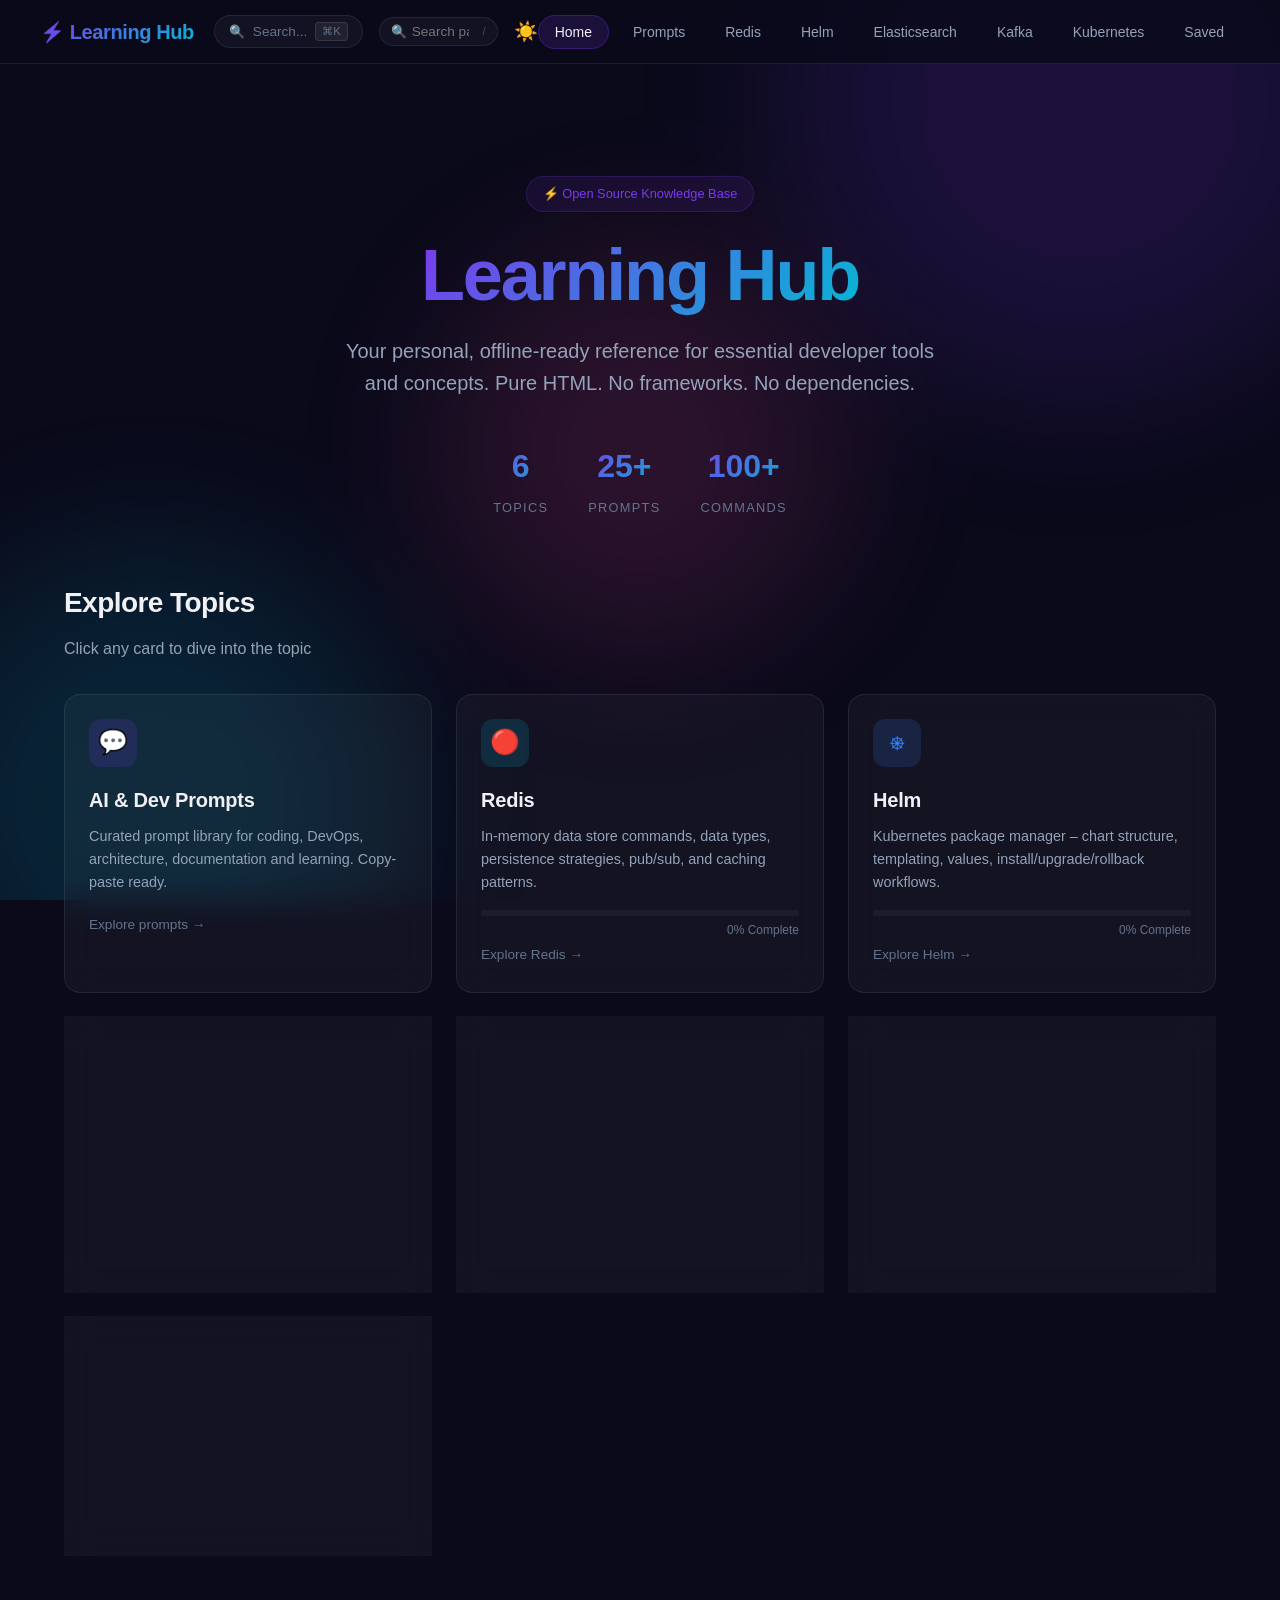
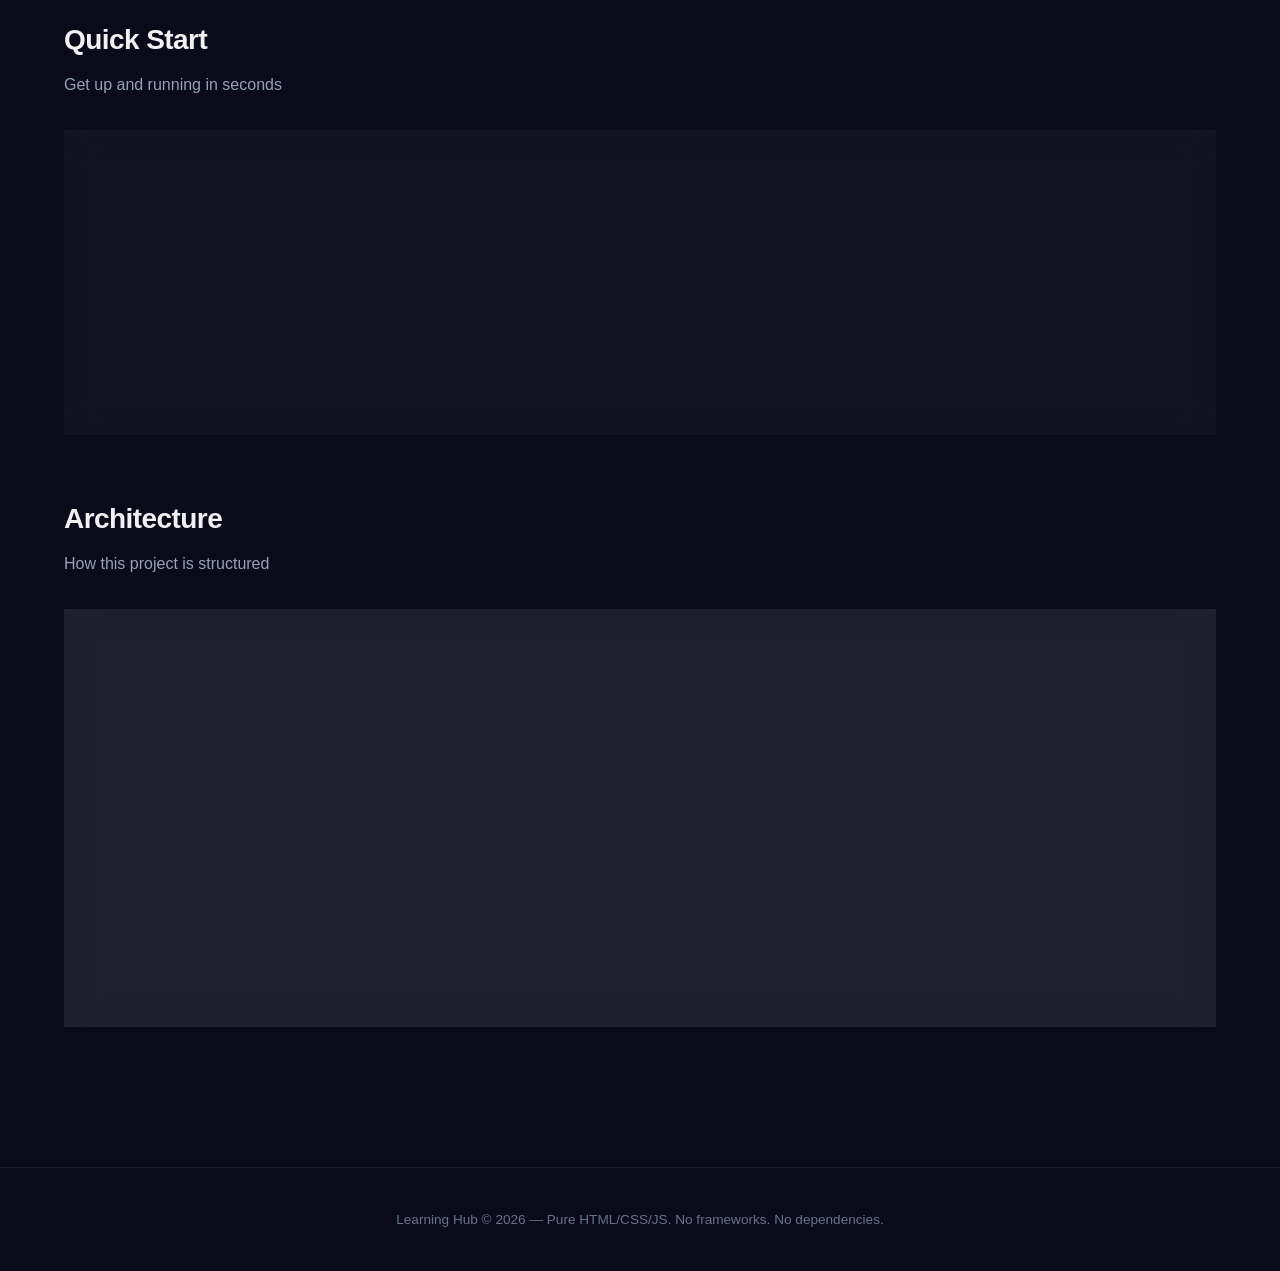
<file: index.html>
<!DOCTYPE html>
<html lang="en">
<head>
  <meta charset="UTF-8">
  <meta name="viewport" content="width=device-width, initial-scale=1.0">
  <title>Learning Hub – Your Personal Knowledge Base</title>
  <meta name="description" content="A curated collection of developer knowledge – prompts, Redis, Helm, Elasticsearch, Kafka and more. Pure HTML/CSS/JS, works offline.">
  <link rel="stylesheet" href="css/style.css">
</head>
<body>
  <div id="bg-orbs-placeholder"></div>
  <div id="nav-placeholder"></div>

  <main class="main-content">
    <div class="container">

      <!-- Hero Section -->
      <section class="hero">
        <div class="hero__badge">⚡ Open Source Knowledge Base</div>
        <h1 class="hero__title">
          <span class="hero__title-gradient">Learning Hub</span>
        </h1>
        <p class="hero__subtitle">
          Your personal, offline-ready reference for essential developer tools and concepts.
          Pure HTML. No frameworks. No dependencies.
        </p>
        <div class="hero__stats">
          <div class="hero__stat">
            <div class="hero__stat-number" id="stat-topics">6</div>
            <div class="hero__stat-label">Topics</div>
          </div>
          <div class="hero__stat">
            <div class="hero__stat-number" id="stat-prompts">25+</div>
            <div class="hero__stat-label">Prompts</div>
          </div>
          <div class="hero__stat">
            <div class="hero__stat-number" id="stat-commands">100+</div>
            <div class="hero__stat-label">Commands</div>
          </div>
        </div>
      </section>

      <!-- Topics Grid -->
      <section class="section reveal">
        <div class="section__header">
          <h2 class="section__title">Explore Topics</h2>
          <p class="section__subtitle">Click any card to dive into the topic</p>
        </div>

        <div class="topic-grid">

          <!-- Prompts -->
          <a href="prompts.html" class="topic-card card" id="card-prompts">
            <div class="topic-card__icon icon--purple">💬</div>
            <h3 class="topic-card__title">AI & Dev Prompts</h3>
            <p class="topic-card__desc">
              Curated prompt library for coding, DevOps, architecture, documentation and learning. Copy-paste ready.
            </p>
            <div class="topic-progress" data-page="prompts" data-total="0">
              <div class="topic-progress-bar"><div class="topic-progress-fill"></div></div>
              <span class="topic-progress-text"></span>
            </div>
            <span class="topic-card__arrow">Explore prompts →</span>
          </a>

          <!-- Redis -->
          <a href="redis.html" class="topic-card card" id="card-redis">
            <div class="topic-card__icon icon--cyan">🔴</div>
            <h3 class="topic-card__title">Redis</h3>
            <p class="topic-card__desc">
              In-memory data store commands, data types, persistence strategies, pub/sub, and caching patterns.
            </p>
            <div class="topic-progress" data-page="redis" data-total="7">
              <div class="topic-progress-bar"><div class="topic-progress-fill"></div></div>
              <span class="topic-progress-text">0%</span>
            </div>
            <span class="topic-card__arrow">Explore Redis →</span>
          </a>

          <!-- Helm -->
          <a href="helm.html" class="topic-card card" id="card-helm">
            <div class="topic-card__icon icon--blue">⎈</div>
            <h3 class="topic-card__title">Helm</h3>
            <p class="topic-card__desc">
              Kubernetes package manager – chart structure, templating, values, install/upgrade/rollback workflows.
            </p>
            <div class="topic-progress" data-page="helm" data-total="6">
              <div class="topic-progress-bar"><div class="topic-progress-fill"></div></div>
              <span class="topic-progress-text">0%</span>
            </div>
            <span class="topic-card__arrow">Explore Helm →</span>
          </a>

          <!-- Elasticsearch -->
          <a href="elasticsearch.html" class="topic-card card" id="card-elasticsearch">
            <div class="topic-card__icon icon--orange">🔍</div>
            <h3 class="topic-card__title">Elasticsearch</h3>
            <p class="topic-card__desc">
              Full-text search engine – REST API, Query DSL, mappings, aggregations, and index management.
            </p>
            <div class="topic-progress" data-page="elasticsearch" data-total="6">
              <div class="topic-progress-bar"><div class="topic-progress-fill"></div></div>
              <span class="topic-progress-text">0%</span>
            </div>
            <span class="topic-card__arrow">Explore Elasticsearch →</span>
          </a>

          <!-- Kafka -->
          <a href="kafka.html" class="topic-card card" id="card-kafka">
            <div class="topic-card__icon icon--green">📡</div>
            <h3 class="topic-card__title">Kafka</h3>
            <p class="topic-card__desc">
              Distributed event streaming – brokers, topics, partitions, consumer groups, and CLI commands.
            </p>
            <div class="topic-progress" data-page="kafka" data-total="6">
              <div class="topic-progress-bar"><div class="topic-progress-fill"></div></div>
              <span class="topic-progress-text">0%</span>
            </div>
            <span class="topic-card__arrow">Explore Kafka →</span>
          </a>

          <a href="kubernetes.html" class="card topic-card reveal">
            <h3 class="topic-card__title">Kubernetes</h3>
            <p class="topic-card__desc">
              Container orchestration platform for automating deployment, scaling, and operations of application containers.
            </p>
            <div class="topic-progress" data-page="kubernetes" data-total="4">
              <div class="topic-progress-bar"><div class="topic-progress-fill"></div></div>
              <span class="topic-progress-text">0%</span>
            </div>
            <span class="topic-card__arrow">Explore Kubernetes →</span>
          </a>

          <!-- Add New Topic Card -->
          <div class="card" id="card-add-new" style="border-style: dashed; display:flex; flex-direction:column; align-items:center; justify-content:center; text-align:center; min-height:200px;">
            <div style="font-size:2rem; margin-bottom:12px; opacity:0.4;">➕</div>
            <h3 class="topic-card__title" style="color: var(--text-muted);">Add New Topic</h3>
            <p class="topic-card__desc" style="color: var(--text-muted); font-size:0.85rem;">
              Copy <code>PAGE_TEMPLATE.html</code>, rename it, update content, and add a nav link.
              See <a href="CONTRIBUTING.md" style="color:var(--accent-cyan);">CONTRIBUTING.md</a> for details.
            </p>
          </div>

        </div>
      </section>

      <!-- Quick Start -->
      <section class="section reveal">
        <div class="section__header">
          <h2 class="section__title">Quick Start</h2>
          <p class="section__subtitle">Get up and running in seconds</p>
        </div>

        <div class="card content-card">
          <div class="content-card__title">🚀 Using This Hub</div>
          <div class="content-card__body">
            <p><strong>Locally:</strong> Just clone the repo and open any <code>.html</code> file in your browser. No server needed.</p>
            <br>
            <p><strong>Online:</strong> Access via GitHub Pages at your repository URL.</p>
            <br>
            <p><strong>Add a prompt:</strong> Edit <code>prompts.html</code> and add an object to the <code>promptsData</code> array.</p>
            <br>
            <p><strong>Add a topic:</strong> Copy <code>PAGE_TEMPLATE.html</code>, rename, fill content, and update the nav links in <code>js/common.js</code>.</p>
          </div>
        </div>
      </section>

      <!-- Architecture -->
      <section class="section reveal">
        <div class="section__header">
          <h2 class="section__title">Architecture</h2>
          <p class="section__subtitle">How this project is structured</p>
        </div>

        <div class="card content-card">
          <div class="code-block">
<pre><code>learning-hub/
├── index.html               # This landing page
├── prompts.html             # Prompt library (dynamic JS)
├── redis.html               # Redis reference
├── helm.html                # Helm reference
├── elasticsearch.html       # Elasticsearch reference
├── kafka.html               # Kafka reference
├── css/
│   └── style.css            # Shared design system
├── js/
│   └── common.js            # Dynamic nav, utilities
├── CONTRIBUTING.md          # How to contribute
├── STANDARDS.md             # Coding standards
└── PAGE_TEMPLATE.html       # Template for new pages</code></pre>
          </div>
        </div>
      </section>

    </div>
  </main>

  <div id="footer-placeholder"></div>
  <script src="js/search-data.js"></script>
  <script src="js/common.js"></script>
  <script>
    document.addEventListener('DOMContentLoaded', function() {
      // Initialize progress bars
      if (window.LearningHubStorage) {
        var progressElements = document.querySelectorAll('.topic-progress');
        for (var i = 0; i < progressElements.length; i++) {
          var el = progressElements[i];
          var pageId = el.getAttribute('data-page');
          var total = parseInt(el.getAttribute('data-total'), 10);
          
          if (total > 0) {
            var percent = window.LearningHubStorage.getTopicProgress(pageId, total);
            var fill = el.querySelector('.topic-progress-fill');
            var text = el.querySelector('.topic-progress-text');
            
            if (fill) fill.style.width = percent + '%';
            if (text) text.innerText = percent + '% Complete';
          } else {
            el.style.display = 'none'; // Hide if no sections are available to track
          }
        }
      }
    });
  </script>
</body>
</html>
</file>
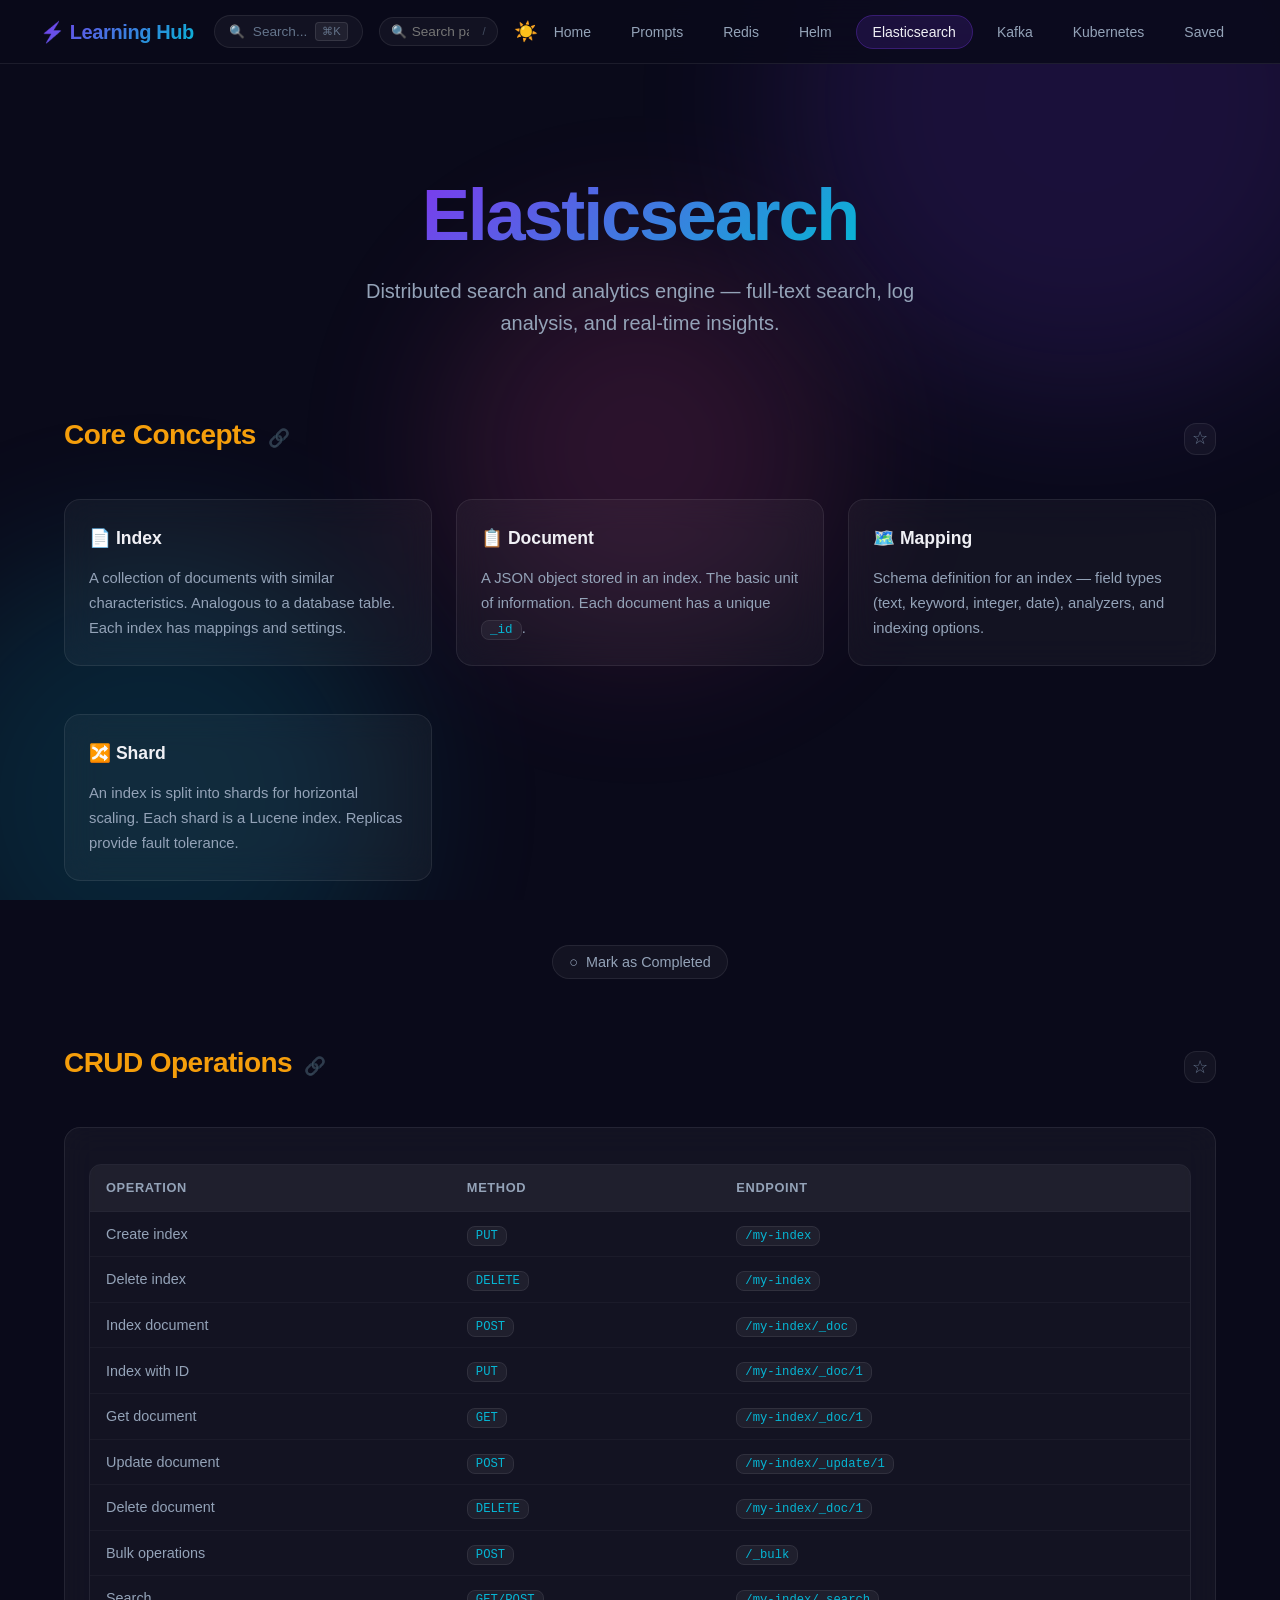
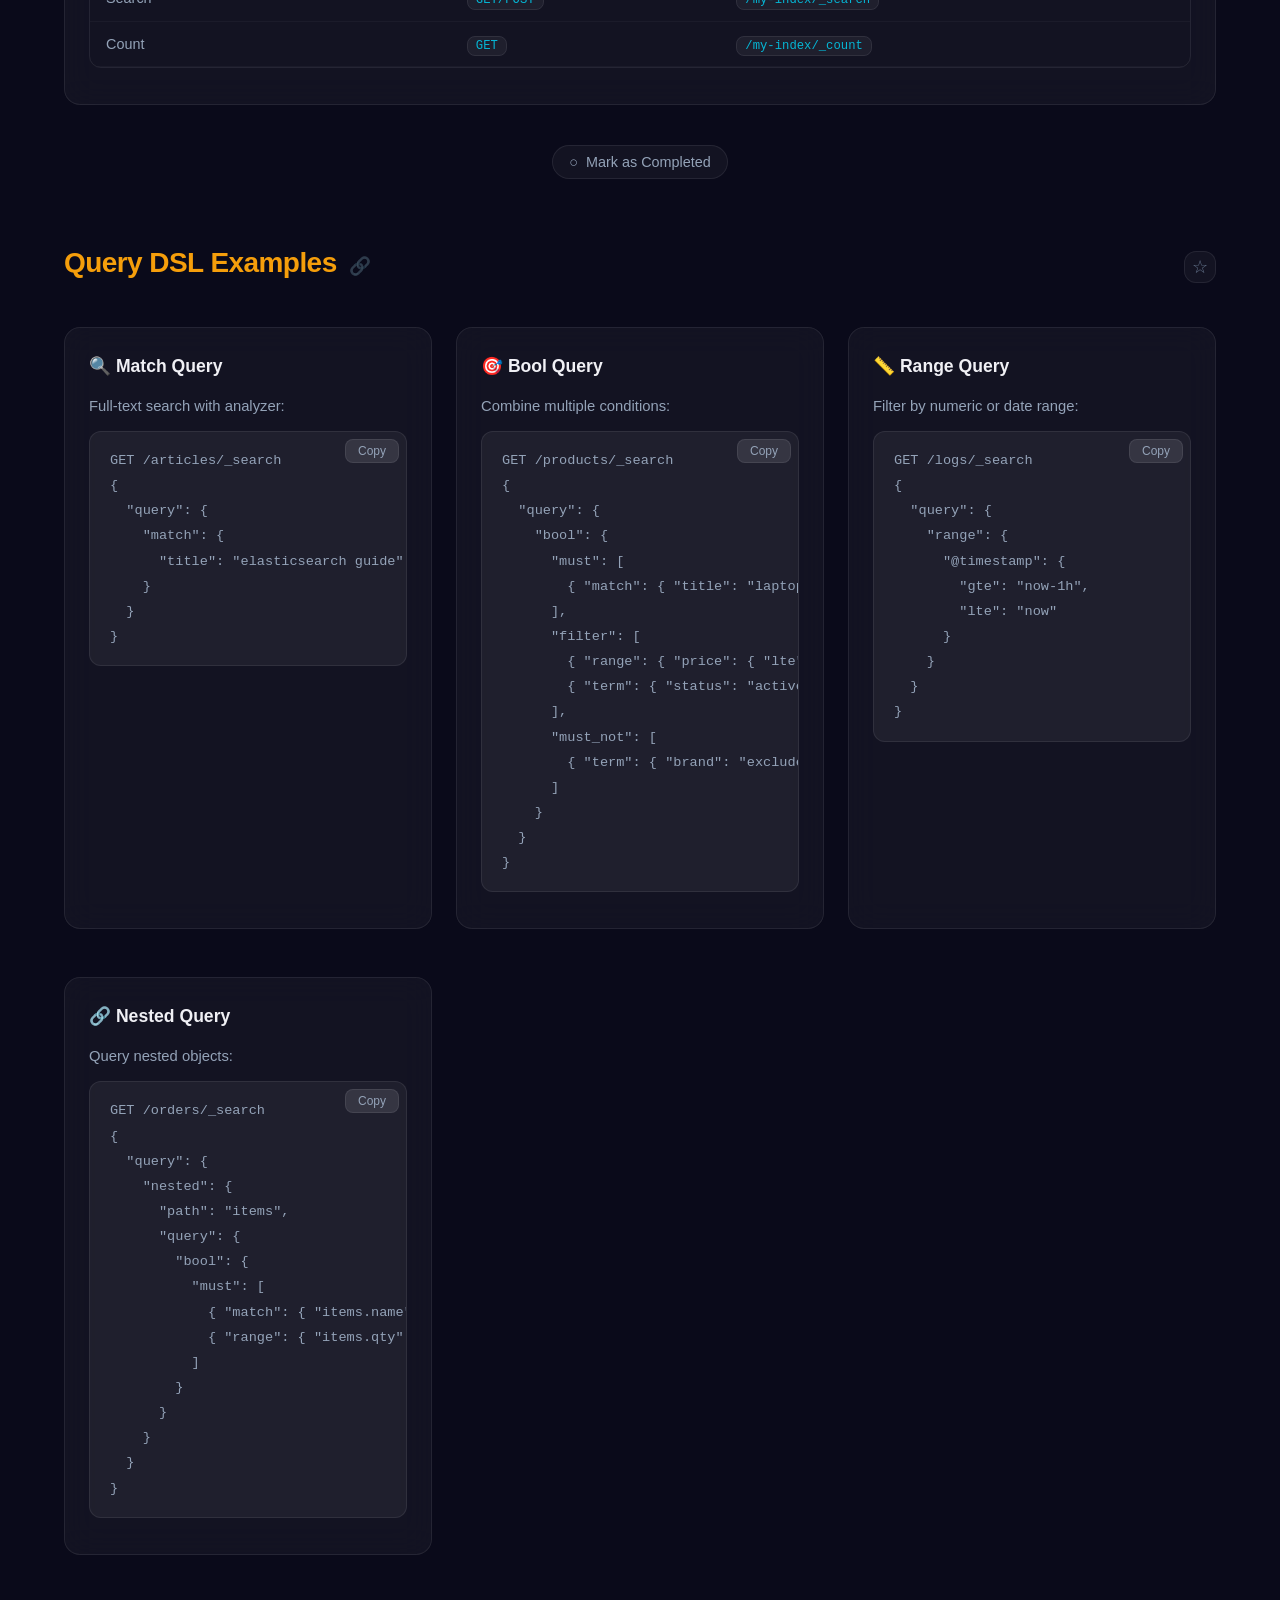
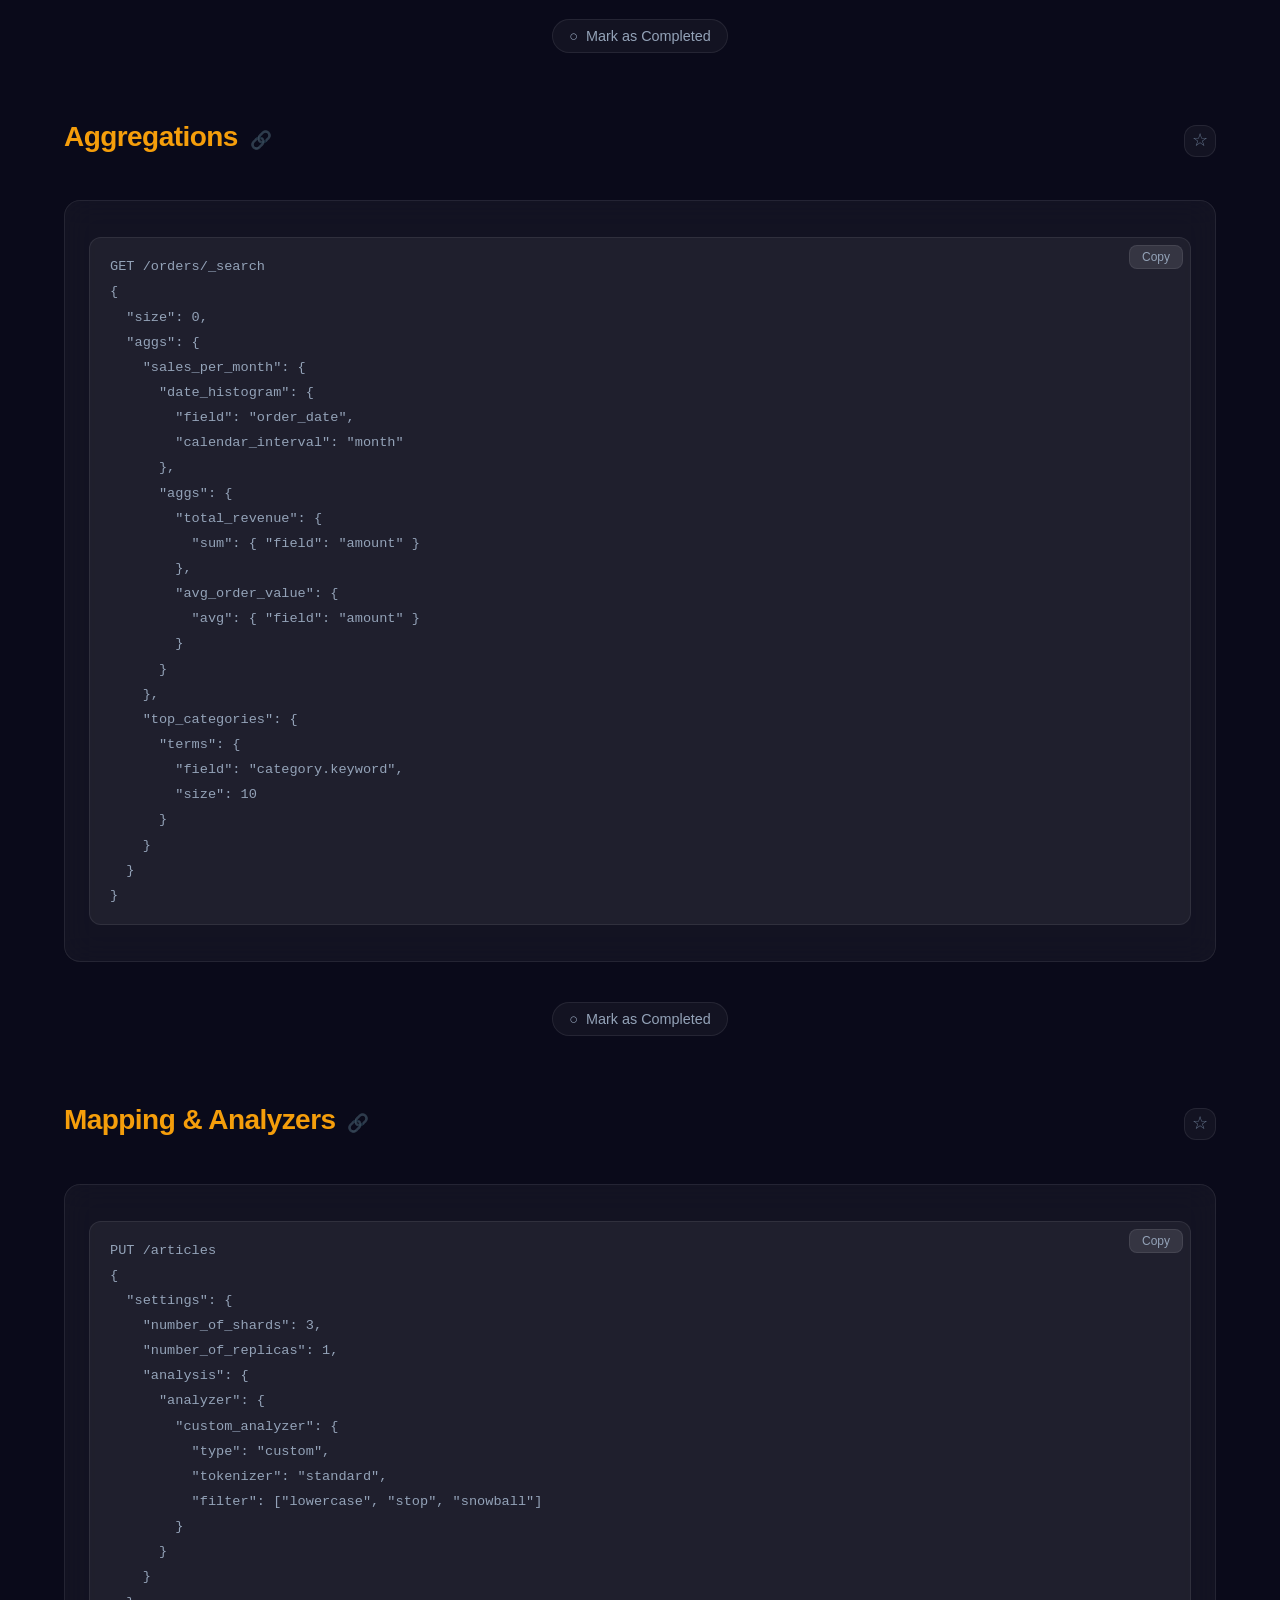
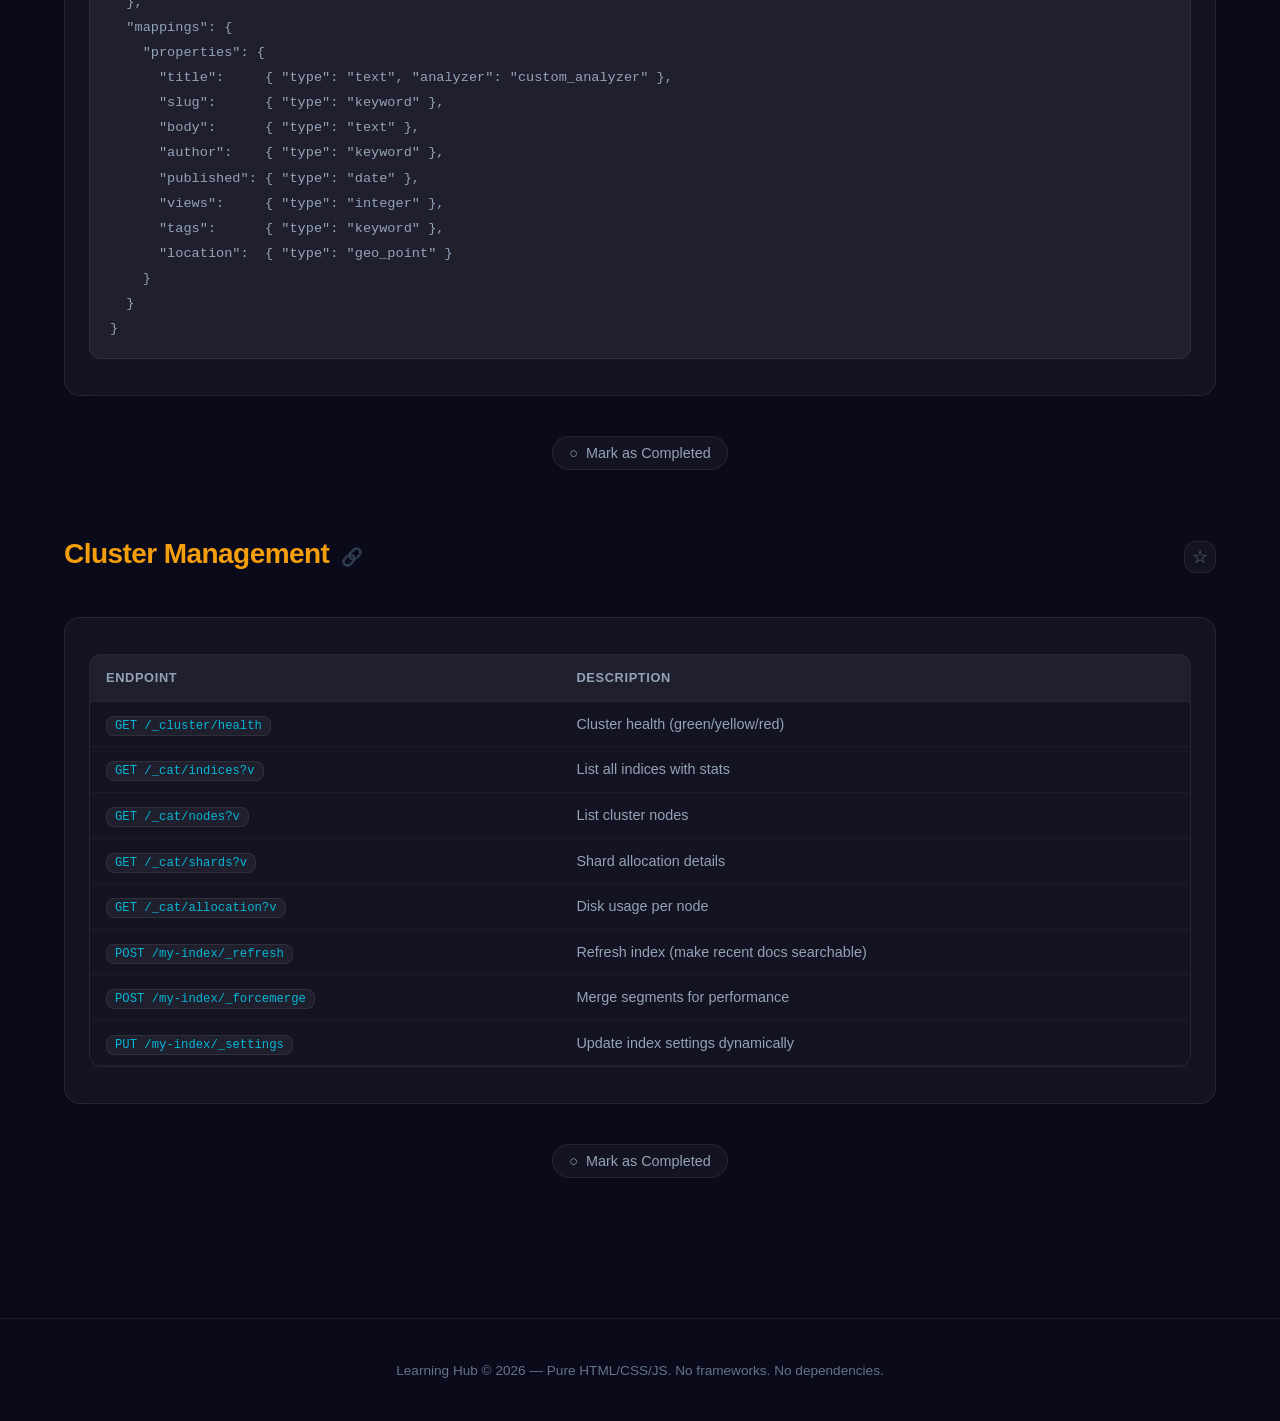
<file: elasticsearch.html>
<!DOCTYPE html>
<html lang="en">
<head>
  <meta charset="UTF-8">
  <meta name="viewport" content="width=device-width, initial-scale=1.0">
  <title>Elasticsearch Reference – Learning Hub</title>
  <meta name="description" content="Elasticsearch reference – REST API, Query DSL, mappings, aggregations, and index management.">
  <link rel="stylesheet" href="css/style.css">
</head>
<body class="page--elasticsearch">
  <div id="bg-orbs-placeholder"></div>
  <div id="nav-placeholder"></div>

  <main class="main-content">
    <div class="container">

      <section class="hero" style="padding-bottom:32px;">
        <h1 class="hero__title"><span class="hero__title-gradient">Elasticsearch</span></h1>
        <p class="hero__subtitle">Distributed search and analytics engine — full-text search, log analysis, and real-time insights.</p>
      </section>

      <!-- Core Concepts -->
      <section class="section reveal" id="sec-es-core">
        <div class="section__header" style="display:flex; justify-content:space-between; align-items:center;">
          <h2 class="section__title">Core Concepts</h2>
          <button class="bookmark-btn" data-id="bk-es-core" data-title="Elasticsearch: Core Concepts" title="Save this concept">☆</button>
        </div>
        <div class="topic-grid">
          <div class="card content-card">
            <div class="content-card__title">📄 Index</div>
            <div class="content-card__body">A collection of documents with similar characteristics. Analogous to a database table. Each index has mappings and settings.</div>
          </div>
          <div class="card content-card">
            <div class="content-card__title">📋 Document</div>
            <div class="content-card__body">A JSON object stored in an index. The basic unit of information. Each document has a unique <code>_id</code>.</div>
          </div>
          <div class="card content-card">
            <div class="content-card__title">🗺️ Mapping</div>
            <div class="content-card__body">Schema definition for an index — field types (text, keyword, integer, date), analyzers, and indexing options.</div>
          </div>
          <div class="card content-card">
            <div class="content-card__title">🔀 Shard</div>
            <div class="content-card__body">An index is split into shards for horizontal scaling. Each shard is a Lucene index. Replicas provide fault tolerance.</div>
          </div>
        </div>
        <div style="text-align: center; margin-top: 24px;">
          <button class="mark-read-btn" data-section-id="sec-es-core">Mark as Completed</button>
        </div>
      </section>

      <!-- CRUD Operations -->
      <section class="section reveal" id="sec-es-crud">
        <div class="section__header" style="display:flex; justify-content:space-between; align-items:center;">
          <h2 class="section__title">CRUD Operations</h2>
          <button class="bookmark-btn" data-id="bk-es-crud" data-title="Elasticsearch: CRUD Operations" title="Save these commands">☆</button>
        </div>
        <div class="card">
          <div class="table-wrapper">
            <table>
              <thead><tr><th>Operation</th><th>Method</th><th>Endpoint</th></tr></thead>
              <tbody>
                <tr><td>Create index</td><td><code>PUT</code></td><td><code>/my-index</code></td></tr>
                <tr><td>Delete index</td><td><code>DELETE</code></td><td><code>/my-index</code></td></tr>
                <tr><td>Index document</td><td><code>POST</code></td><td><code>/my-index/_doc</code></td></tr>
                <tr><td>Index with ID</td><td><code>PUT</code></td><td><code>/my-index/_doc/1</code></td></tr>
                <tr><td>Get document</td><td><code>GET</code></td><td><code>/my-index/_doc/1</code></td></tr>
                <tr><td>Update document</td><td><code>POST</code></td><td><code>/my-index/_update/1</code></td></tr>
                <tr><td>Delete document</td><td><code>DELETE</code></td><td><code>/my-index/_doc/1</code></td></tr>
                <tr><td>Bulk operations</td><td><code>POST</code></td><td><code>/_bulk</code></td></tr>
                <tr><td>Search</td><td><code>GET/POST</code></td><td><code>/my-index/_search</code></td></tr>
                <tr><td>Count</td><td><code>GET</code></td><td><code>/my-index/_count</code></td></tr>
              </tbody>
            </table>
          </div>
        </div>
        <div style="text-align: center; margin-top: 24px;">
          <button class="mark-read-btn" data-section-id="sec-es-crud">Mark as Completed</button>
        </div>
      </section>

      <!-- Query DSL -->
      <section class="section reveal" id="sec-es-query">
        <div class="section__header" style="display:flex; justify-content:space-between; align-items:center;">
          <h2 class="section__title">Query DSL Examples</h2>
          <button class="bookmark-btn" data-id="bk-es-query" data-title="Elasticsearch: Query DSL" title="Save these examples">☆</button>
        </div>
        <div class="topic-grid">
          <div class="card content-card">
            <div class="content-card__title">🔍 Match Query</div>
            <div class="content-card__body">
              Full-text search with analyzer:
              <div class="code-block"><pre><code>GET /articles/_search
{
  "query": {
    "match": {
      "title": "elasticsearch guide"
    }
  }
}</code></pre></div>
            </div>
          </div>
          <div class="card content-card">
            <div class="content-card__title">🎯 Bool Query</div>
            <div class="content-card__body">
              Combine multiple conditions:
              <div class="code-block"><pre><code>GET /products/_search
{
  "query": {
    "bool": {
      "must": [
        { "match": { "title": "laptop" } }
      ],
      "filter": [
        { "range": { "price": { "lte": 1000 } } },
        { "term": { "status": "active" } }
      ],
      "must_not": [
        { "term": { "brand": "excluded" } }
      ]
    }
  }
}</code></pre></div>
            </div>
          </div>
          <div class="card content-card">
            <div class="content-card__title">📏 Range Query</div>
            <div class="content-card__body">
              Filter by numeric or date range:
              <div class="code-block"><pre><code>GET /logs/_search
{
  "query": {
    "range": {
      "@timestamp": {
        "gte": "now-1h",
        "lte": "now"
      }
    }
  }
}</code></pre></div>
            </div>
          </div>
          <div class="card content-card">
            <div class="content-card__title">🔗 Nested Query</div>
            <div class="content-card__body">
              Query nested objects:
              <div class="code-block"><pre><code>GET /orders/_search
{
  "query": {
    "nested": {
      "path": "items",
      "query": {
        "bool": {
          "must": [
            { "match": { "items.name": "widget" } },
            { "range": { "items.qty": { "gte": 5 } } }
          ]
        }
      }
    }
  }
}</code></pre></div>
            </div>
          </div>
        </div>
        <div style="text-align: center; margin-top: 24px;">
          <button class="mark-read-btn" data-section-id="sec-es-query">Mark as Completed</button>
        </div>
      </section>

      <!-- Aggregations -->
      <section class="section reveal" id="sec-es-aggregations">
        <div class="section__header" style="display:flex; justify-content:space-between; align-items:center;">
          <h2 class="section__title">Aggregations</h2>
          <button class="bookmark-btn" data-id="bk-es-aggregations" data-title="Elasticsearch: Aggregations" title="Save this concept">☆</button>
        </div>
        <div class="card content-card">
          <div class="content-card__body">
            <div class="code-block"><pre><code>GET /orders/_search
{
  "size": 0,
  "aggs": {
    "sales_per_month": {
      "date_histogram": {
        "field": "order_date",
        "calendar_interval": "month"
      },
      "aggs": {
        "total_revenue": {
          "sum": { "field": "amount" }
        },
        "avg_order_value": {
          "avg": { "field": "amount" }
        }
      }
    },
    "top_categories": {
      "terms": {
        "field": "category.keyword",
        "size": 10
      }
    }
  }
}</code></pre></div>
          </div>
        </div>
        <div style="text-align: center; margin-top: 24px;">
          <button class="mark-read-btn" data-section-id="sec-es-aggregations">Mark as Completed</button>
        </div>
      </section>

      <!-- Mapping Example -->
      <section class="section reveal" id="sec-es-mapping">
        <div class="section__header" style="display:flex; justify-content:space-between; align-items:center;">
          <h2 class="section__title">Mapping & Analyzers</h2>
          <button class="bookmark-btn" data-id="bk-es-mapping" data-title="Elasticsearch: Mapping & Analyzers" title="Save this concept">☆</button>
        </div>
        <div class="card content-card">
          <div class="content-card__body">
            <div class="code-block"><pre><code>PUT /articles
{
  "settings": {
    "number_of_shards": 3,
    "number_of_replicas": 1,
    "analysis": {
      "analyzer": {
        "custom_analyzer": {
          "type": "custom",
          "tokenizer": "standard",
          "filter": ["lowercase", "stop", "snowball"]
        }
      }
    }
  },
  "mappings": {
    "properties": {
      "title":     { "type": "text", "analyzer": "custom_analyzer" },
      "slug":      { "type": "keyword" },
      "body":      { "type": "text" },
      "author":    { "type": "keyword" },
      "published": { "type": "date" },
      "views":     { "type": "integer" },
      "tags":      { "type": "keyword" },
      "location":  { "type": "geo_point" }
    }
  }
}</code></pre></div>
          </div>
        </div>
        <div style="text-align: center; margin-top: 24px;">
          <button class="mark-read-btn" data-section-id="sec-es-mapping">Mark as Completed</button>
        </div>
      </section>

      <!-- Cluster Health -->
      <section class="section reveal" id="sec-es-cluster">
        <div class="section__header" style="display:flex; justify-content:space-between; align-items:center;">
          <h2 class="section__title">Cluster Management</h2>
          <button class="bookmark-btn" data-id="bk-es-cluster" data-title="Elasticsearch: Cluster Management" title="Save these commands">☆</button>
        </div>
        <div class="card">
          <div class="table-wrapper">
            <table>
              <thead><tr><th>Endpoint</th><th>Description</th></tr></thead>
              <tbody>
                <tr><td><code>GET /_cluster/health</code></td><td>Cluster health (green/yellow/red)</td></tr>
                <tr><td><code>GET /_cat/indices?v</code></td><td>List all indices with stats</td></tr>
                <tr><td><code>GET /_cat/nodes?v</code></td><td>List cluster nodes</td></tr>
                <tr><td><code>GET /_cat/shards?v</code></td><td>Shard allocation details</td></tr>
                <tr><td><code>GET /_cat/allocation?v</code></td><td>Disk usage per node</td></tr>
                <tr><td><code>POST /my-index/_refresh</code></td><td>Refresh index (make recent docs searchable)</td></tr>
                <tr><td><code>POST /my-index/_forcemerge</code></td><td>Merge segments for performance</td></tr>
                <tr><td><code>PUT /my-index/_settings</code></td><td>Update index settings dynamically</td></tr>
              </tbody>
            </table>
          </div>
        </div>
        <div style="text-align: center; margin-top: 24px;">
          <button class="mark-read-btn" data-section-id="sec-es-cluster">Mark as Completed</button>
        </div>
      </section>

    </div>
  </main>

  <div id="footer-placeholder"></div>
  <script src="js/search-data.js"></script>
  <script src="js/common.js"></script>
</body>
</html>
</file>
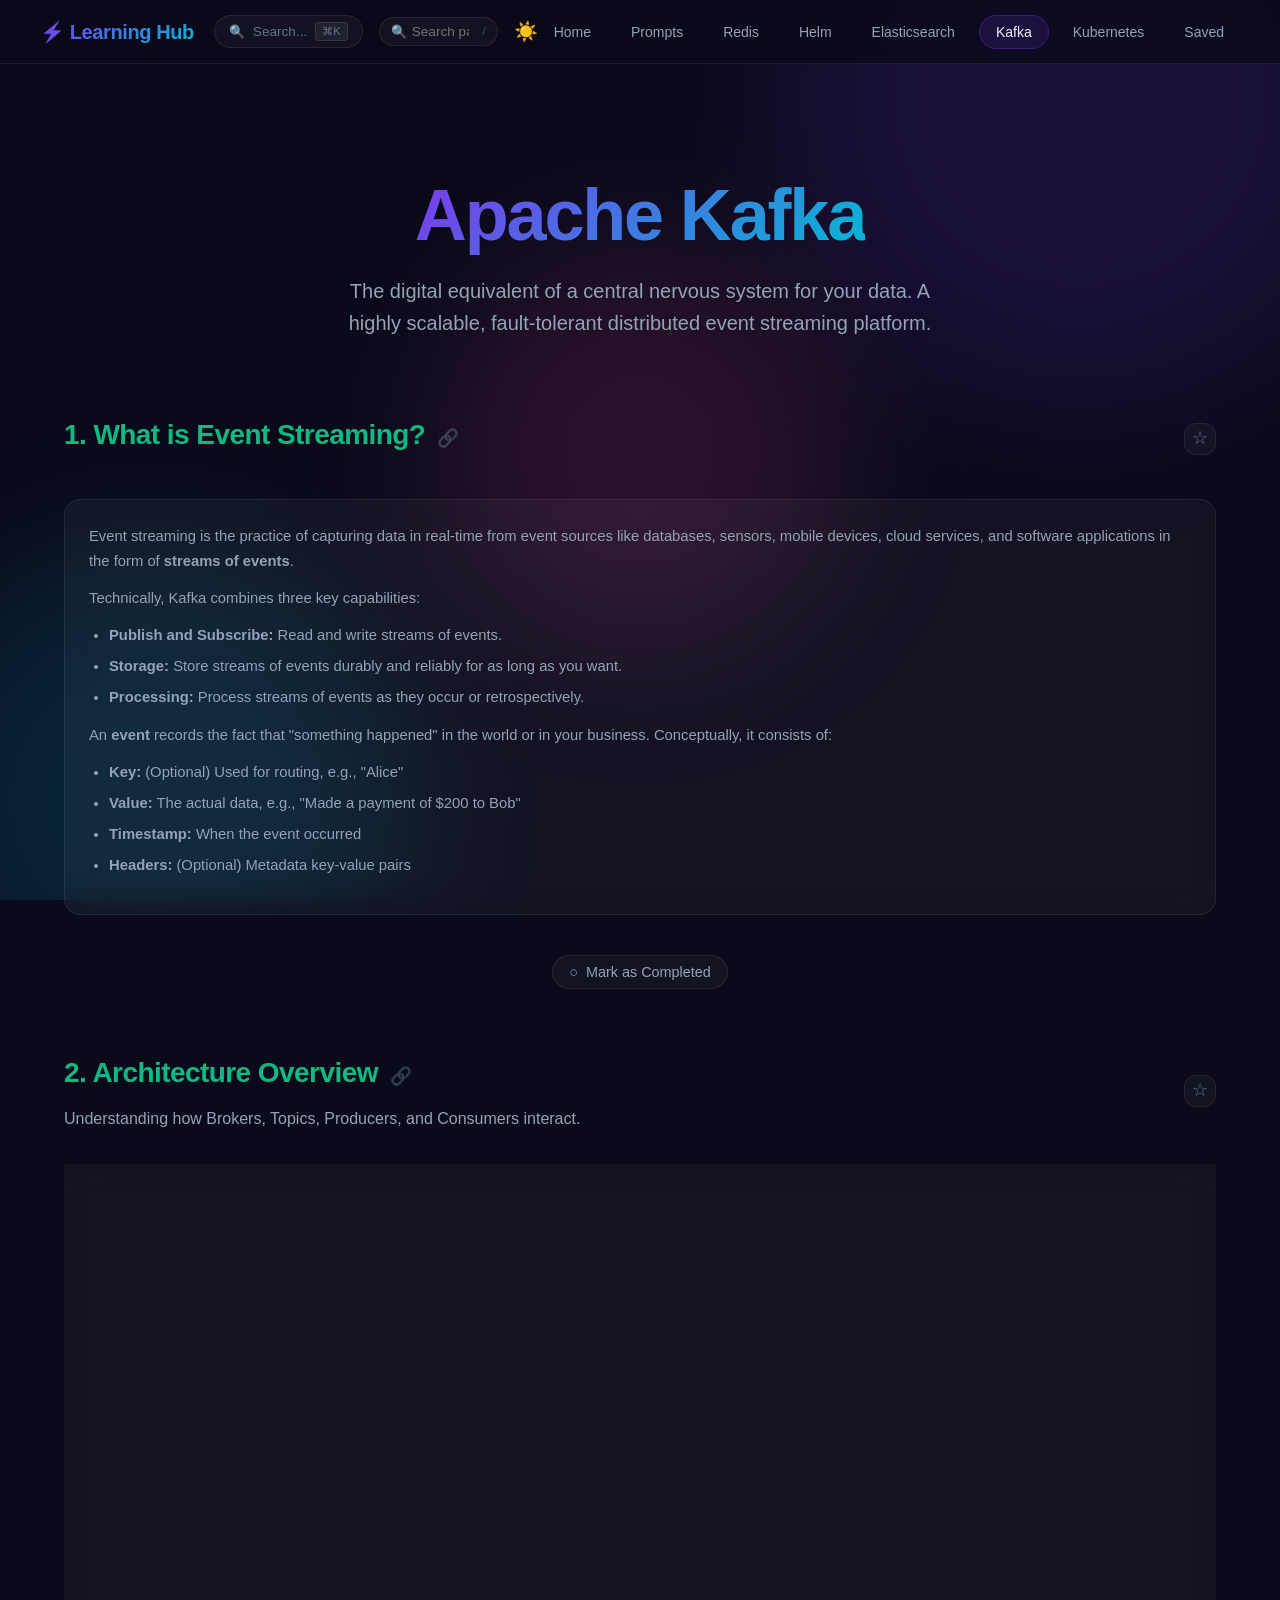
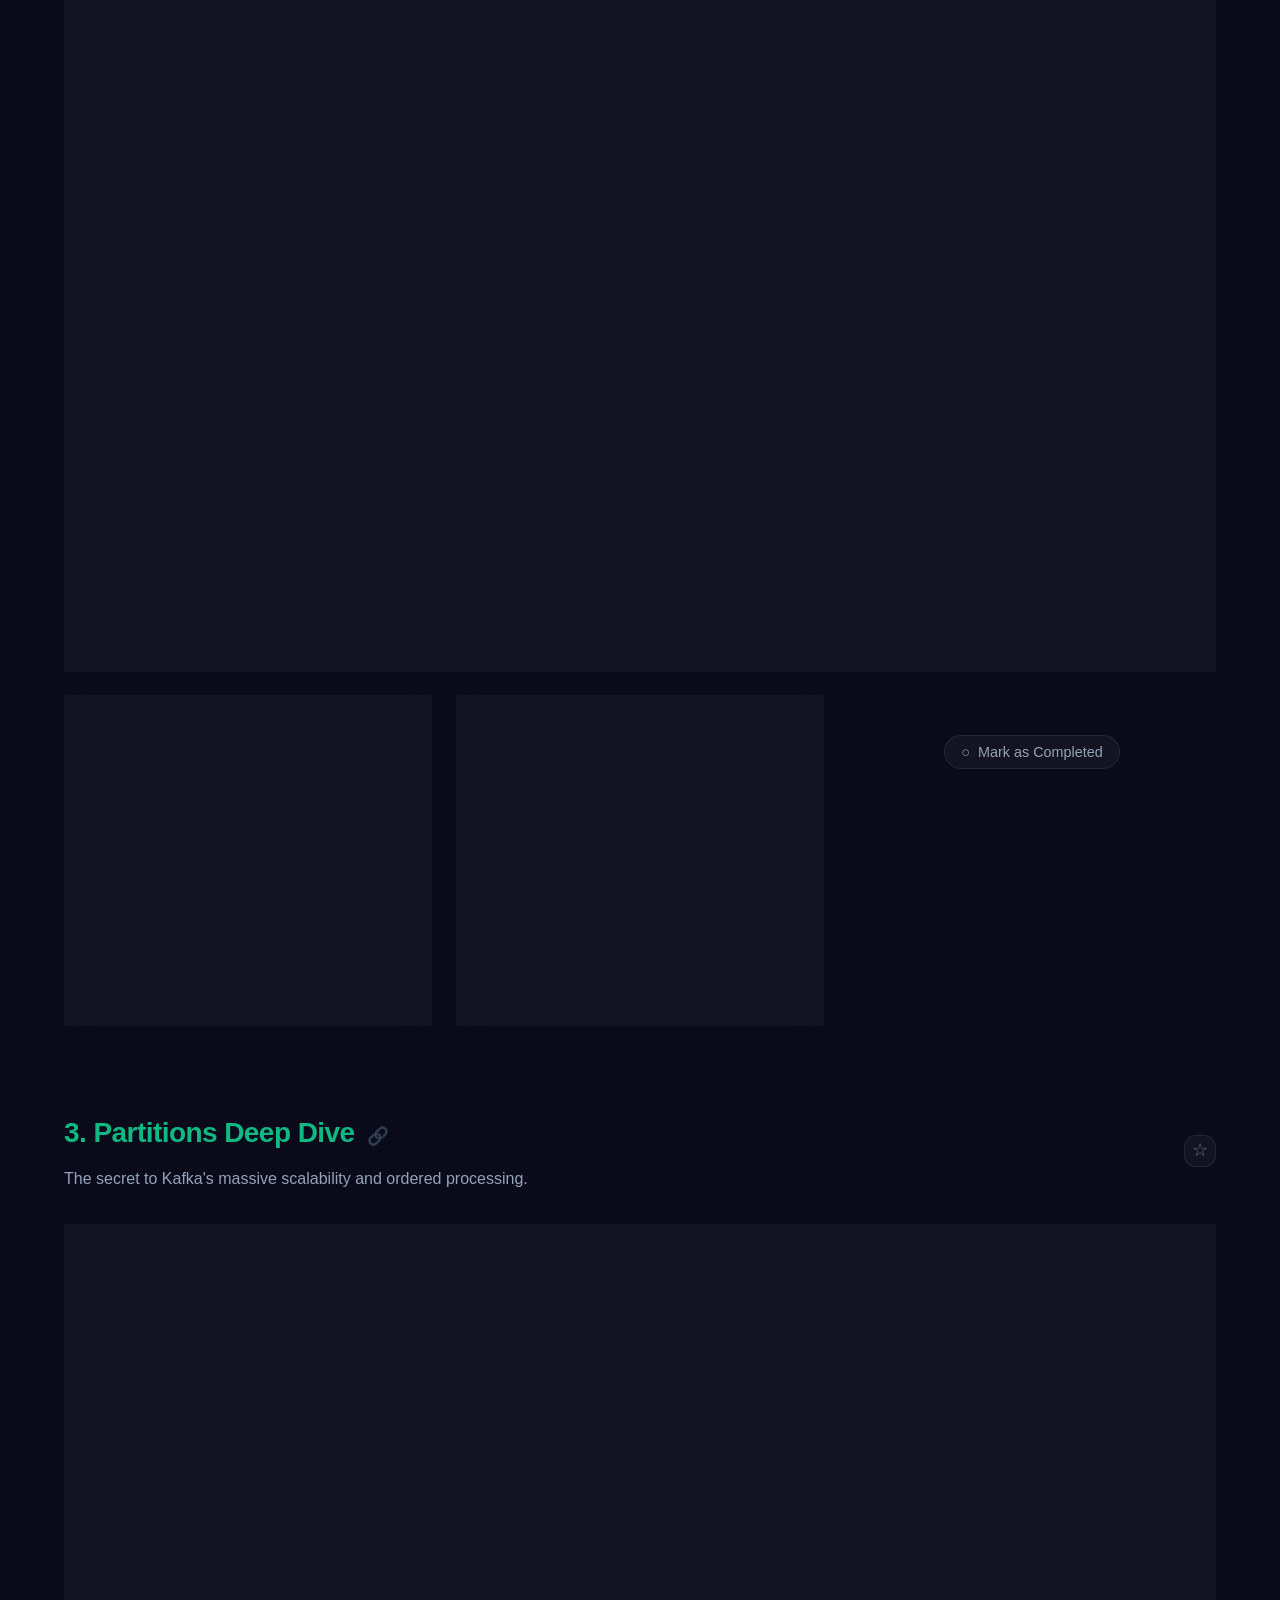
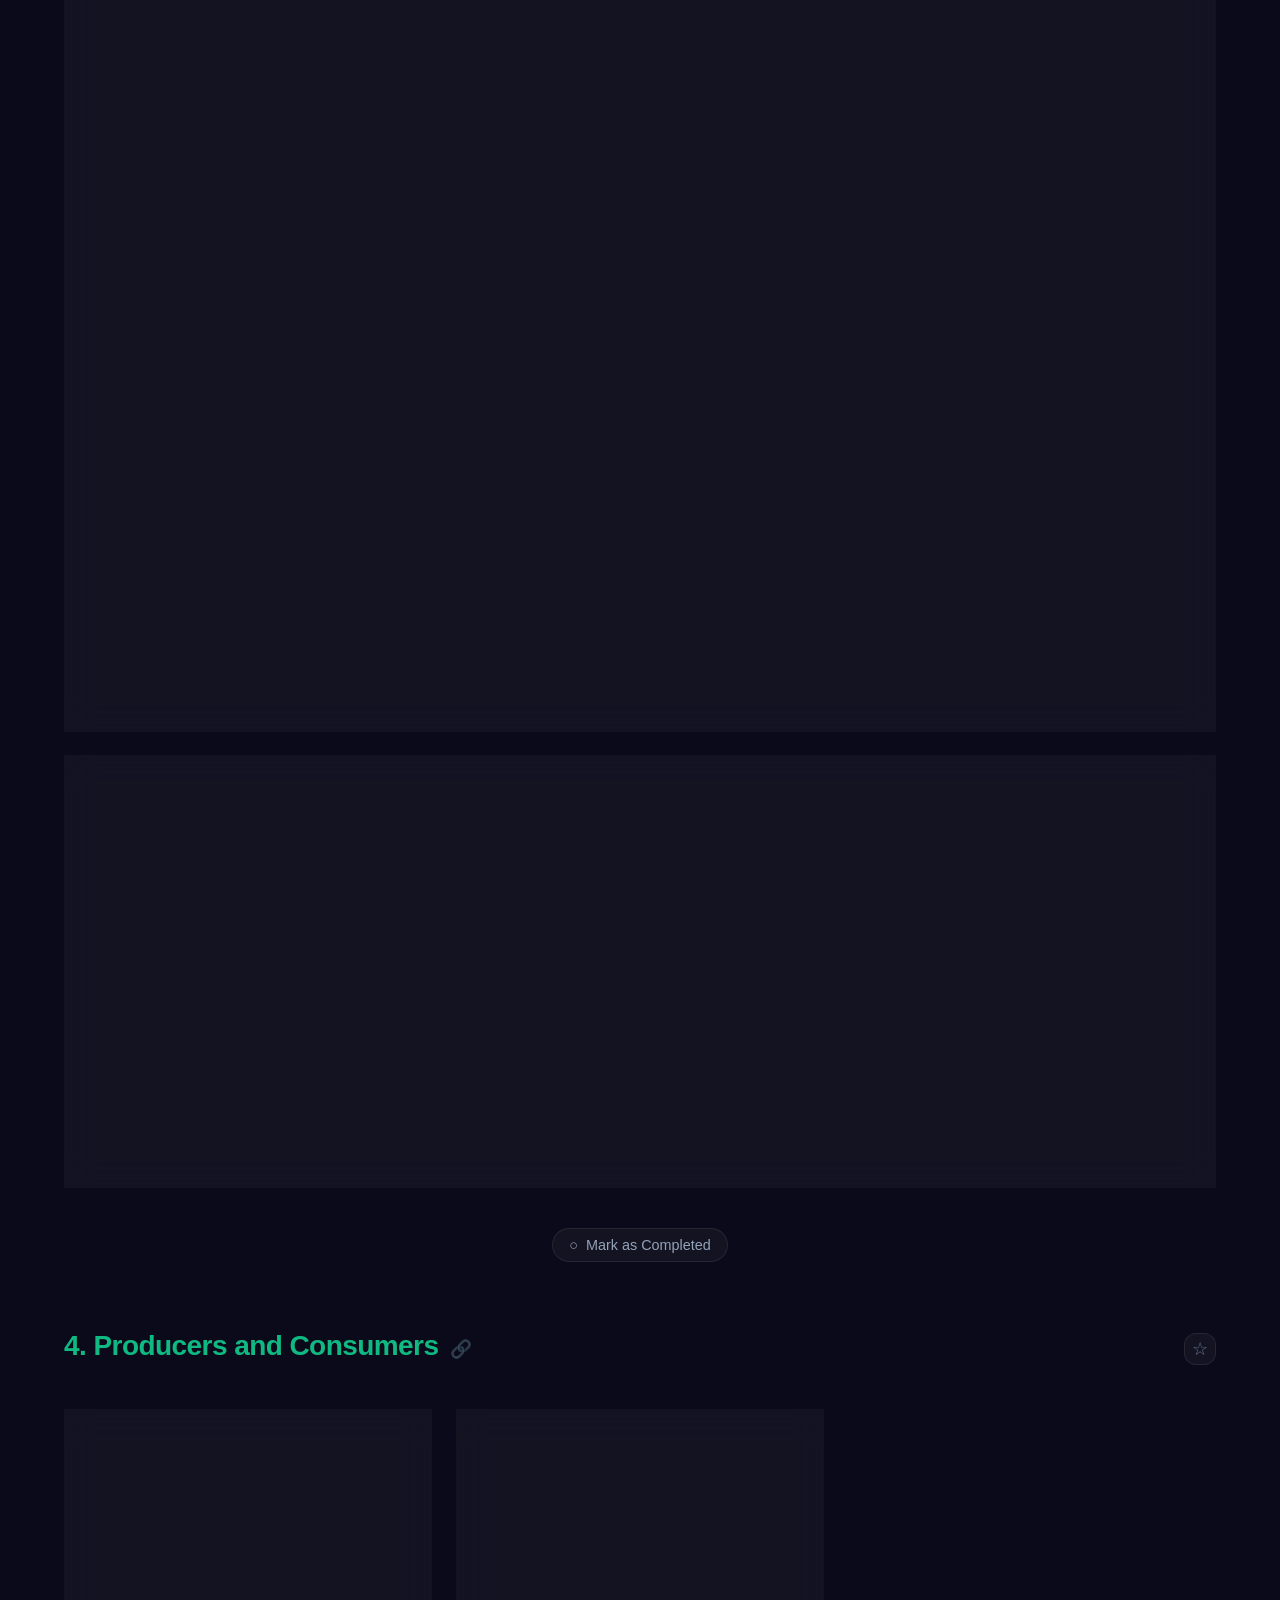
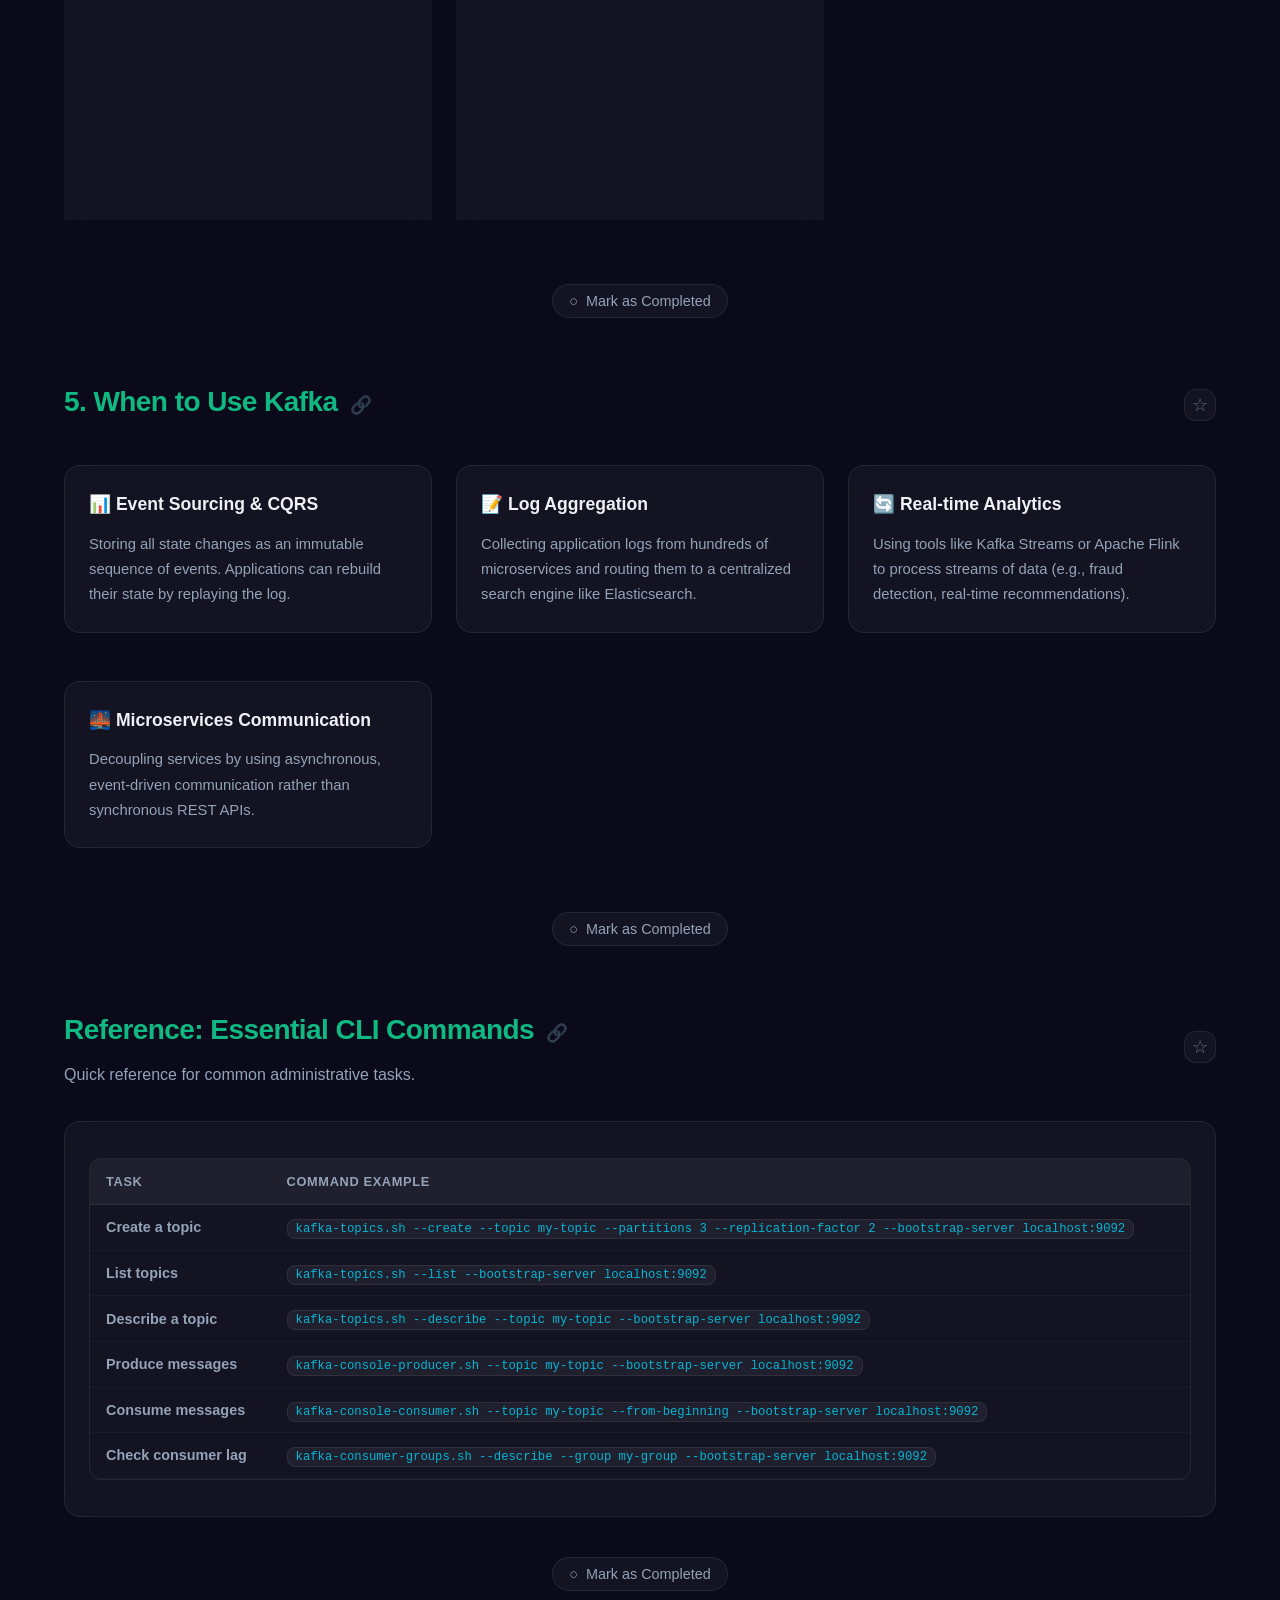
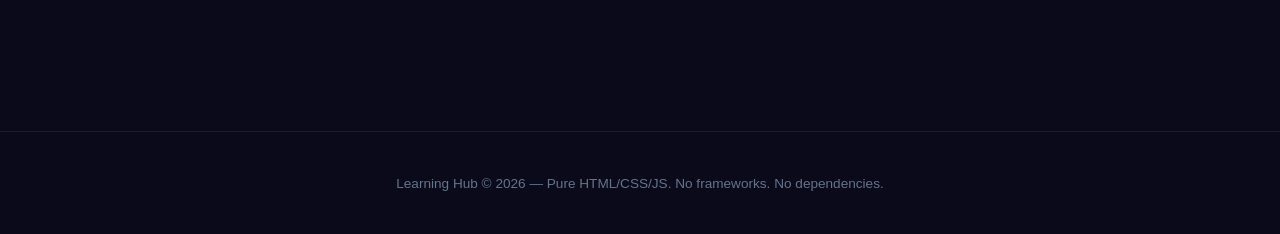
<file: kafka.html>
<!DOCTYPE html>
<html lang="en">
<head>
  <meta charset="UTF-8">
  <meta name="viewport" content="width=device-width, initial-scale=1.0">
  <title>Kafka Deep Dive – Learning Hub</title>
  <meta name="description" content="Comprehensive Apache Kafka learning material – event streaming concepts, architecture deep dive, partitions, and producer/consumer mechanics.">
  <link rel="stylesheet" href="css/style.css">
</head>
<body class="page--kafka">
  <div id="bg-orbs-placeholder"></div>
  <div id="nav-placeholder"></div>

  <main class="main-content">
    <div class="container">

      <section class="hero" style="padding-bottom:32px;">
        <h1 class="hero__title"><span class="hero__title-gradient">Apache Kafka</span></h1>
        <p class="hero__subtitle">The digital equivalent of a central nervous system for your data. A highly scalable, fault-tolerant distributed event streaming platform.</p>
      </section>

      <!-- What is Event Streaming -->
      <section class="section reveal" id="sec-what-is-event-streaming">
        <div class="section__header" style="display:flex; justify-content:space-between; align-items:center;">
          <h2 class="section__title">1. What is Event Streaming?</h2>
          <button class="bookmark-btn" data-id="bk-kafka-event-streaming" data-title="Kafka: What is Event Streaming?" title="Save this concept">☆</button>
        </div>
        <div class="card content-card">
          <div class="content-card__body">
            <p>Event streaming is the practice of capturing data in real-time from event sources like databases, sensors, mobile devices, cloud services, and software applications in the form of <strong>streams of events</strong>.</p>
            <p>Technically, Kafka combines three key capabilities:</p>
            <ul>
              <li><strong>Publish and Subscribe:</strong> Read and write streams of events.</li>
              <li><strong>Storage:</strong> Store streams of events durably and reliably for as long as you want.</li>
              <li><strong>Processing:</strong> Process streams of events as they occur or retrospectively.</li>
            </ul>
            <p>An <strong>event</strong> records the fact that "something happened" in the world or in your business. Conceptually, it consists of:</p>
            <ul>
              <li><strong>Key:</strong> (Optional) Used for routing, e.g., "Alice"</li>
              <li><strong>Value:</strong> The actual data, e.g., "Made a payment of $200 to Bob"</li>
              <li><strong>Timestamp:</strong> When the event occurred</li>
              <li><strong>Headers:</strong> (Optional) Metadata key-value pairs</li>
            </ul>
            </ul>
          </div>
        </div>
        <div style="text-align: center; margin-top: 24px;">
          <button class="mark-read-btn" data-section-id="sec-what-is-event-streaming">Mark as Completed</button>
        </div>
      </section>

      <!-- Architecture Overview -->
      <section class="section reveal" id="sec-architecture">
        <div class="section__header" style="display:flex; justify-content:space-between; align-items:center;">
          <div>
            <h2 class="section__title">2. Architecture Overview</h2>
            <p class="section__subtitle">Understanding how Brokers, Topics, Producers, and Consumers interact.</p>
          </div>
          <button class="bookmark-btn" data-id="bk-kafka-architecture" data-title="Kafka: Architecture Overview" title="Save this concept">☆</button>
        </div>
        
        <div class="card content-card text-center mb-3">
          <img src="images/kafka-architecture.png" alt="Kafka Cluster Architecture showing Brokers, Partitions, Producers, and Consumers" style="max-width: 100%; border-radius: var(--radius-md); border: 1px solid var(--glass-border);">
          <p class="text-muted mt-1" style="font-size: 0.85rem;">Figure 1: High-level Kafka Architecture. Producers write to topics, and Consumers within a Consumer Group read from them. Data is partitioned across multiple Brokers.</p>
        </div>

        <div class="topic-grid">
          <div class="card content-card">
            <div class="content-card__title">🖥️ Brokers & Cluster</div>
            <div class="content-card__body">
              <p>Kafka runs as a cluster of one or more servers called <strong>Brokers</strong>. These servers form the storage layer.</p>
              <p>The cluster is highly scalable and fault-tolerant. If a broker fails, other brokers take over its work to ensure continuous operation without data loss. Historically managed by ZooKeeper, Kafka is moving towards KRaft (Kafka Raft) for self-managed metadata quorum.</p>
            </div>
          </div>
          <div class="card content-card">
            <div class="content-card__title">📮 Topics</div>
            <div class="content-card__body">
              <p>Events are organized and durably stored in <strong>Topics</strong>. Think of a topic as a category or feed name. </p>
              <p>Topics in Kafka are multi-producer and multi-subscriber. Events in a topic are not deleted after consumption; instead, Kafka retains them based on a configured time (e.g., 7 days) or size limit.</p>
          </div>
        </div>
        <div style="text-align: center; margin-top: 24px;">
          <button class="mark-read-btn" data-section-id="sec-architecture">Mark as Completed</button>
        </div>
      </section>

      <!-- Partitions Deep Dive -->
      <section class="section reveal" id="sec-partitions">
        <div class="section__header" style="display:flex; justify-content:space-between; align-items:center;">
          <div>
            <h2 class="section__title">3. Partitions Deep Dive</h2>
            <p class="section__subtitle">The secret to Kafka's massive scalability and ordered processing.</p>
          </div>
          <button class="bookmark-btn" data-id="bk-kafka-partitions" data-title="Kafka: Partitions Deep Dive" title="Save this concept">☆</button>
        </div>

        <div class="card content-card text-center mb-3">
          <img src="images/kafka-partitions.png" alt="Internals of Kafka Partitions showing sequential offsets and append-only writes" style="max-width: 100%; border-radius: var(--radius-md); border: 1px solid var(--glass-border);">
          <p class="text-muted mt-1" style="font-size: 0.85rem;">Figure 2: Internals of a Kafka Topic. It is divided into multiple partitions. Events with the same key go to the same partition, guaranteeing order.</p>
        </div>

        <div class="card content-card">
          <div class="content-card__body">
            <p>Topics are <strong>partitioned</strong>, meaning a topic is spread over a number of "buckets" located on different Kafka brokers. This distributed placement allows client applications to read and write data from many brokers simultaneously.</p>
            
            <h3>How Partitions Work:</h3>
            <ul>
              <li><strong>Append-Only:</strong> When a new event is published, it is appended to the end of one of the topic's partitions. It is an immutable log.</li>
              <li><strong>Offsets:</strong> Each event in a partition receives a sequential ID number called an <strong>offset</strong>. The offset uniquely identifies an event within a partition.</li>
              <li><strong>Ordering:</strong> Kafka only guarantees the order of events <em>within a single partition</em>, not across the entire topic.</li>
              <li><strong>Key-Based Routing:</strong> If an event has a key (e.g., "user-A"), a hash of that key determines the partition. This guarantees that all events for "user-A" end up in the exact same partition, ensuring ordered processing for that specific entity.</li>
            </ul>

            <h3>Replication:</h3>
            <p>For fault tolerance, every topic partition can be replicated across multiple brokers. A replication factor of 3 means there are 3 copies of the data.</p>
            <ul>
              <li><strong>Leader:</strong> One replica acts as the leader. All read and write requests for that partition go through the leader.</li>
              <li><strong>Followers:</strong> The other replicas passively replicate the leader's data. If the leader fails, a follower automatically becomes the new leader.</li>
            </ul>
          </div>
        </div>
        <div style="text-align: center; margin-top: 24px;">
          <button class="mark-read-btn" data-section-id="sec-partitions">Mark as Completed</button>
        </div>
      </section>

      <!-- Producer & Consumer Mechanics -->
      <section class="section reveal" id="sec-producers-consumers">
        <div class="section__header" style="display:flex; justify-content:space-between; align-items:center;">
          <h2 class="section__title">4. Producers and Consumers</h2>
          <button class="bookmark-btn" data-id="bk-kafka-producers-consumers" data-title="Kafka: Producers & Consumers" title="Save this concept">☆</button>
        </div>
        
        <div class="topic-grid">
          <div class="card content-card">
            <div class="content-card__title">📤 Producers</div>
            <div class="content-card__body">
              <p>Producers publish events to topics. They automatically know which broker and partition to write to. Delivery semantics can be tuned:</p>
              <ul>
                <li><strong>Fire-and-forget:</strong> Fast, but risks data loss (acks=0).</li>
                <li><strong>Leader acknowledgment:</strong> Waits for the leader to write the data (acks=1).</li>
                <li><strong>Full acknowledgment:</strong> Waits for the leader and all in-sync replicas to write the data (acks=all). Safest.</li>
              </ul>
            </div>
          </div>
          
          <div class="card content-card">
            <div class="content-card__title">📥 Consumers & Consumer Groups</div>
            <div class="content-card__body">
              <p>Consumers read events from topics. They are organized into <strong>Consumer Groups</strong>.</p>
              <ul>
                <li>A consumer group acts as a single logical subscriber.</li>
                <li>Each partition in a topic is consumed by <strong>exactly one</strong> consumer within the group.</li>
                <li>If you have more consumers than partitions, some consumers will sit idle. This is how Kafka scales consumption horizontally.</li>
                <li>Consumers track their progress by committing their current <strong>offset</strong> back to Kafka.</li>
              </ul>
            </div>
          </div>
        </div>
        <div style="text-align: center; margin-top: 24px;">
          <button class="mark-read-btn" data-section-id="sec-producers-consumers">Mark as Completed</button>
        </div>
      </section>

      <!-- Practical Use Cases -->
      <section class="section reveal" id="sec-use-cases">
        <div class="section__header" style="display:flex; justify-content:space-between; align-items:center;">
          <h2 class="section__title">5. When to Use Kafka</h2>
          <button class="bookmark-btn" data-id="bk-kafka-use-cases" data-title="Kafka: Use Cases" title="Save this concept">☆</button>
        </div>
        <div class="topic-grid">
          <div class="card content-card">
            <div class="content-card__title">📊 Event Sourcing & CQRS</div>
            <div class="content-card__body">Storing all state changes as an immutable sequence of events. Applications can rebuild their state by replaying the log.</div>
          </div>
          <div class="card content-card">
            <div class="content-card__title">📝 Log Aggregation</div>
            <div class="content-card__body">Collecting application logs from hundreds of microservices and routing them to a centralized search engine like Elasticsearch.</div>
          </div>
          <div class="card content-card">
            <div class="content-card__title">🔄 Real-time Analytics</div>
            <div class="content-card__body">Using tools like Kafka Streams or Apache Flink to process streams of data (e.g., fraud detection, real-time recommendations).</div>
          </div>
          <div class="card content-card">
            <div class="content-card__title">🌉 Microservices Communication</div>
            <div class="content-card__body">Decoupling services by using asynchronous, event-driven communication rather than synchronous REST APIs.</div>
          </div>
        </div>
        <div style="text-align: center; margin-top: 24px;">
          <button class="mark-read-btn" data-section-id="sec-use-cases">Mark as Completed</button>
        </div>
      </section>

      <!-- Reference: CLI Commands -->
      <section class="section reveal" id="sec-cli-commands">
        <div class="section__header" style="display:flex; justify-content:space-between; align-items:center;">
          <div>
            <h2 class="section__title">Reference: Essential CLI Commands</h2>
            <p class="section__subtitle">Quick reference for common administrative tasks.</p>
          </div>
          <button class="bookmark-btn" data-id="bk-kafka-cli-commands" data-title="Kafka: CLI Commands" title="Save these commands">☆</button>
        </div>
        <div class="card">
          <div class="table-wrapper">
            <table>
              <thead><tr><th>Task</th><th>Command Example</th></tr></thead>
              <tbody>
                <tr><td><strong>Create a topic</strong></td><td><code>kafka-topics.sh --create --topic my-topic --partitions 3 --replication-factor 2 --bootstrap-server localhost:9092</code></td></tr>
                <tr><td><strong>List topics</strong></td><td><code>kafka-topics.sh --list --bootstrap-server localhost:9092</code></td></tr>
                <tr><td><strong>Describe a topic</strong></td><td><code>kafka-topics.sh --describe --topic my-topic --bootstrap-server localhost:9092</code></td></tr>
                <tr><td><strong>Produce messages</strong></td><td><code>kafka-console-producer.sh --topic my-topic --bootstrap-server localhost:9092</code></td></tr>
                <tr><td><strong>Consume messages</strong></td><td><code>kafka-console-consumer.sh --topic my-topic --from-beginning --bootstrap-server localhost:9092</code></td></tr>
                <tr><td><strong>Check consumer lag</strong></td><td><code>kafka-consumer-groups.sh --describe --group my-group --bootstrap-server localhost:9092</code></td></tr>
              </tbody>
            </table>
          </div>
        </div>
        <div style="text-align: center; margin-top: 24px;">
          <button class="mark-read-btn" data-section-id="sec-cli-commands">Mark as Completed</button>
        </div>
      </section>

    </div>
  </main>

  <div id="footer-placeholder"></div>
  <script src="js/search-data.js"></script>
  <script src="js/common.js"></script>
</body>
</html>
</file>
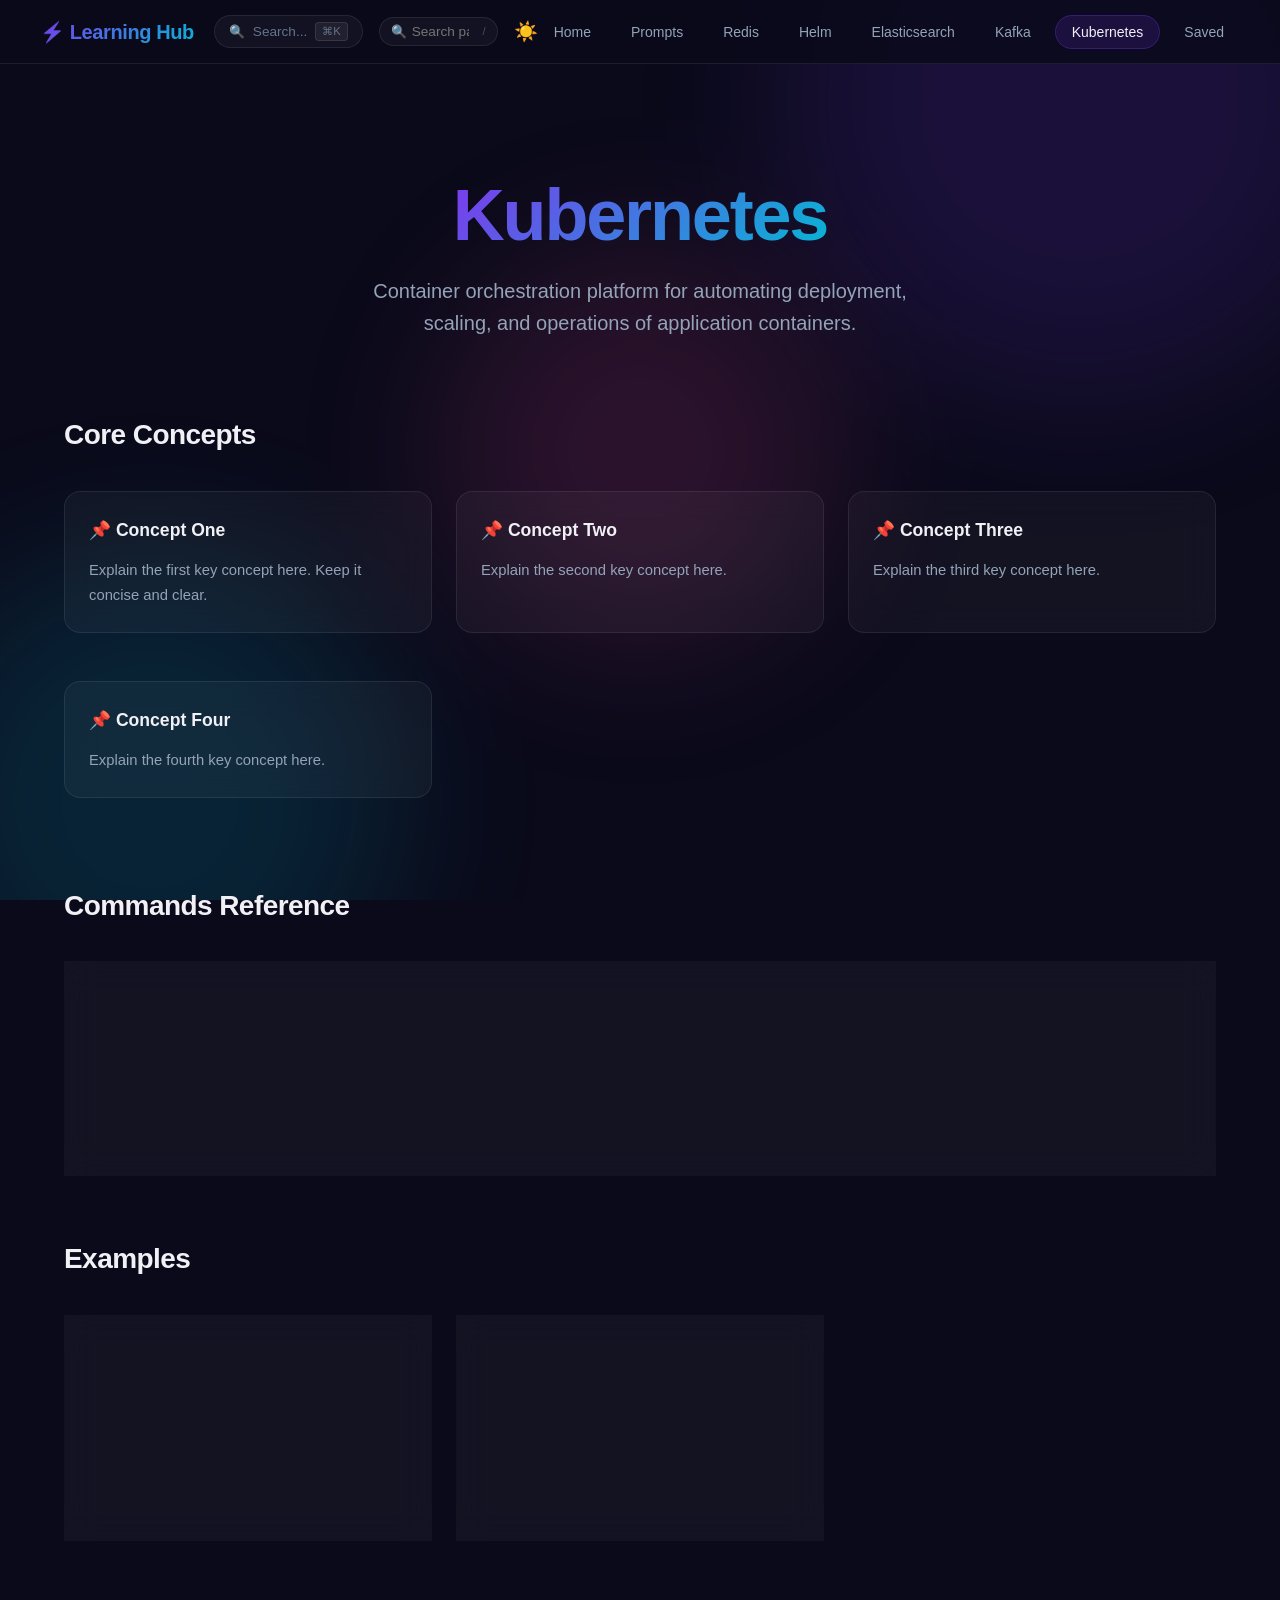
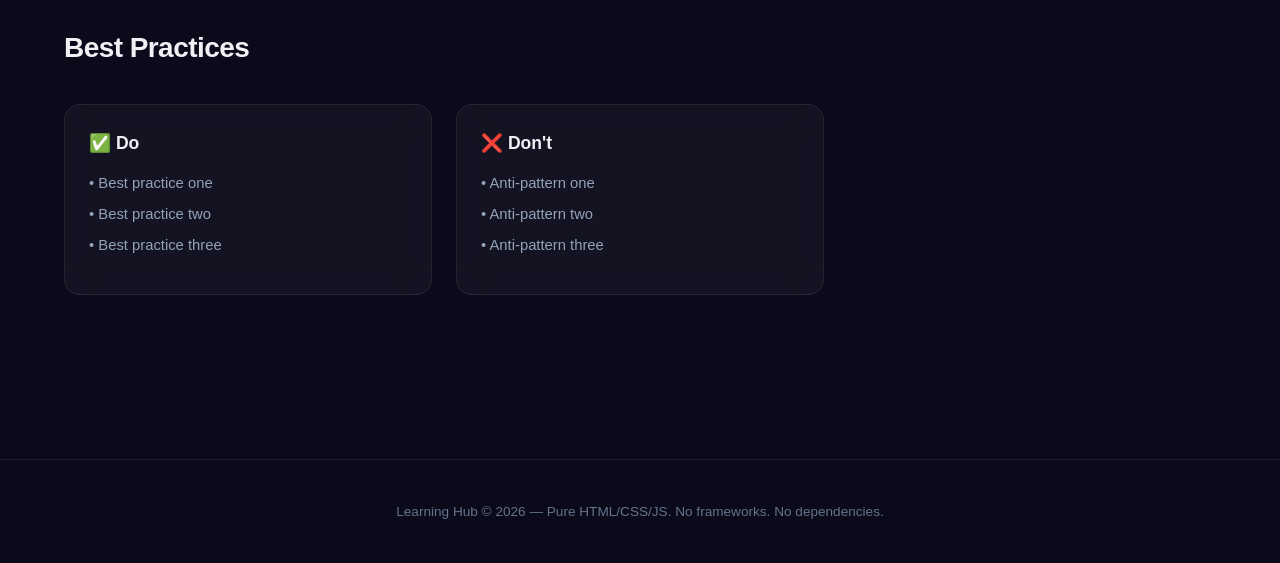
<file: kubernetes.html>
<!DOCTYPE html>
<html lang="en">
<head>
  <meta charset="UTF-8">
  <meta name="viewport" content="width=device-width, initial-scale=1.0">
  <!-- TODO: Update the title below -->
  <title>Kubernetes – Learning Hub</title>
  <!-- TODO: Update the description below -->
  <meta name="description" content="Container orchestration platform for automating deployment, scaling, and operations of application containers.">
  <link rel="stylesheet" href="css/style.css">
</head>
<!-- TODO: Update the page class below (e.g., page--docker, page--kubernetes) -->
<body class="page--kubernetes">
  <div id="bg-orbs-placeholder"></div>
  <div id="nav-placeholder"></div>

  <main class="main-content">
    <div class="container">

      <!-- Hero Section – TODO: Update title and subtitle -->
      <section class="hero" style="padding-bottom:32px;">
        <h1 class="hero__title"><span class="hero__title-gradient">Kubernetes</span></h1>
        <p class="hero__subtitle">Container orchestration platform for automating deployment, scaling, and operations of application containers.</p>
      </section>

      <!-- Section 1: Core Concepts – TODO: Update content -->
      <section class="section reveal">
        <div class="section__header">
          <h2 class="section__title">Core Concepts</h2>
        </div>
        <div class="topic-grid">
          <div class="card content-card">
            <div class="content-card__title">📌 Concept One</div>
            <div class="content-card__body">Explain the first key concept here. Keep it concise and clear.</div>
          </div>
          <div class="card content-card">
            <div class="content-card__title">📌 Concept Two</div>
            <div class="content-card__body">Explain the second key concept here.</div>
          </div>
          <div class="card content-card">
            <div class="content-card__title">📌 Concept Three</div>
            <div class="content-card__body">Explain the third key concept here.</div>
          </div>
          <div class="card content-card">
            <div class="content-card__title">📌 Concept Four</div>
            <div class="content-card__body">Explain the fourth key concept here.</div>
          </div>
        </div>
      </section>

      <!-- Section 2: Commands / Reference Table – TODO: Update content -->
      <section class="section reveal">
        <div class="section__header">
          <h2 class="section__title">Commands Reference</h2>
        </div>
        <div class="card">
          <div class="table-wrapper">
            <table>
              <thead>
                <tr><th>Command</th><th>Description</th><th>Example</th></tr>
              </thead>
              <tbody>
                <tr>
                  <td><code>command-1</code></td>
                  <td>What this command does</td>
                  <td><code>command-1 --flag value</code></td>
                </tr>
                <tr>
                  <td><code>command-2</code></td>
                  <td>What this command does</td>
                  <td><code>command-2 arg1 arg2</code></td>
                </tr>
                <!-- Add more rows as needed -->
              </tbody>
            </table>
          </div>
        </div>
      </section>

      <!-- Section 3: Code Examples – TODO: Update content -->
      <section class="section reveal">
        <div class="section__header">
          <h2 class="section__title">Examples</h2>
        </div>
        <div class="topic-grid">
          <div class="card content-card">
            <div class="content-card__title">🔧 Example One</div>
            <div class="content-card__body">
              Description of the example:
              <div class="code-block">
<pre><code># Your code example here
echo "Hello, World!"</code></pre>
              </div>
            </div>
          </div>
          <div class="card content-card">
            <div class="content-card__title">🔧 Example Two</div>
            <div class="content-card__body">
              Description of the example:
              <div class="code-block">
<pre><code># Another code example
curl -X GET http://localhost:8080/api</code></pre>
              </div>
            </div>
          </div>
        </div>
      </section>

      <!-- Section 4: Best Practices – TODO: Update content -->
      <section class="section reveal">
        <div class="section__header">
          <h2 class="section__title">Best Practices</h2>
        </div>
        <div class="topic-grid">
          <div class="card content-card">
            <div class="content-card__title">✅ Do</div>
            <div class="content-card__body">
              <ul style="list-style:none; padding:0;">
                <li>• Best practice one</li>
                <li>• Best practice two</li>
                <li>• Best practice three</li>
              </ul>
            </div>
          </div>
          <div class="card content-card">
            <div class="content-card__title">❌ Don't</div>
            <div class="content-card__body">
              <ul style="list-style:none; padding:0;">
                <li>• Anti-pattern one</li>
                <li>• Anti-pattern two</li>
                <li>• Anti-pattern three</li>
              </ul>
            </div>
          </div>
        </div>
      </section>

    </div>
  </main>

  <div id="footer-placeholder"></div>
  <script src="js/search-data.js"></script>
  <script src="js/common.js"></script>

  <!--
    SETUP CHECKLIST:
    1. ✅ Updated <title> tag
    2. ✅ Updated <meta description>
    3. ✅ Updated body class (page--yourtopic)
    4. ✅ Updated hero title and subtitle
    5. ✅ Replaced all placeholder content
    6. ✅ Added page to NAV_PAGES in js/common.js
    7. ✅ Added topic card to index.html
    8. ✅ Tested via file:// protocol
    9. ✅ Tested on mobile viewport (375px)
  -->
</body>
</html>
</file>
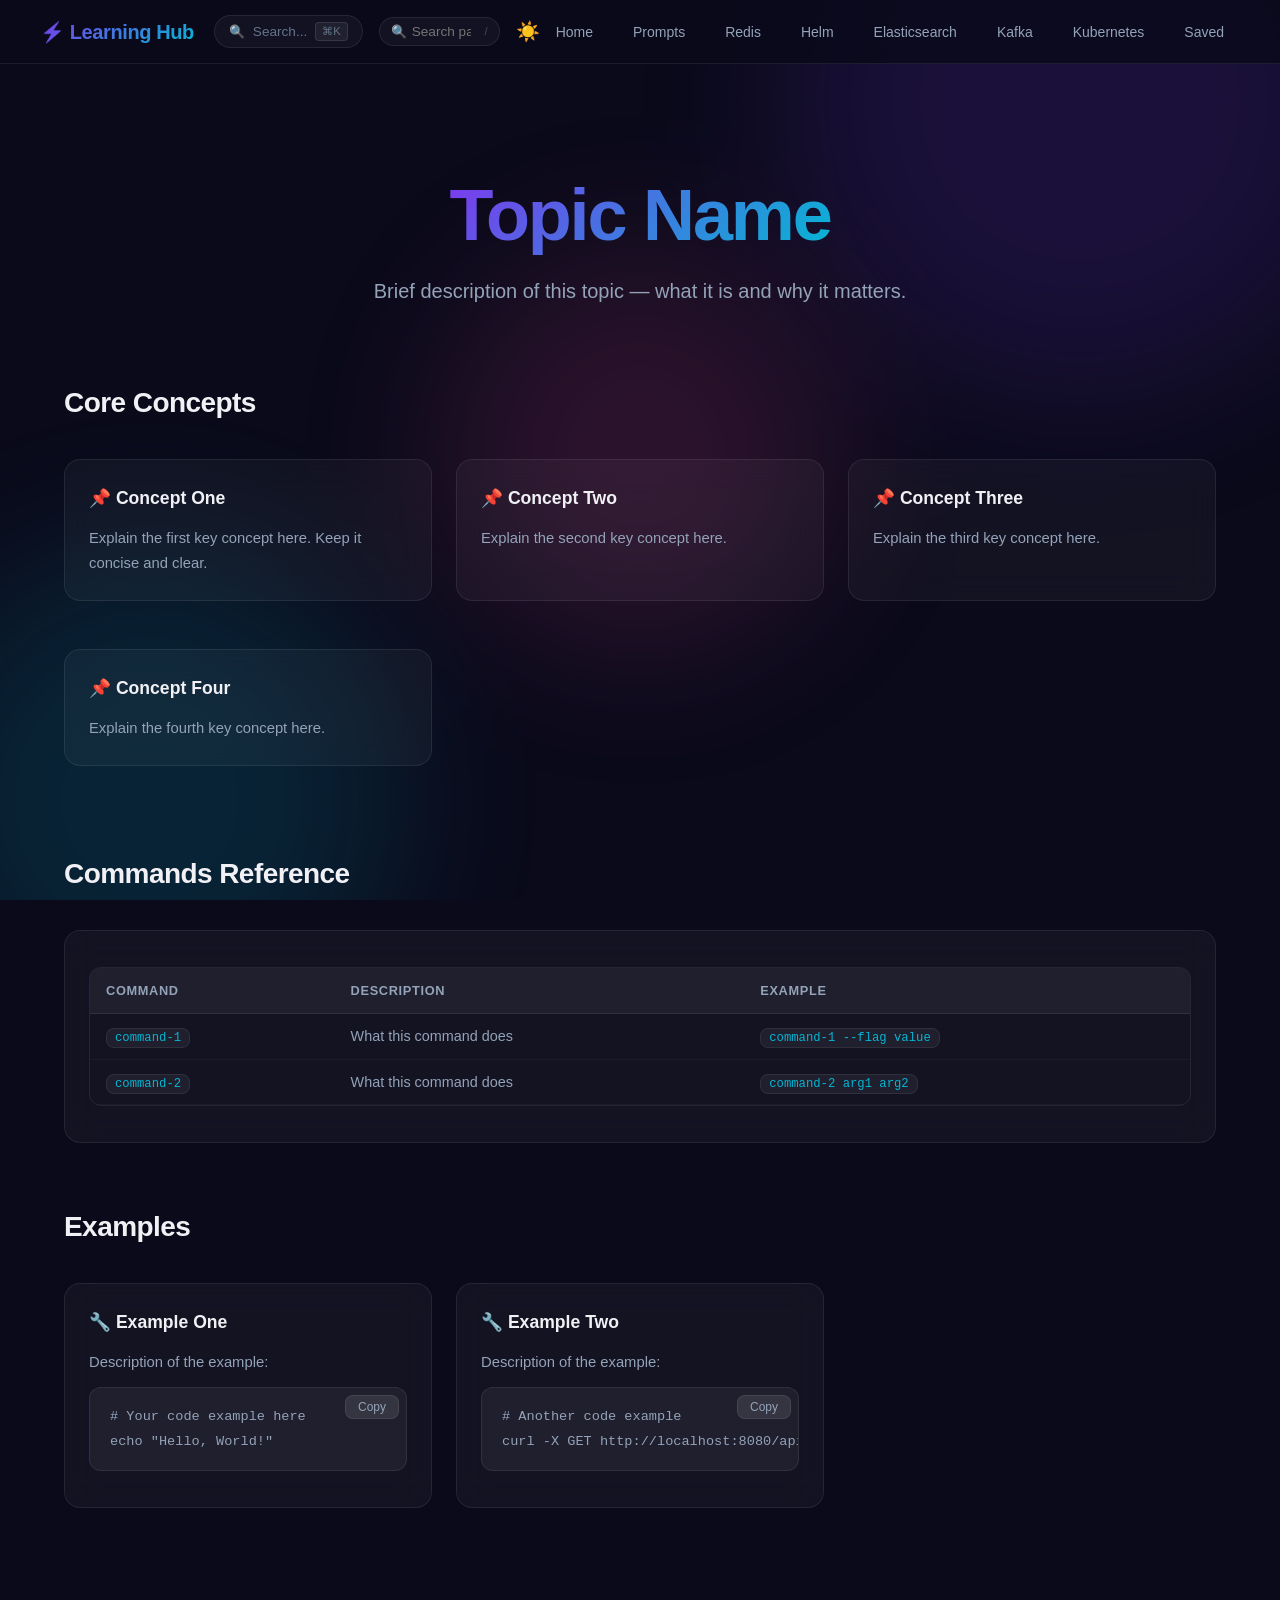
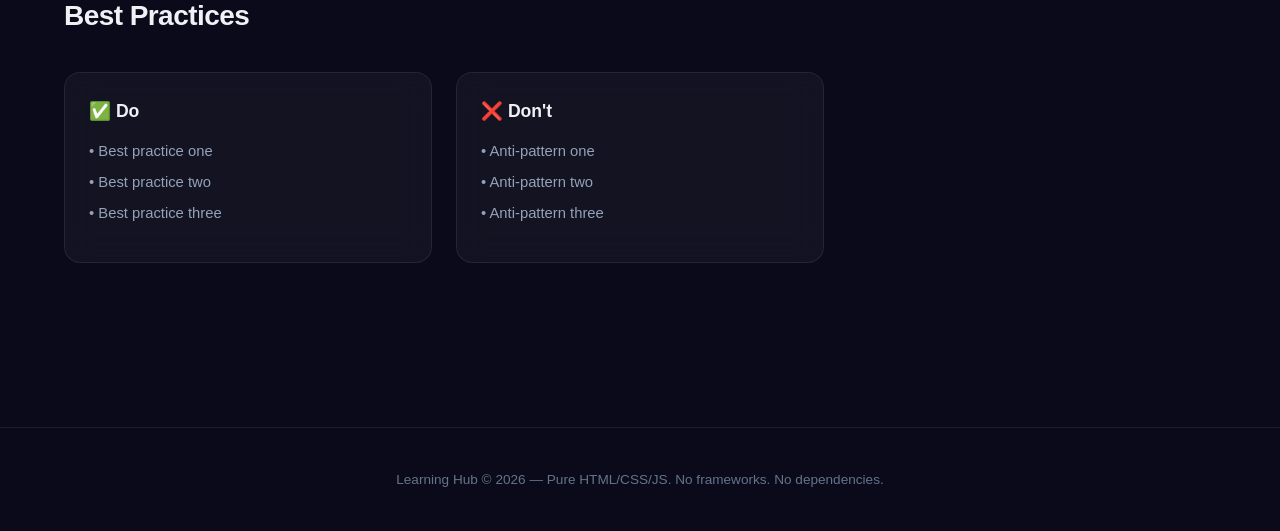
<file: PAGE_TEMPLATE.html>
<!DOCTYPE html>
<html lang="en">
<head>
  <meta charset="UTF-8">
  <meta name="viewport" content="width=device-width, initial-scale=1.0">
  <!-- TODO: Update the title below -->
  <title>Topic Name – Learning Hub</title>
  <!-- TODO: Update the description below -->
  <meta name="description" content="Description of this topic page for SEO.">
  <link rel="stylesheet" href="css/style.css">
</head>
<!-- TODO: Update the page class below (e.g., page--docker, page--kubernetes) -->
<body class="page--template">
  <div id="bg-orbs-placeholder"></div>
  <div id="nav-placeholder"></div>

  <main class="main-content">
    <div class="container">

      <!-- Hero Section – TODO: Update title and subtitle -->
      <section class="hero" style="padding-bottom:32px;">
        <h1 class="hero__title"><span class="hero__title-gradient">Topic Name</span></h1>
        <p class="hero__subtitle">Brief description of this topic — what it is and why it matters.</p>
      </section>

      <!-- Section 1: Core Concepts – TODO: Update content -->
      <section class="section reveal">
        <div class="section__header">
          <h2 class="section__title">Core Concepts</h2>
        </div>
        <div class="topic-grid">
          <div class="card content-card">
            <div class="content-card__title">📌 Concept One</div>
            <div class="content-card__body">Explain the first key concept here. Keep it concise and clear.</div>
          </div>
          <div class="card content-card">
            <div class="content-card__title">📌 Concept Two</div>
            <div class="content-card__body">Explain the second key concept here.</div>
          </div>
          <div class="card content-card">
            <div class="content-card__title">📌 Concept Three</div>
            <div class="content-card__body">Explain the third key concept here.</div>
          </div>
          <div class="card content-card">
            <div class="content-card__title">📌 Concept Four</div>
            <div class="content-card__body">Explain the fourth key concept here.</div>
          </div>
        </div>
      </section>

      <!-- Section 2: Commands / Reference Table – TODO: Update content -->
      <section class="section reveal">
        <div class="section__header">
          <h2 class="section__title">Commands Reference</h2>
        </div>
        <div class="card">
          <div class="table-wrapper">
            <table>
              <thead>
                <tr><th>Command</th><th>Description</th><th>Example</th></tr>
              </thead>
              <tbody>
                <tr>
                  <td><code>command-1</code></td>
                  <td>What this command does</td>
                  <td><code>command-1 --flag value</code></td>
                </tr>
                <tr>
                  <td><code>command-2</code></td>
                  <td>What this command does</td>
                  <td><code>command-2 arg1 arg2</code></td>
                </tr>
                <!-- Add more rows as needed -->
              </tbody>
            </table>
          </div>
        </div>
      </section>

      <!-- Section 3: Code Examples – TODO: Update content -->
      <section class="section reveal">
        <div class="section__header">
          <h2 class="section__title">Examples</h2>
        </div>
        <div class="topic-grid">
          <div class="card content-card">
            <div class="content-card__title">🔧 Example One</div>
            <div class="content-card__body">
              Description of the example:
              <div class="code-block">
<pre><code># Your code example here
echo "Hello, World!"</code></pre>
              </div>
            </div>
          </div>
          <div class="card content-card">
            <div class="content-card__title">🔧 Example Two</div>
            <div class="content-card__body">
              Description of the example:
              <div class="code-block">
<pre><code># Another code example
curl -X GET http://localhost:8080/api</code></pre>
              </div>
            </div>
          </div>
        </div>
      </section>

      <!-- Section 4: Best Practices – TODO: Update content -->
      <section class="section reveal">
        <div class="section__header">
          <h2 class="section__title">Best Practices</h2>
        </div>
        <div class="topic-grid">
          <div class="card content-card">
            <div class="content-card__title">✅ Do</div>
            <div class="content-card__body">
              <ul style="list-style:none; padding:0;">
                <li>• Best practice one</li>
                <li>• Best practice two</li>
                <li>• Best practice three</li>
              </ul>
            </div>
          </div>
          <div class="card content-card">
            <div class="content-card__title">❌ Don't</div>
            <div class="content-card__body">
              <ul style="list-style:none; padding:0;">
                <li>• Anti-pattern one</li>
                <li>• Anti-pattern two</li>
                <li>• Anti-pattern three</li>
              </ul>
            </div>
          </div>
        </div>
      </section>

    </div>
  </main>

  <div id="footer-placeholder"></div>
  <script src="js/search-data.js"></script>
  <script src="js/common.js"></script>

  <!--
    SETUP CHECKLIST:
    1. ✅ Updated <title> tag
    2. ✅ Updated <meta description>
    3. ✅ Updated body class (page--yourtopic)
    4. ✅ Updated hero title and subtitle
    5. ✅ Replaced all placeholder content
    6. ✅ Added page to NAV_PAGES in js/common.js
    7. ✅ Added topic card to index.html
    8. ✅ Tested via file:// protocol
    9. ✅ Tested on mobile viewport (375px)
  -->
</body>
</html>
</file>
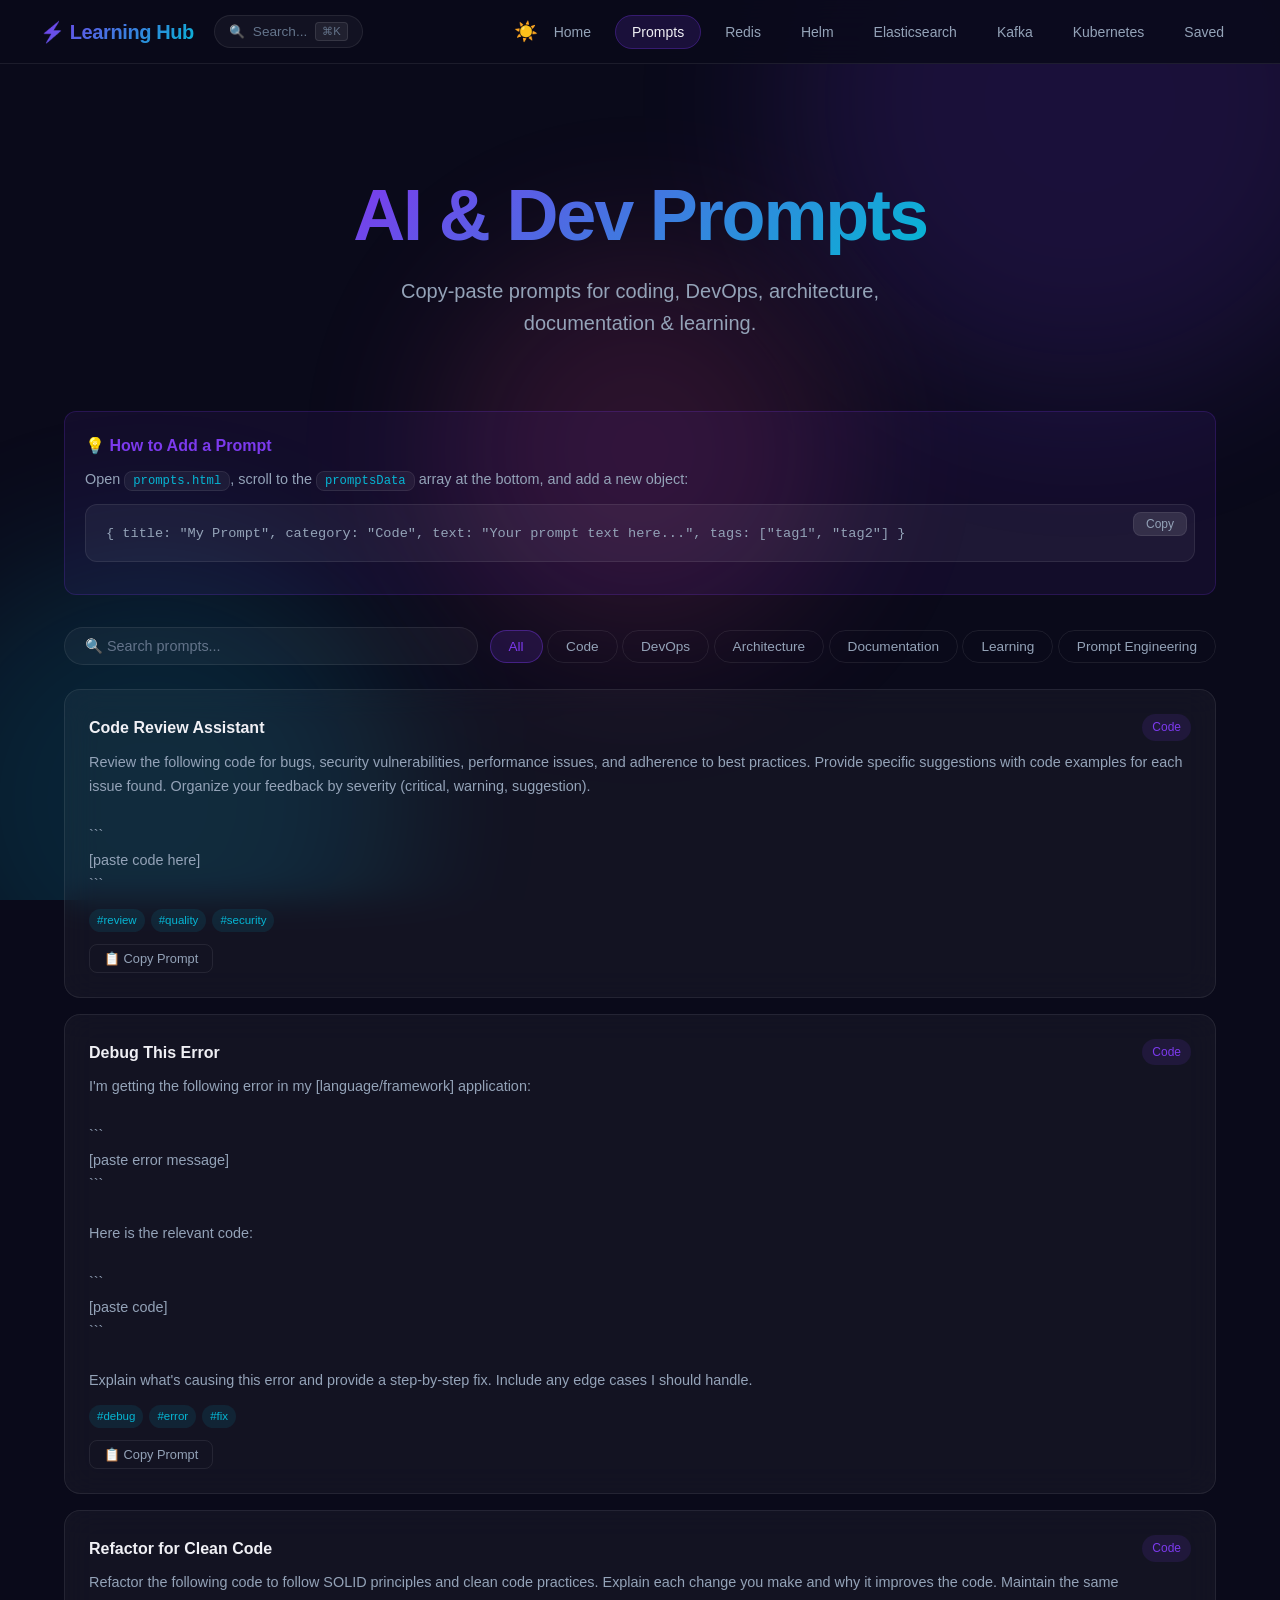
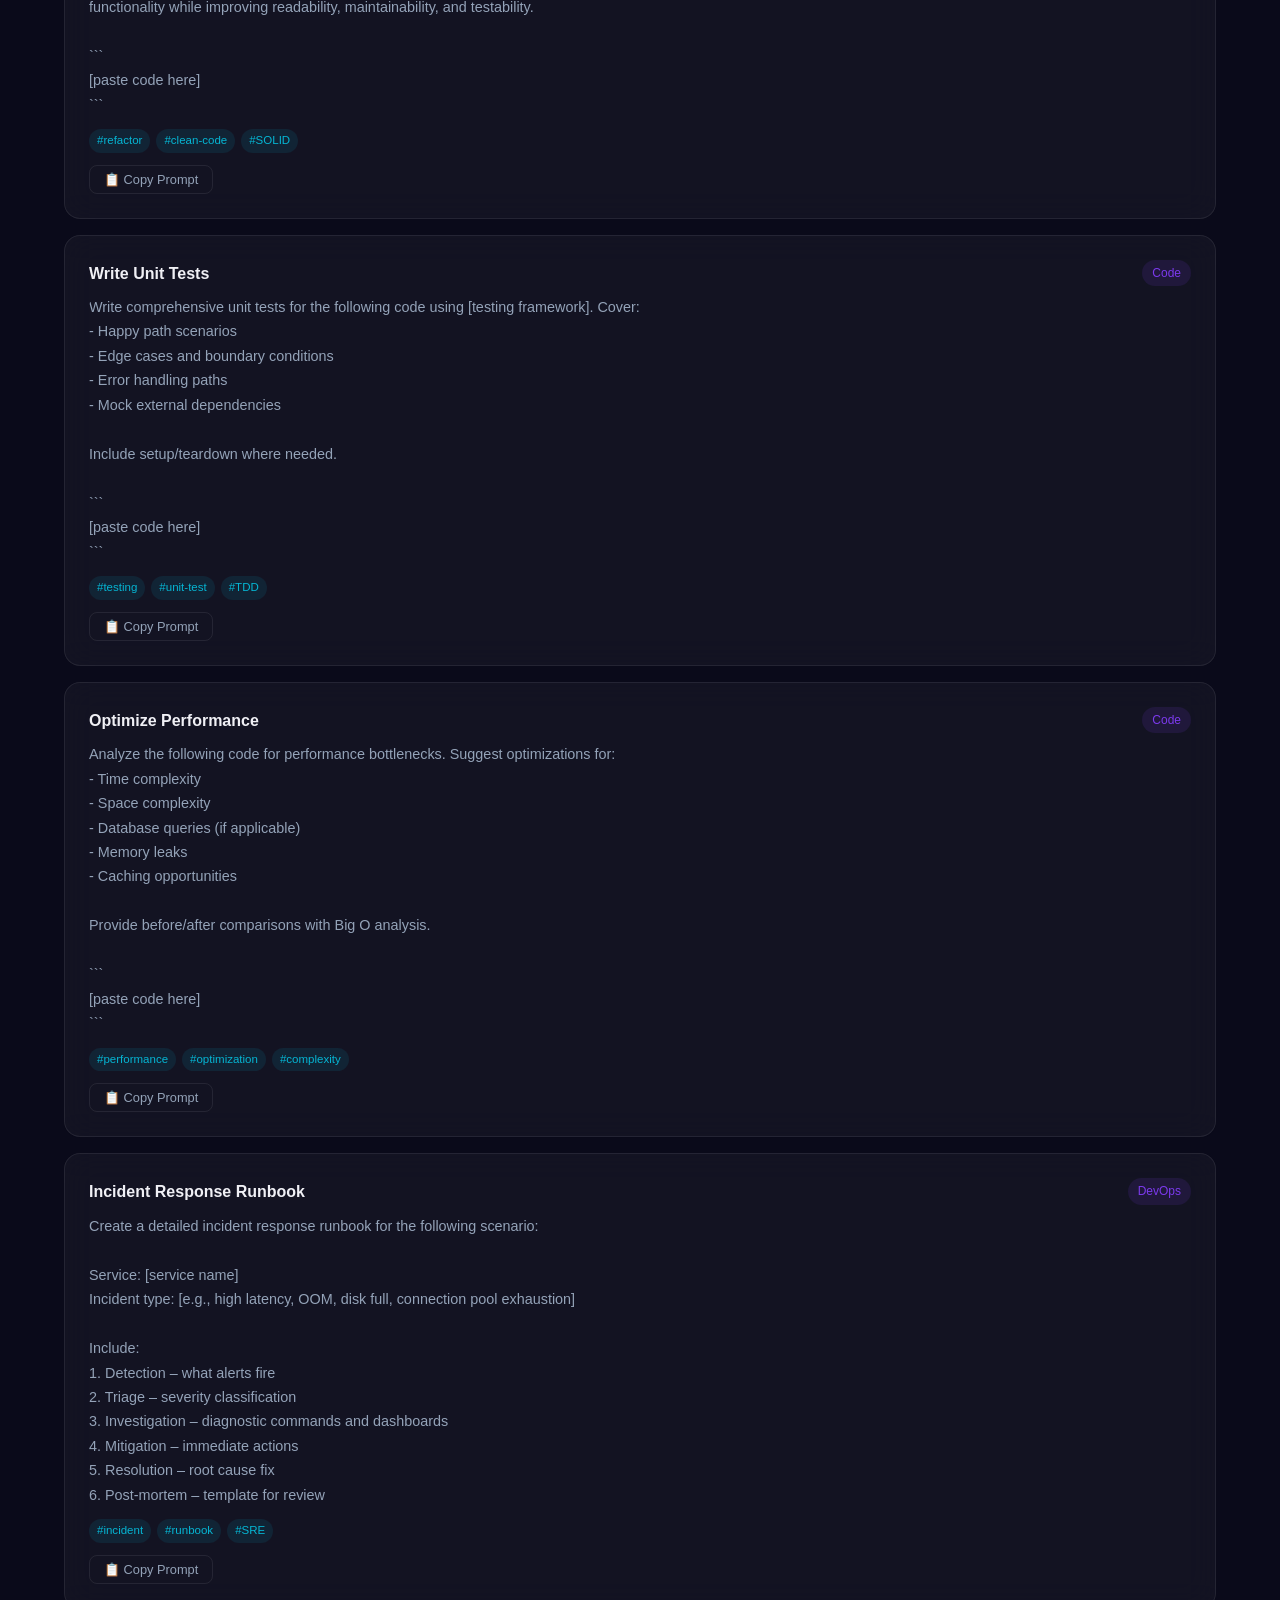
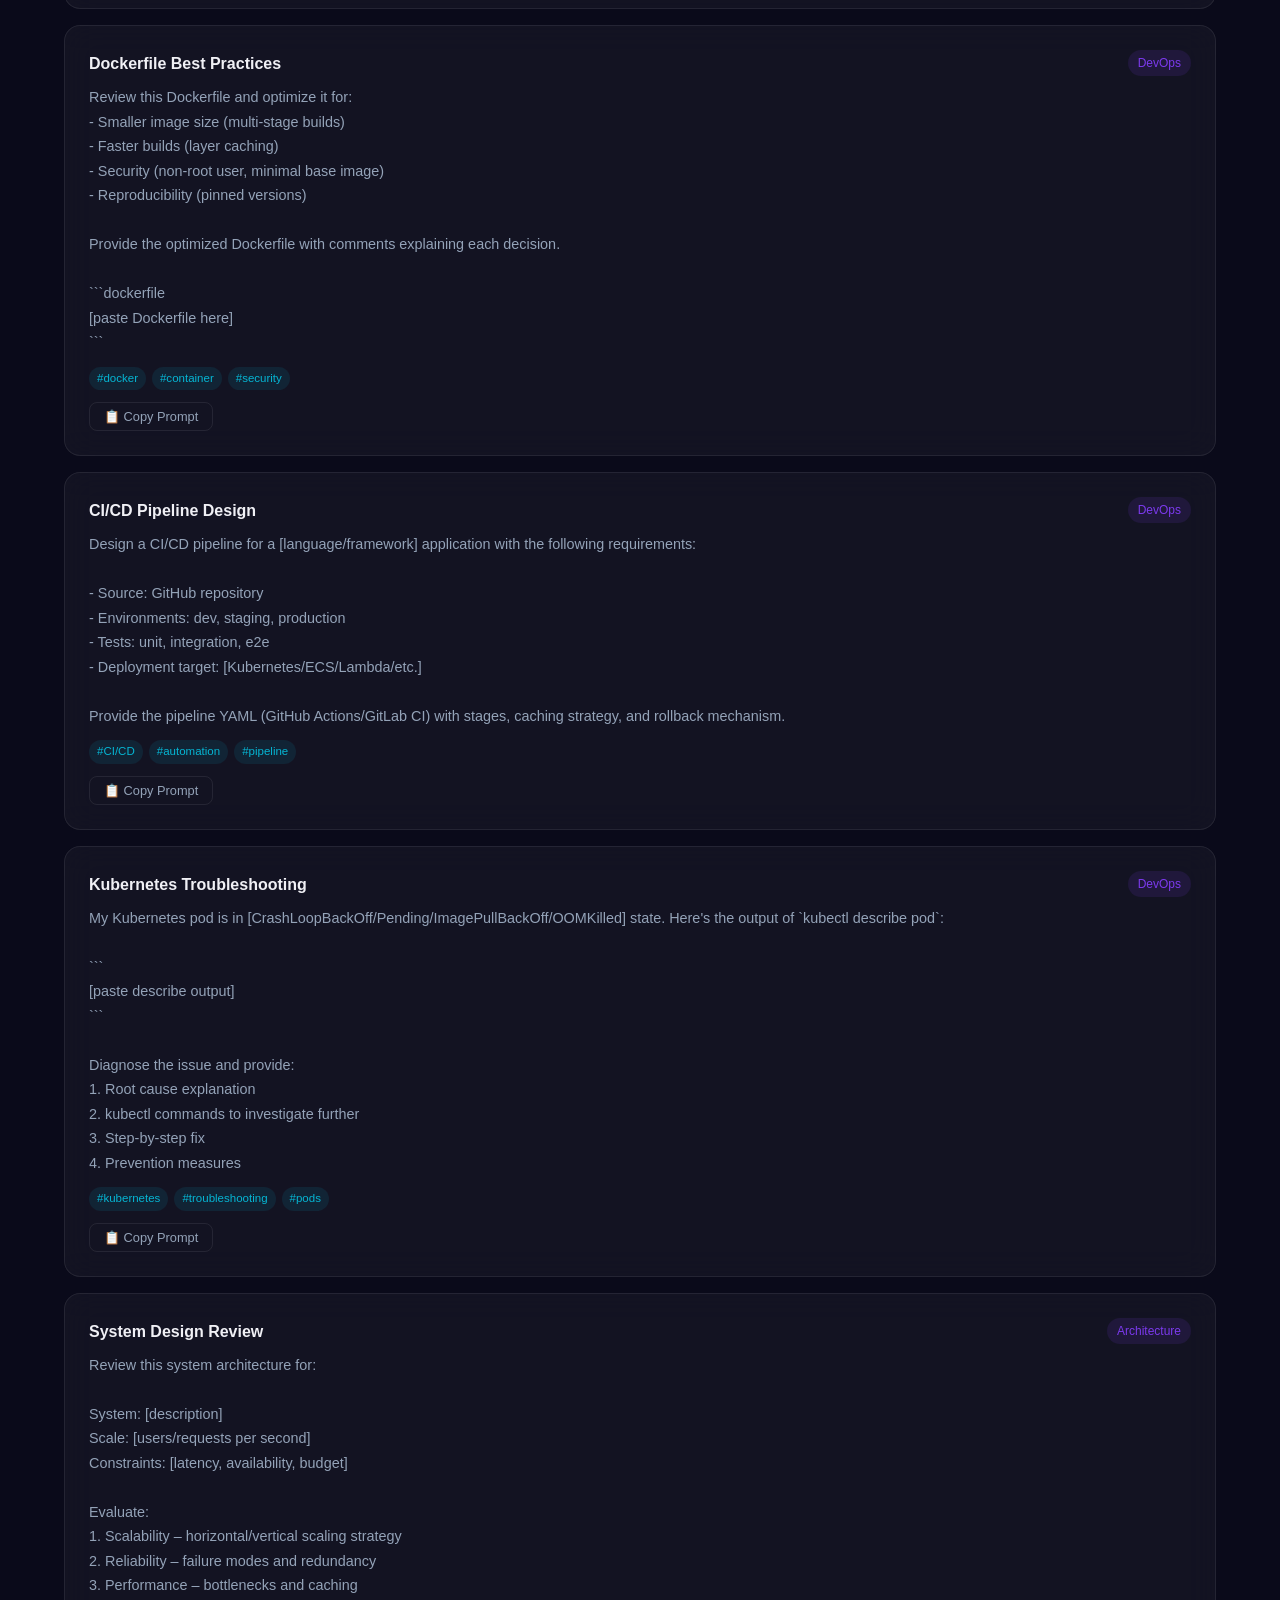
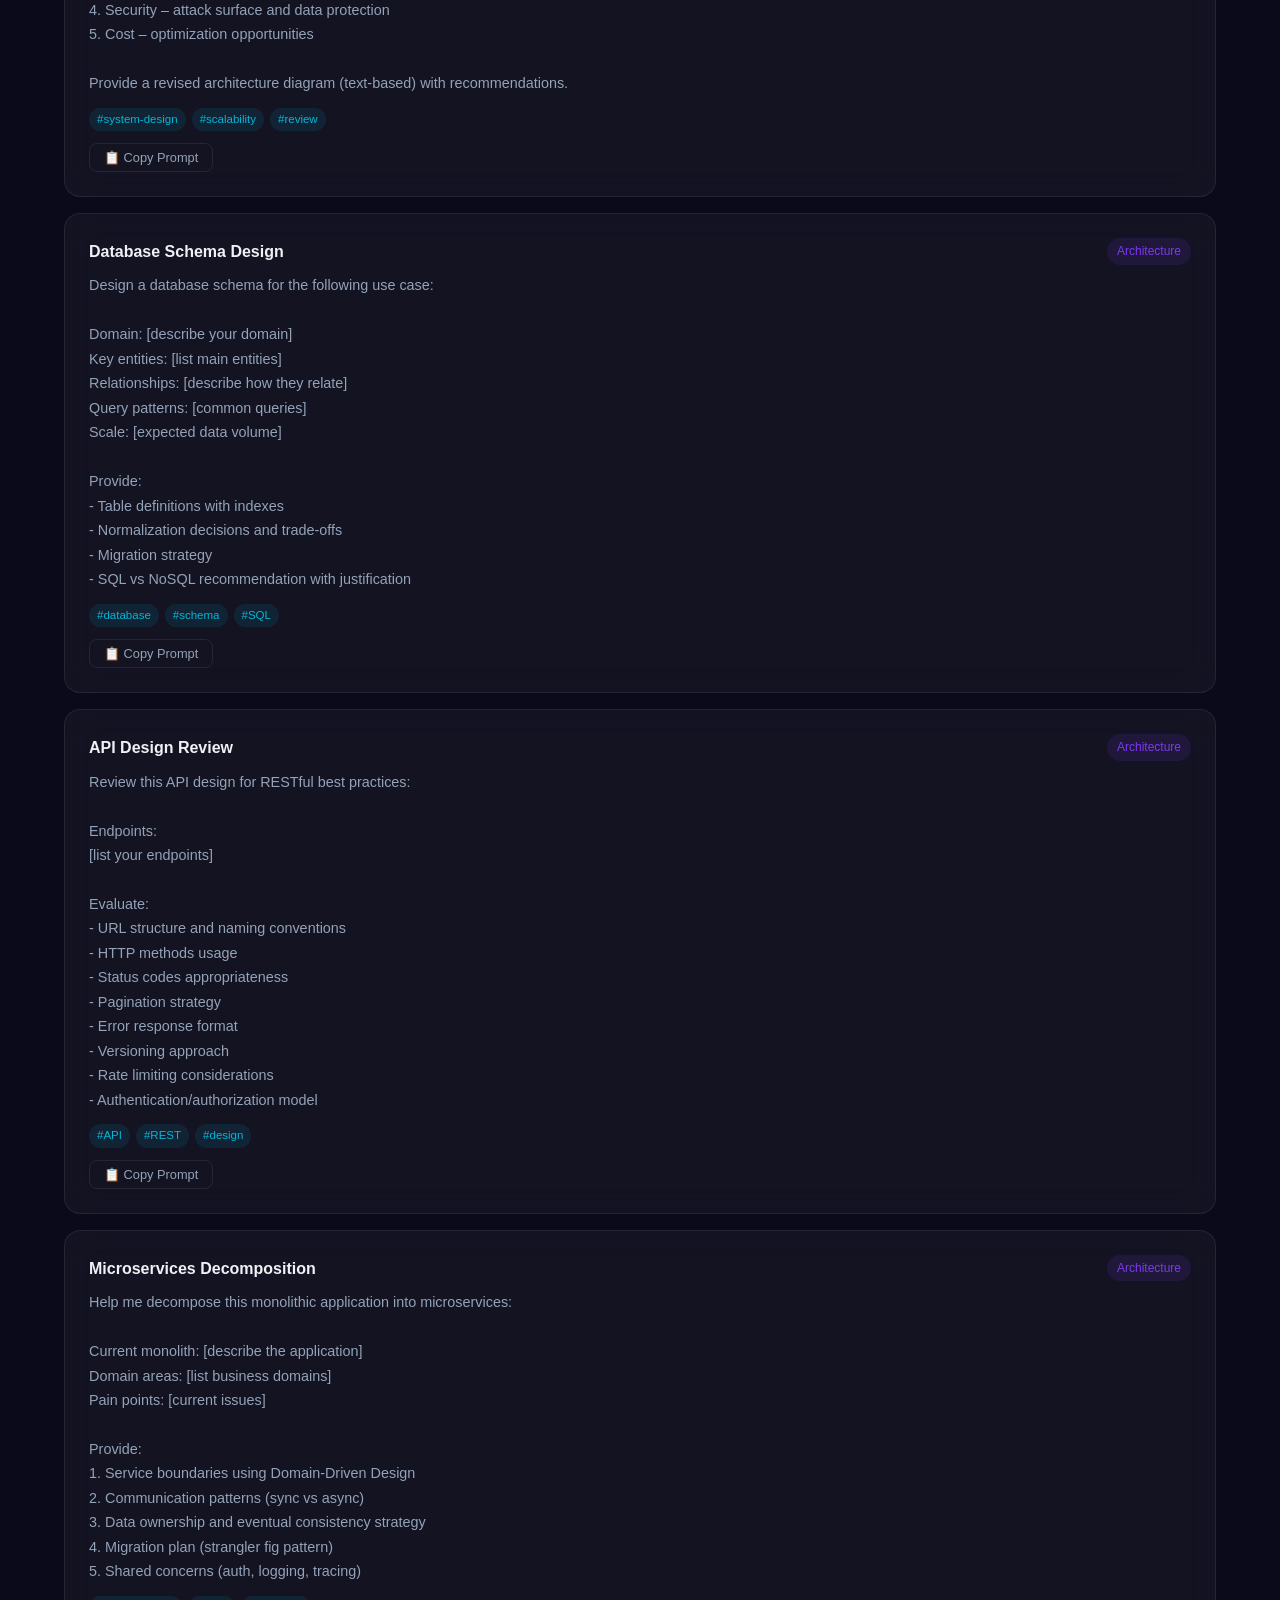
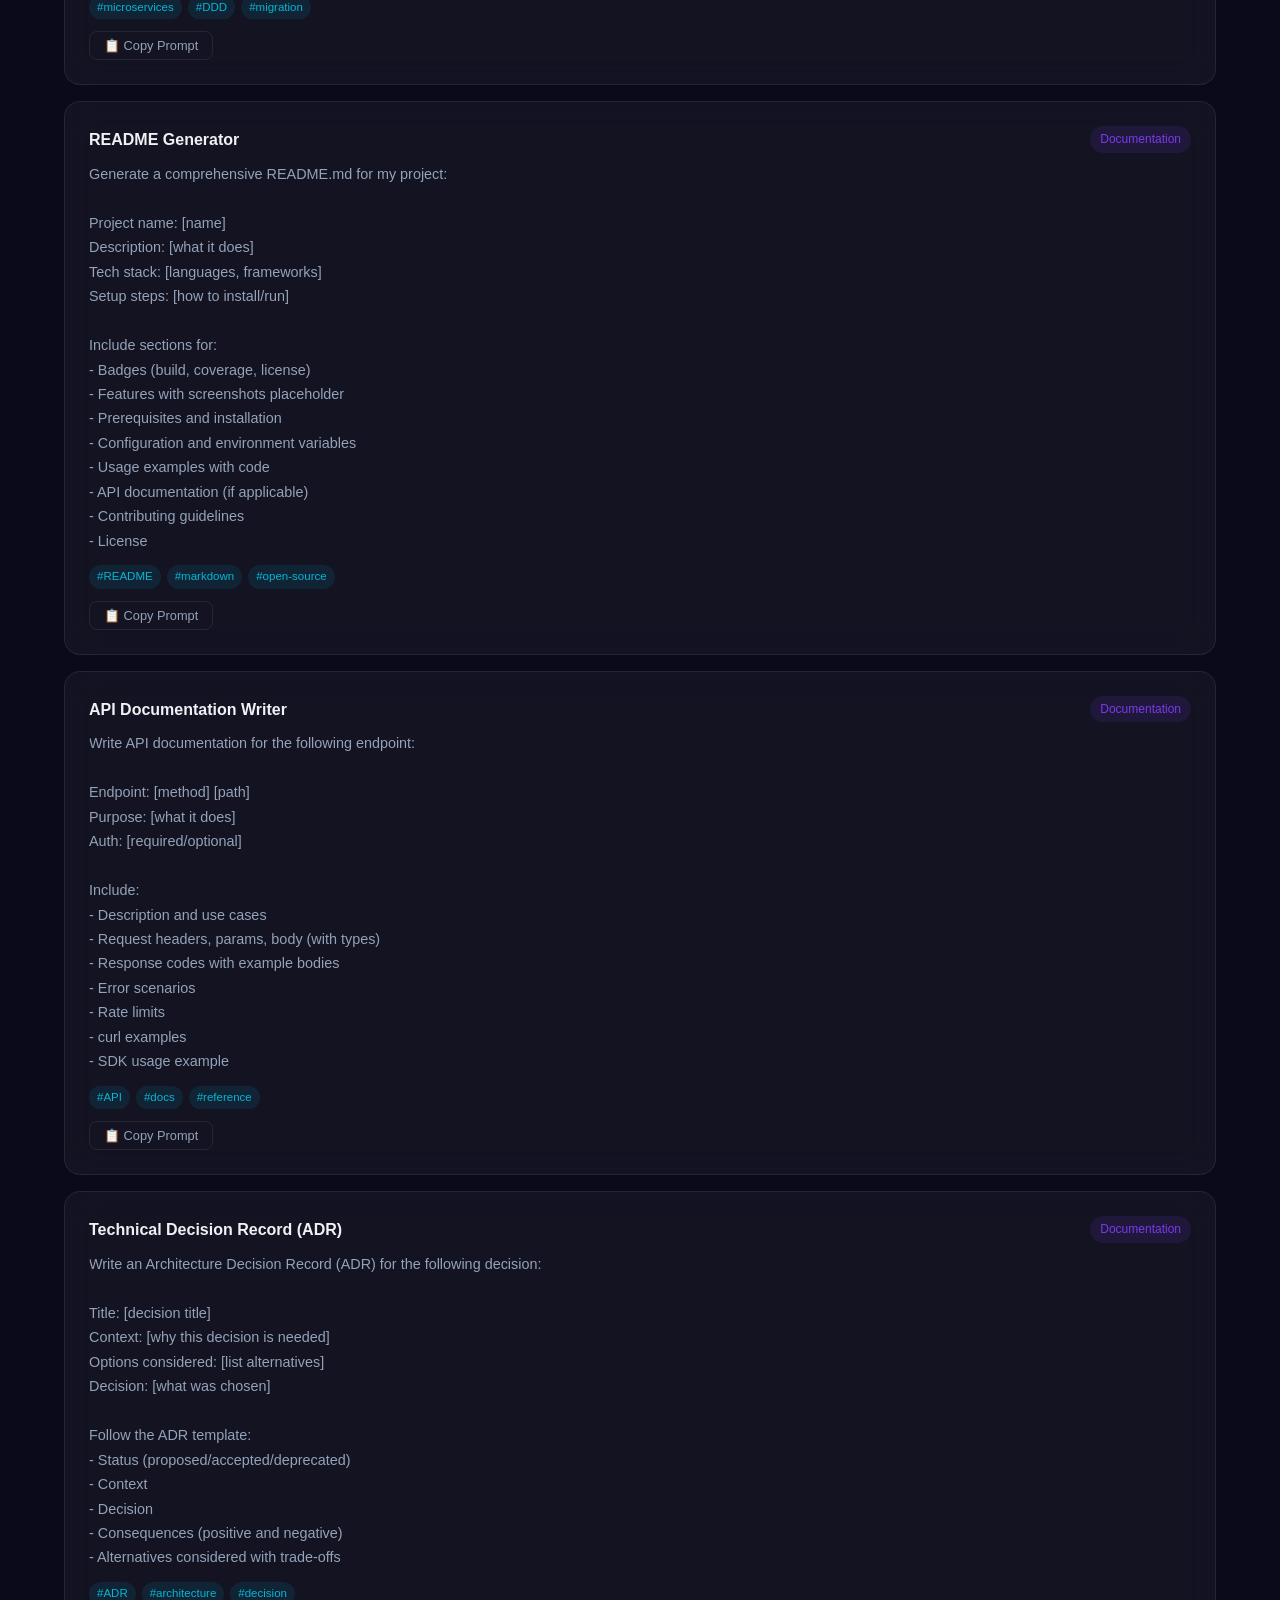
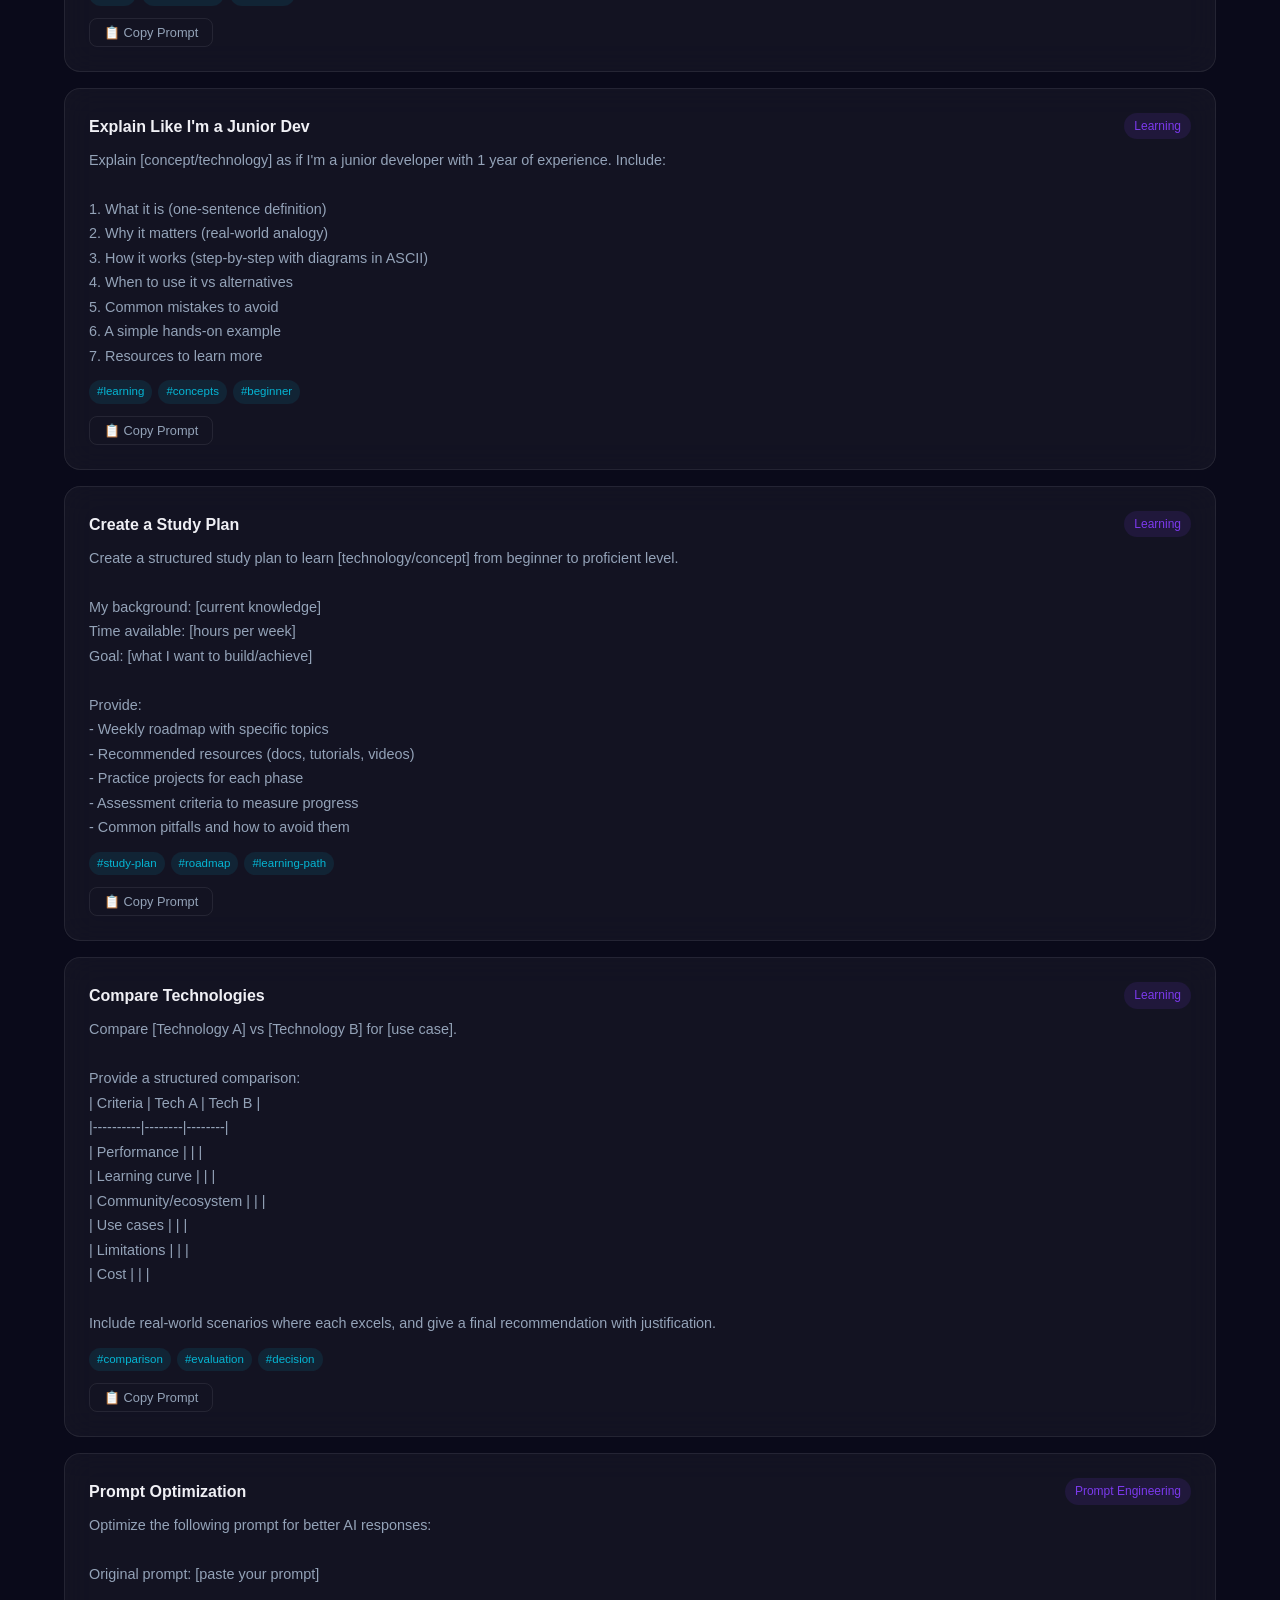
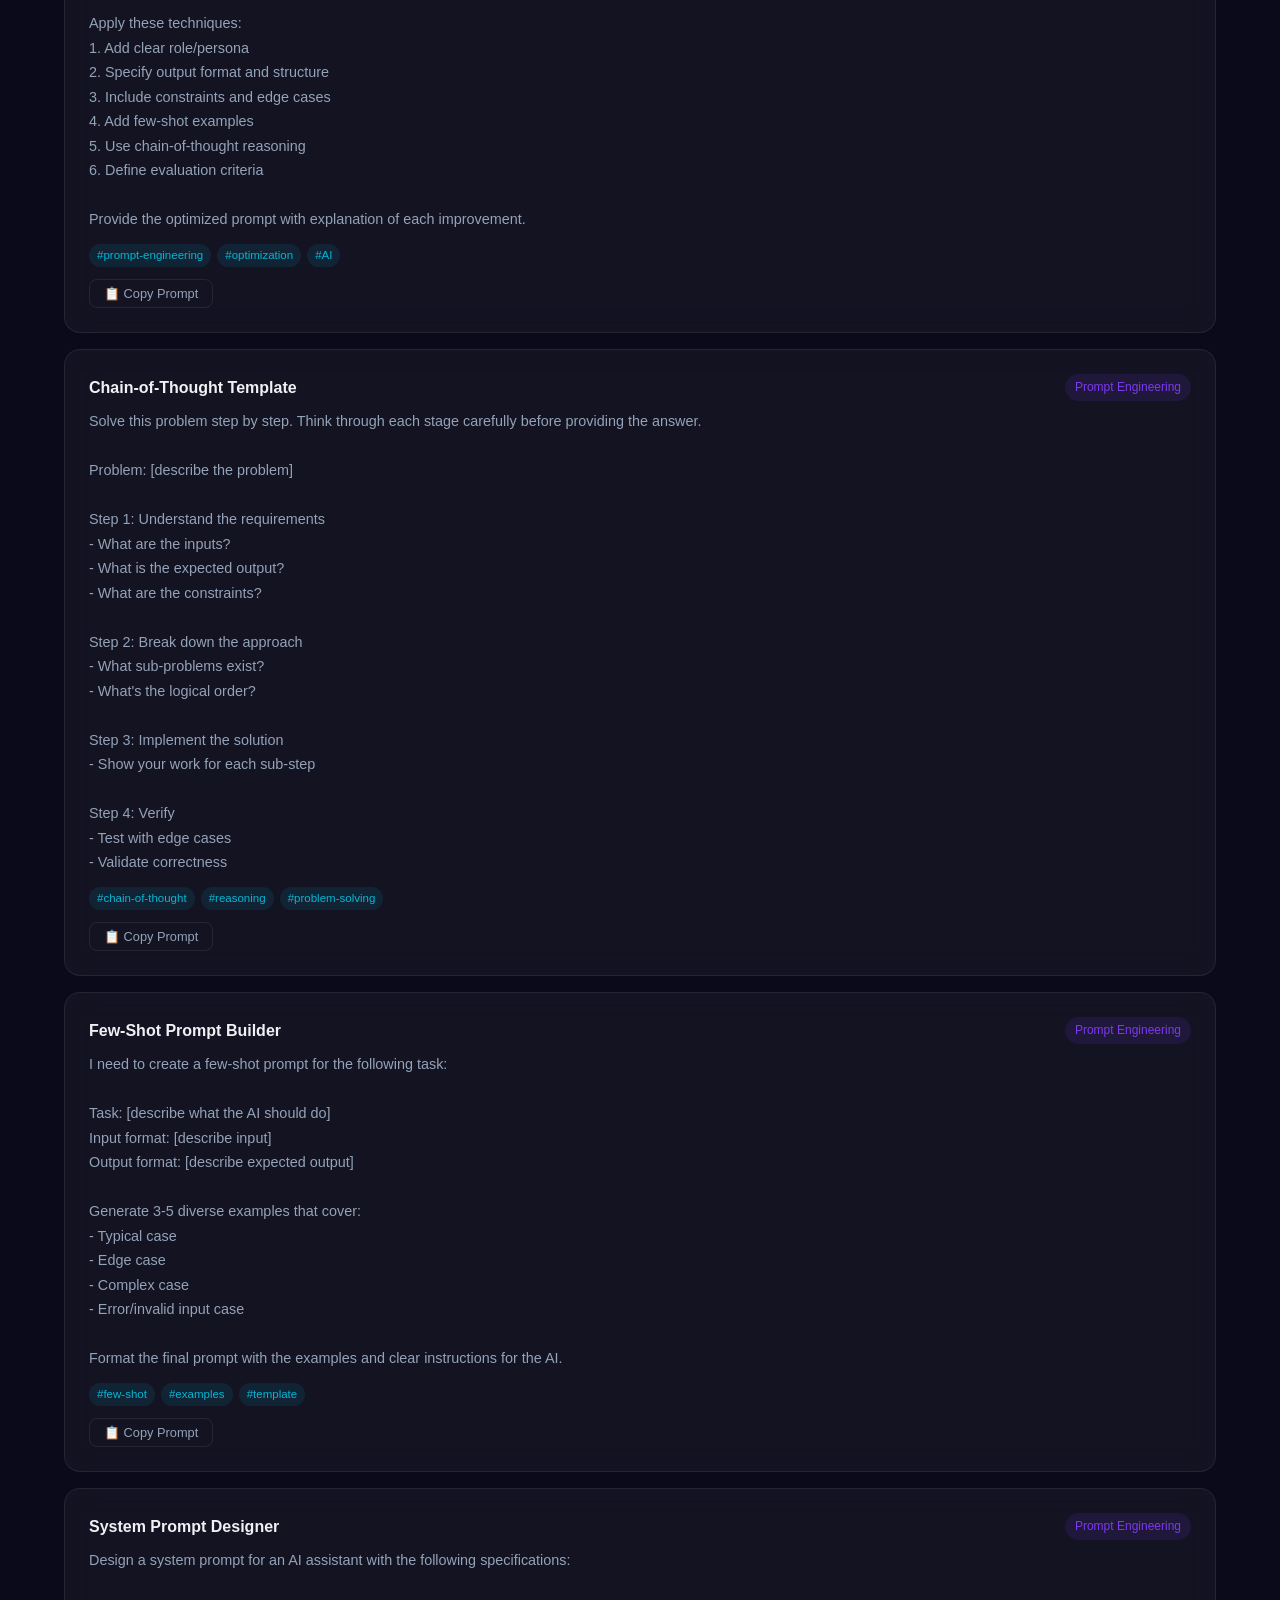
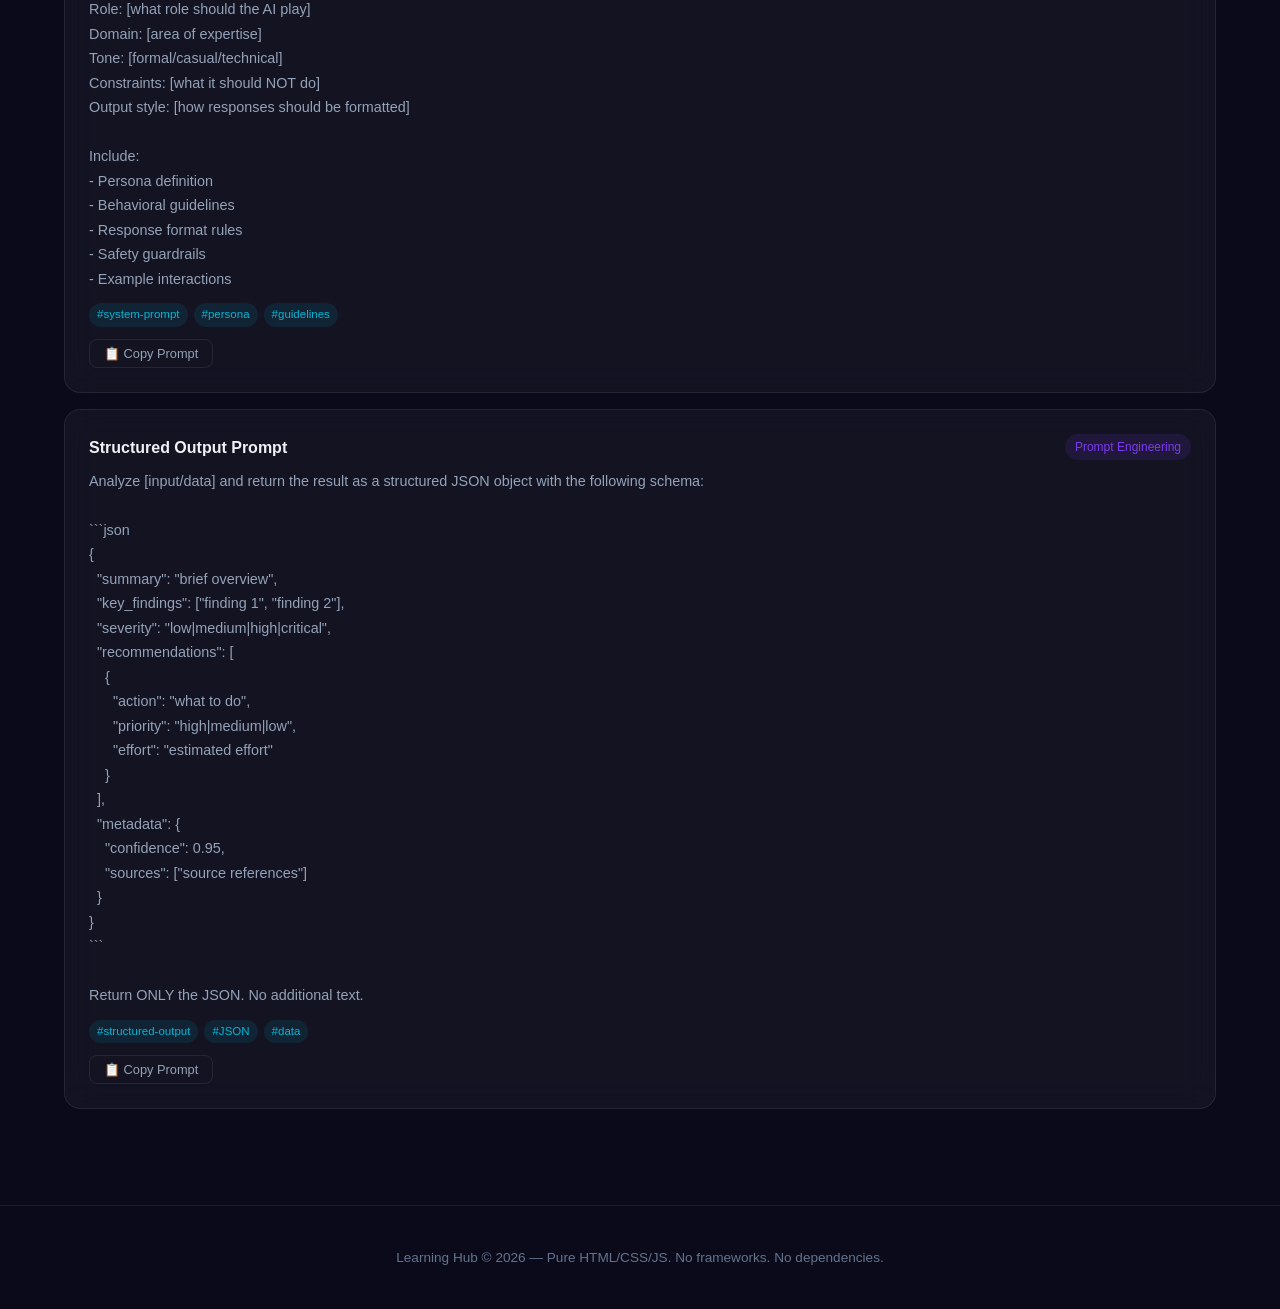
<file: prompts.html>
<!DOCTYPE html>
<html lang="en">
<head>
  <meta charset="UTF-8">
  <meta name="viewport" content="width=device-width, initial-scale=1.0">
  <title>AI & Dev Prompts – Learning Hub</title>
  <meta name="description" content="Curated prompt library for AI coding, DevOps, architecture, documentation and learning. Copy-paste ready.">
  <link rel="stylesheet" href="css/style.css">
</head>
<body class="page--prompts">
  <div id="bg-orbs-placeholder"></div>
  <div id="nav-placeholder"></div>

  <main class="main-content">
    <div class="container">

      <section class="hero" style="padding-bottom:32px;">
        <h1 class="hero__title"><span class="hero__title-gradient">AI & Dev Prompts</span></h1>
        <p class="hero__subtitle">Copy-paste prompts for coding, DevOps, architecture, documentation & learning.</p>
      </section>

      <!-- How to Add -->
      <div class="info-box reveal">
        <div class="info-box__title">💡 How to Add a Prompt</div>
        <div class="info-box__text">
          Open <code>prompts.html</code>, scroll to the <code>promptsData</code> array at the bottom, and add a new object:
          <div class="code-block" style="margin-top:12px;">
<pre><code>{ title: "My Prompt", category: "Code", text: "Your prompt text here...", tags: ["tag1", "tag2"] }</code></pre>
          </div>
        </div>
      </div>

      <!-- Search & Filter -->
      <div class="filter-bar reveal">
        <input type="text" class="search-input" id="prompt-search" placeholder="🔍 Search prompts..." aria-label="Search prompts">
        <div id="filter-buttons">
          <!-- Generated by JS -->
        </div>
      </div>

      <!-- Prompt Cards Container -->
      <div id="prompts-container">
        <!-- Rendered by JavaScript from promptsData array -->
      </div>

      <p id="no-results" style="display:none; text-align:center; color:var(--text-muted); padding:40px 0;">
        No prompts found matching your search. Try a different keyword or category.
      </p>

    </div>
  </main>

  <div id="footer-placeholder"></div>
  <script src="js/search-data.js"></script>
  <script src="js/common.js"></script>

  <script>
  /* =============================================
     PROMPT DATA – Add new prompts here!
     Each prompt: { title, category, text, tags[] }
     ============================================= */
  var promptsData = [
    // --- Code Category ---
    {
      title: "Code Review Assistant",
      category: "Code",
      text: "Review the following code for bugs, security vulnerabilities, performance issues, and adherence to best practices. Provide specific suggestions with code examples for each issue found. Organize your feedback by severity (critical, warning, suggestion).\n\n```\n[paste code here]\n```",
      tags: ["review", "quality", "security"]
    },
    {
      title: "Debug This Error",
      category: "Code",
      text: "I'm getting the following error in my [language/framework] application:\n\n```\n[paste error message]\n```\n\nHere is the relevant code:\n\n```\n[paste code]\n```\n\nExplain what's causing this error and provide a step-by-step fix. Include any edge cases I should handle.",
      tags: ["debug", "error", "fix"]
    },
    {
      title: "Refactor for Clean Code",
      category: "Code",
      text: "Refactor the following code to follow SOLID principles and clean code practices. Explain each change you make and why it improves the code. Maintain the same functionality while improving readability, maintainability, and testability.\n\n```\n[paste code here]\n```",
      tags: ["refactor", "clean-code", "SOLID"]
    },
    {
      title: "Write Unit Tests",
      category: "Code",
      text: "Write comprehensive unit tests for the following code using [testing framework]. Cover:\n- Happy path scenarios\n- Edge cases and boundary conditions\n- Error handling paths\n- Mock external dependencies\n\nInclude setup/teardown where needed.\n\n```\n[paste code here]\n```",
      tags: ["testing", "unit-test", "TDD"]
    },
    {
      title: "Optimize Performance",
      category: "Code",
      text: "Analyze the following code for performance bottlenecks. Suggest optimizations for:\n- Time complexity\n- Space complexity\n- Database queries (if applicable)\n- Memory leaks\n- Caching opportunities\n\nProvide before/after comparisons with Big O analysis.\n\n```\n[paste code here]\n```",
      tags: ["performance", "optimization", "complexity"]
    },

    // --- DevOps Category ---
    {
      title: "Incident Response Runbook",
      category: "DevOps",
      text: "Create a detailed incident response runbook for the following scenario:\n\nService: [service name]\nIncident type: [e.g., high latency, OOM, disk full, connection pool exhaustion]\n\nInclude:\n1. Detection – what alerts fire\n2. Triage – severity classification\n3. Investigation – diagnostic commands and dashboards\n4. Mitigation – immediate actions\n5. Resolution – root cause fix\n6. Post-mortem – template for review",
      tags: ["incident", "runbook", "SRE"]
    },
    {
      title: "Dockerfile Best Practices",
      category: "DevOps",
      text: "Review this Dockerfile and optimize it for:\n- Smaller image size (multi-stage builds)\n- Faster builds (layer caching)\n- Security (non-root user, minimal base image)\n- Reproducibility (pinned versions)\n\nProvide the optimized Dockerfile with comments explaining each decision.\n\n```dockerfile\n[paste Dockerfile here]\n```",
      tags: ["docker", "container", "security"]
    },
    {
      title: "CI/CD Pipeline Design",
      category: "DevOps",
      text: "Design a CI/CD pipeline for a [language/framework] application with the following requirements:\n\n- Source: GitHub repository\n- Environments: dev, staging, production\n- Tests: unit, integration, e2e\n- Deployment target: [Kubernetes/ECS/Lambda/etc.]\n\nProvide the pipeline YAML (GitHub Actions/GitLab CI) with stages, caching strategy, and rollback mechanism.",
      tags: ["CI/CD", "automation", "pipeline"]
    },
    {
      title: "Kubernetes Troubleshooting",
      category: "DevOps",
      text: "My Kubernetes pod is in [CrashLoopBackOff/Pending/ImagePullBackOff/OOMKilled] state. Here's the output of `kubectl describe pod`:\n\n```\n[paste describe output]\n```\n\nDiagnose the issue and provide:\n1. Root cause explanation\n2. kubectl commands to investigate further\n3. Step-by-step fix\n4. Prevention measures",
      tags: ["kubernetes", "troubleshooting", "pods"]
    },

    // --- Architecture Category ---
    {
      title: "System Design Review",
      category: "Architecture",
      text: "Review this system architecture for:\n\nSystem: [description]\nScale: [users/requests per second]\nConstraints: [latency, availability, budget]\n\nEvaluate:\n1. Scalability – horizontal/vertical scaling strategy\n2. Reliability – failure modes and redundancy\n3. Performance – bottlenecks and caching\n4. Security – attack surface and data protection\n5. Cost – optimization opportunities\n\nProvide a revised architecture diagram (text-based) with recommendations.",
      tags: ["system-design", "scalability", "review"]
    },
    {
      title: "Database Schema Design",
      category: "Architecture",
      text: "Design a database schema for the following use case:\n\nDomain: [describe your domain]\nKey entities: [list main entities]\nRelationships: [describe how they relate]\nQuery patterns: [common queries]\nScale: [expected data volume]\n\nProvide:\n- Table definitions with indexes\n- Normalization decisions and trade-offs\n- Migration strategy\n- SQL vs NoSQL recommendation with justification",
      tags: ["database", "schema", "SQL"]
    },
    {
      title: "API Design Review",
      category: "Architecture",
      text: "Review this API design for RESTful best practices:\n\nEndpoints:\n[list your endpoints]\n\nEvaluate:\n- URL structure and naming conventions\n- HTTP methods usage\n- Status codes appropriateness\n- Pagination strategy\n- Error response format\n- Versioning approach\n- Rate limiting considerations\n- Authentication/authorization model",
      tags: ["API", "REST", "design"]
    },
    {
      title: "Microservices Decomposition",
      category: "Architecture",
      text: "Help me decompose this monolithic application into microservices:\n\nCurrent monolith: [describe the application]\nDomain areas: [list business domains]\nPain points: [current issues]\n\nProvide:\n1. Service boundaries using Domain-Driven Design\n2. Communication patterns (sync vs async)\n3. Data ownership and eventual consistency strategy\n4. Migration plan (strangler fig pattern)\n5. Shared concerns (auth, logging, tracing)",
      tags: ["microservices", "DDD", "migration"]
    },

    // --- Documentation Category ---
    {
      title: "README Generator",
      category: "Documentation",
      text: "Generate a comprehensive README.md for my project:\n\nProject name: [name]\nDescription: [what it does]\nTech stack: [languages, frameworks]\nSetup steps: [how to install/run]\n\nInclude sections for:\n- Badges (build, coverage, license)\n- Features with screenshots placeholder\n- Prerequisites and installation\n- Configuration and environment variables\n- Usage examples with code\n- API documentation (if applicable)\n- Contributing guidelines\n- License",
      tags: ["README", "markdown", "open-source"]
    },
    {
      title: "API Documentation Writer",
      category: "Documentation",
      text: "Write API documentation for the following endpoint:\n\nEndpoint: [method] [path]\nPurpose: [what it does]\nAuth: [required/optional]\n\nInclude:\n- Description and use cases\n- Request headers, params, body (with types)\n- Response codes with example bodies\n- Error scenarios\n- Rate limits\n- curl examples\n- SDK usage example",
      tags: ["API", "docs", "reference"]
    },
    {
      title: "Technical Decision Record (ADR)",
      category: "Documentation",
      text: "Write an Architecture Decision Record (ADR) for the following decision:\n\nTitle: [decision title]\nContext: [why this decision is needed]\nOptions considered: [list alternatives]\nDecision: [what was chosen]\n\nFollow the ADR template:\n- Status (proposed/accepted/deprecated)\n- Context\n- Decision\n- Consequences (positive and negative)\n- Alternatives considered with trade-offs",
      tags: ["ADR", "architecture", "decision"]
    },

    // --- Learning Category ---
    {
      title: "Explain Like I'm a Junior Dev",
      category: "Learning",
      text: "Explain [concept/technology] as if I'm a junior developer with 1 year of experience. Include:\n\n1. What it is (one-sentence definition)\n2. Why it matters (real-world analogy)\n3. How it works (step-by-step with diagrams in ASCII)\n4. When to use it vs alternatives\n5. Common mistakes to avoid\n6. A simple hands-on example\n7. Resources to learn more",
      tags: ["learning", "concepts", "beginner"]
    },
    {
      title: "Create a Study Plan",
      category: "Learning",
      text: "Create a structured study plan to learn [technology/concept] from beginner to proficient level.\n\nMy background: [current knowledge]\nTime available: [hours per week]\nGoal: [what I want to build/achieve]\n\nProvide:\n- Weekly roadmap with specific topics\n- Recommended resources (docs, tutorials, videos)\n- Practice projects for each phase\n- Assessment criteria to measure progress\n- Common pitfalls and how to avoid them",
      tags: ["study-plan", "roadmap", "learning-path"]
    },
    {
      title: "Compare Technologies",
      category: "Learning",
      text: "Compare [Technology A] vs [Technology B] for [use case].\n\nProvide a structured comparison:\n| Criteria | Tech A | Tech B |\n|----------|--------|--------|\n| Performance | | |\n| Learning curve | | |\n| Community/ecosystem | | |\n| Use cases | | |\n| Limitations | | |\n| Cost | | |\n\nInclude real-world scenarios where each excels, and give a final recommendation with justification.",
      tags: ["comparison", "evaluation", "decision"]
    },

    // --- Prompt Engineering Category ---
    {
      title: "Prompt Optimization",
      category: "Prompt Engineering",
      text: "Optimize the following prompt for better AI responses:\n\nOriginal prompt: [paste your prompt]\n\nApply these techniques:\n1. Add clear role/persona\n2. Specify output format and structure\n3. Include constraints and edge cases\n4. Add few-shot examples\n5. Use chain-of-thought reasoning\n6. Define evaluation criteria\n\nProvide the optimized prompt with explanation of each improvement.",
      tags: ["prompt-engineering", "optimization", "AI"]
    },
    {
      title: "Chain-of-Thought Template",
      category: "Prompt Engineering",
      text: "Solve this problem step by step. Think through each stage carefully before providing the answer.\n\nProblem: [describe the problem]\n\nStep 1: Understand the requirements\n- What are the inputs?\n- What is the expected output?\n- What are the constraints?\n\nStep 2: Break down the approach\n- What sub-problems exist?\n- What's the logical order?\n\nStep 3: Implement the solution\n- Show your work for each sub-step\n\nStep 4: Verify\n- Test with edge cases\n- Validate correctness",
      tags: ["chain-of-thought", "reasoning", "problem-solving"]
    },
    {
      title: "Few-Shot Prompt Builder",
      category: "Prompt Engineering",
      text: "I need to create a few-shot prompt for the following task:\n\nTask: [describe what the AI should do]\nInput format: [describe input]\nOutput format: [describe expected output]\n\nGenerate 3-5 diverse examples that cover:\n- Typical case\n- Edge case\n- Complex case\n- Error/invalid input case\n\nFormat the final prompt with the examples and clear instructions for the AI.",
      tags: ["few-shot", "examples", "template"]
    },
    {
      title: "System Prompt Designer",
      category: "Prompt Engineering",
      text: "Design a system prompt for an AI assistant with the following specifications:\n\nRole: [what role should the AI play]\nDomain: [area of expertise]\nTone: [formal/casual/technical]\nConstraints: [what it should NOT do]\nOutput style: [how responses should be formatted]\n\nInclude:\n- Persona definition\n- Behavioral guidelines\n- Response format rules\n- Safety guardrails\n- Example interactions",
      tags: ["system-prompt", "persona", "guidelines"]
    },
    {
      title: "Structured Output Prompt",
      category: "Prompt Engineering",
      text: "Analyze [input/data] and return the result as a structured JSON object with the following schema:\n\n```json\n{\n  \"summary\": \"brief overview\",\n  \"key_findings\": [\"finding 1\", \"finding 2\"],\n  \"severity\": \"low|medium|high|critical\",\n  \"recommendations\": [\n    {\n      \"action\": \"what to do\",\n      \"priority\": \"high|medium|low\",\n      \"effort\": \"estimated effort\"\n    }\n  ],\n  \"metadata\": {\n    \"confidence\": 0.95,\n    \"sources\": [\"source references\"]\n  }\n}\n```\n\nReturn ONLY the JSON. No additional text.",
      tags: ["structured-output", "JSON", "data"]
    }
  ];

  /* =============================================
     RENDERING LOGIC – Do not edit below unless
     changing the UI behavior
     ============================================= */
  (function () {
    var container = document.getElementById('prompts-container');
    var searchInput = document.getElementById('prompt-search');
    var filterBtns = document.getElementById('filter-buttons');
    var noResults = document.getElementById('no-results');
    var activeCategory = 'All';

    // Get unique categories
    var categories = ['All'];
    for (var i = 0; i < promptsData.length; i++) {
      if (categories.indexOf(promptsData[i].category) === -1) {
        categories.push(promptsData[i].category);
      }
    }

    // Render filter buttons
    function renderFilters() {
      var html = '';
      for (var i = 0; i < categories.length; i++) {
        var cat = categories[i];
        html += '<button class="filter-btn' + (cat === activeCategory ? ' filter-btn--active' : '') + '" data-category="' + cat + '">' + cat + '</button> ';
      }
      filterBtns.innerHTML = html;

      var btns = filterBtns.querySelectorAll('.filter-btn');
      for (var j = 0; j < btns.length; j++) {
        btns[j].addEventListener('click', function () {
          activeCategory = this.getAttribute('data-category');
          renderFilters();
          renderPrompts();
        });
      }
    }

    // Render prompts
    function renderPrompts() {
      var search = searchInput.value.toLowerCase();
      var html = '';
      var count = 0;

      for (var i = 0; i < promptsData.length; i++) {
        var p = promptsData[i];

        // Category filter
        if (activeCategory !== 'All' && p.category !== activeCategory) continue;

        // Search filter
        if (search) {
          var haystack = (p.title + ' ' + p.text + ' ' + p.tags.join(' ') + ' ' + p.category).toLowerCase();
          if (haystack.indexOf(search) === -1) continue;
        }

        count++;
        var escapedText = escapeHtml(p.text);

        html += '<div class="card prompt-card reveal revealed">';
        html += '<div class="prompt-card__header">';
        html += '<span class="prompt-card__title">' + escapeHtml(p.title) + '</span>';
        html += '<span class="prompt-card__category">' + escapeHtml(p.category) + '</span>';
        html += '</div>';
        html += '<div class="prompt-card__text"><pre style="white-space:pre-wrap; background:transparent; border:none; padding:0; margin:0; font-family:var(--font-sans); font-size:0.9rem; color:var(--text-secondary); line-height:1.7;"><code style="font-family:var(--font-sans); font-size:inherit;">' + escapedText + '</code></pre></div>';
        html += '<div class="prompt-card__tags">';
        for (var t = 0; t < p.tags.length; t++) {
          html += '<span class="prompt-card__tag">#' + escapeHtml(p.tags[t]) + '</span>';
        }
        html += '</div>';
        html += '<button class="prompt-card__copy" onclick="copyToClipboard(promptsData[' + i + '].text, this)">📋 Copy Prompt</button>';
        html += '</div>';
      }

      container.innerHTML = html;
      noResults.style.display = count === 0 ? 'block' : 'none';
    }

    renderFilters();
    renderPrompts();

    // Search listener
    searchInput.addEventListener('input', renderPrompts);
  })();
  </script>
</body>
</html>
</file>
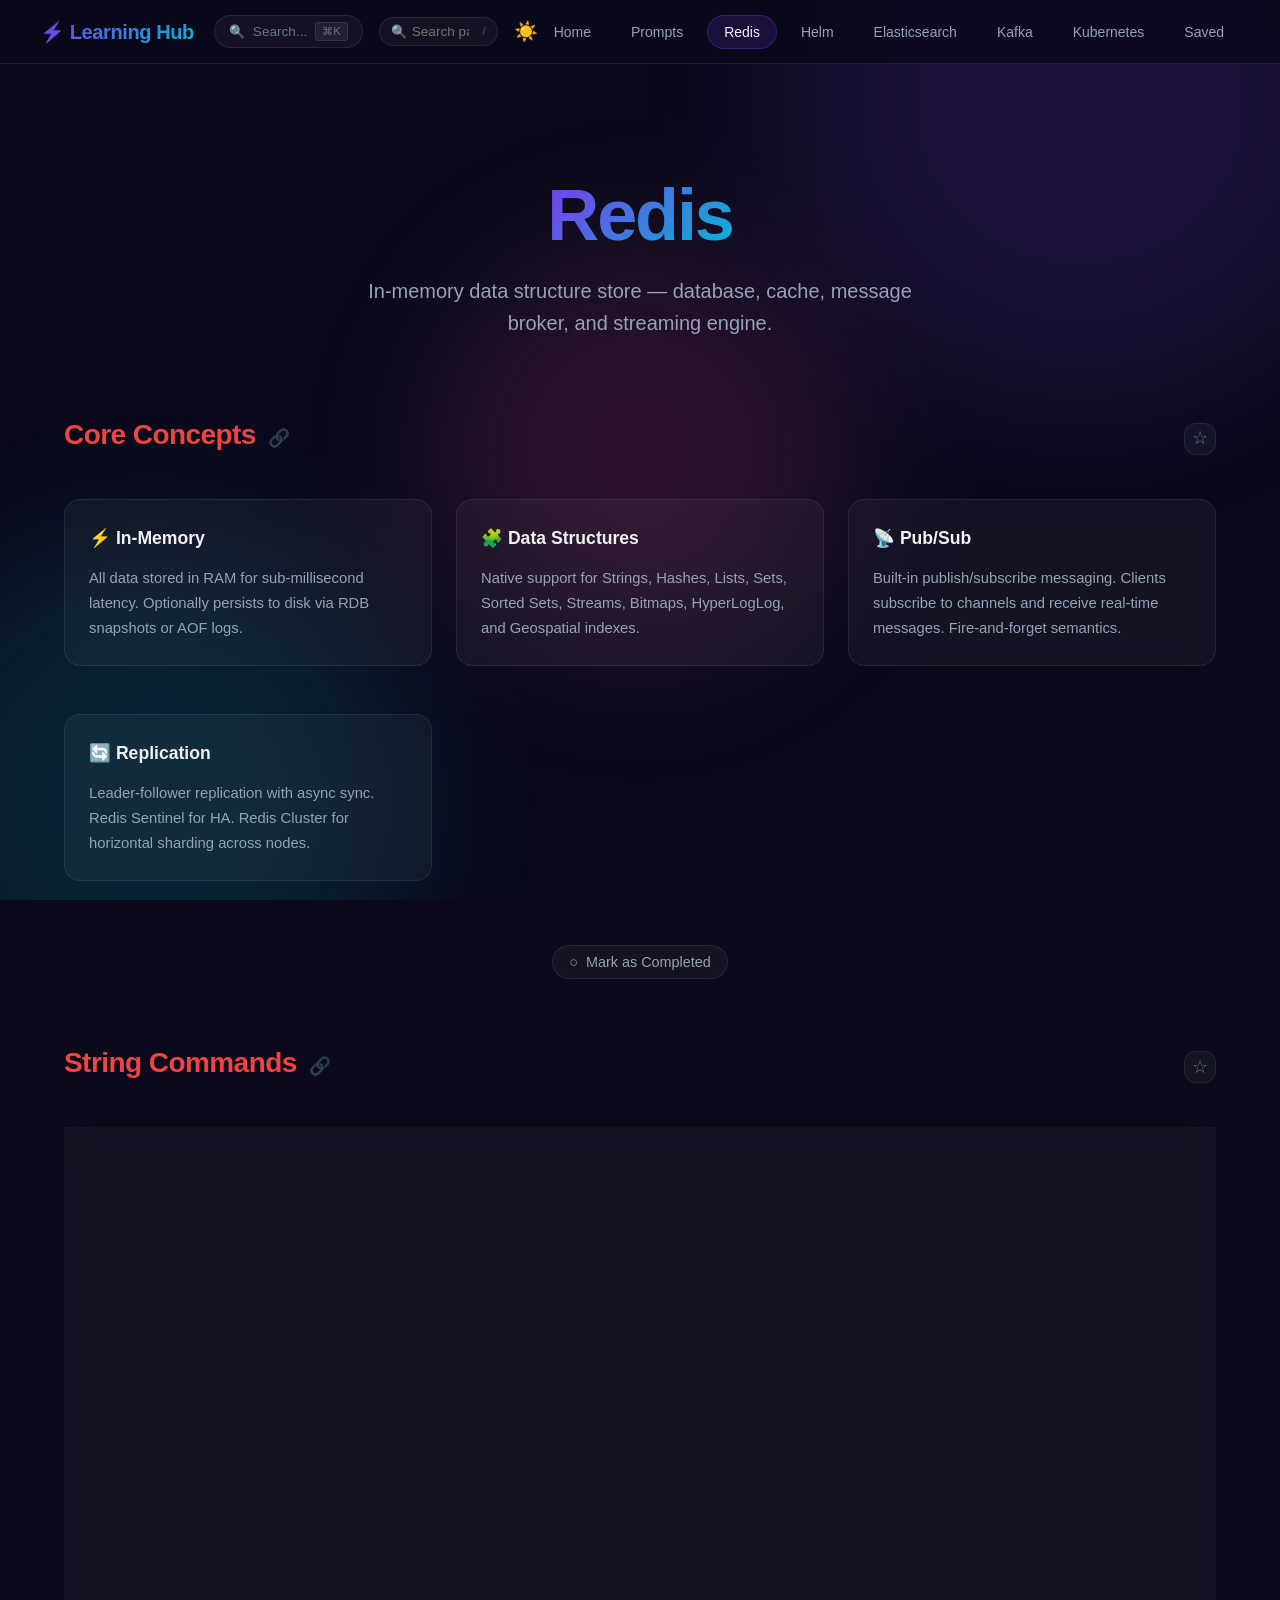
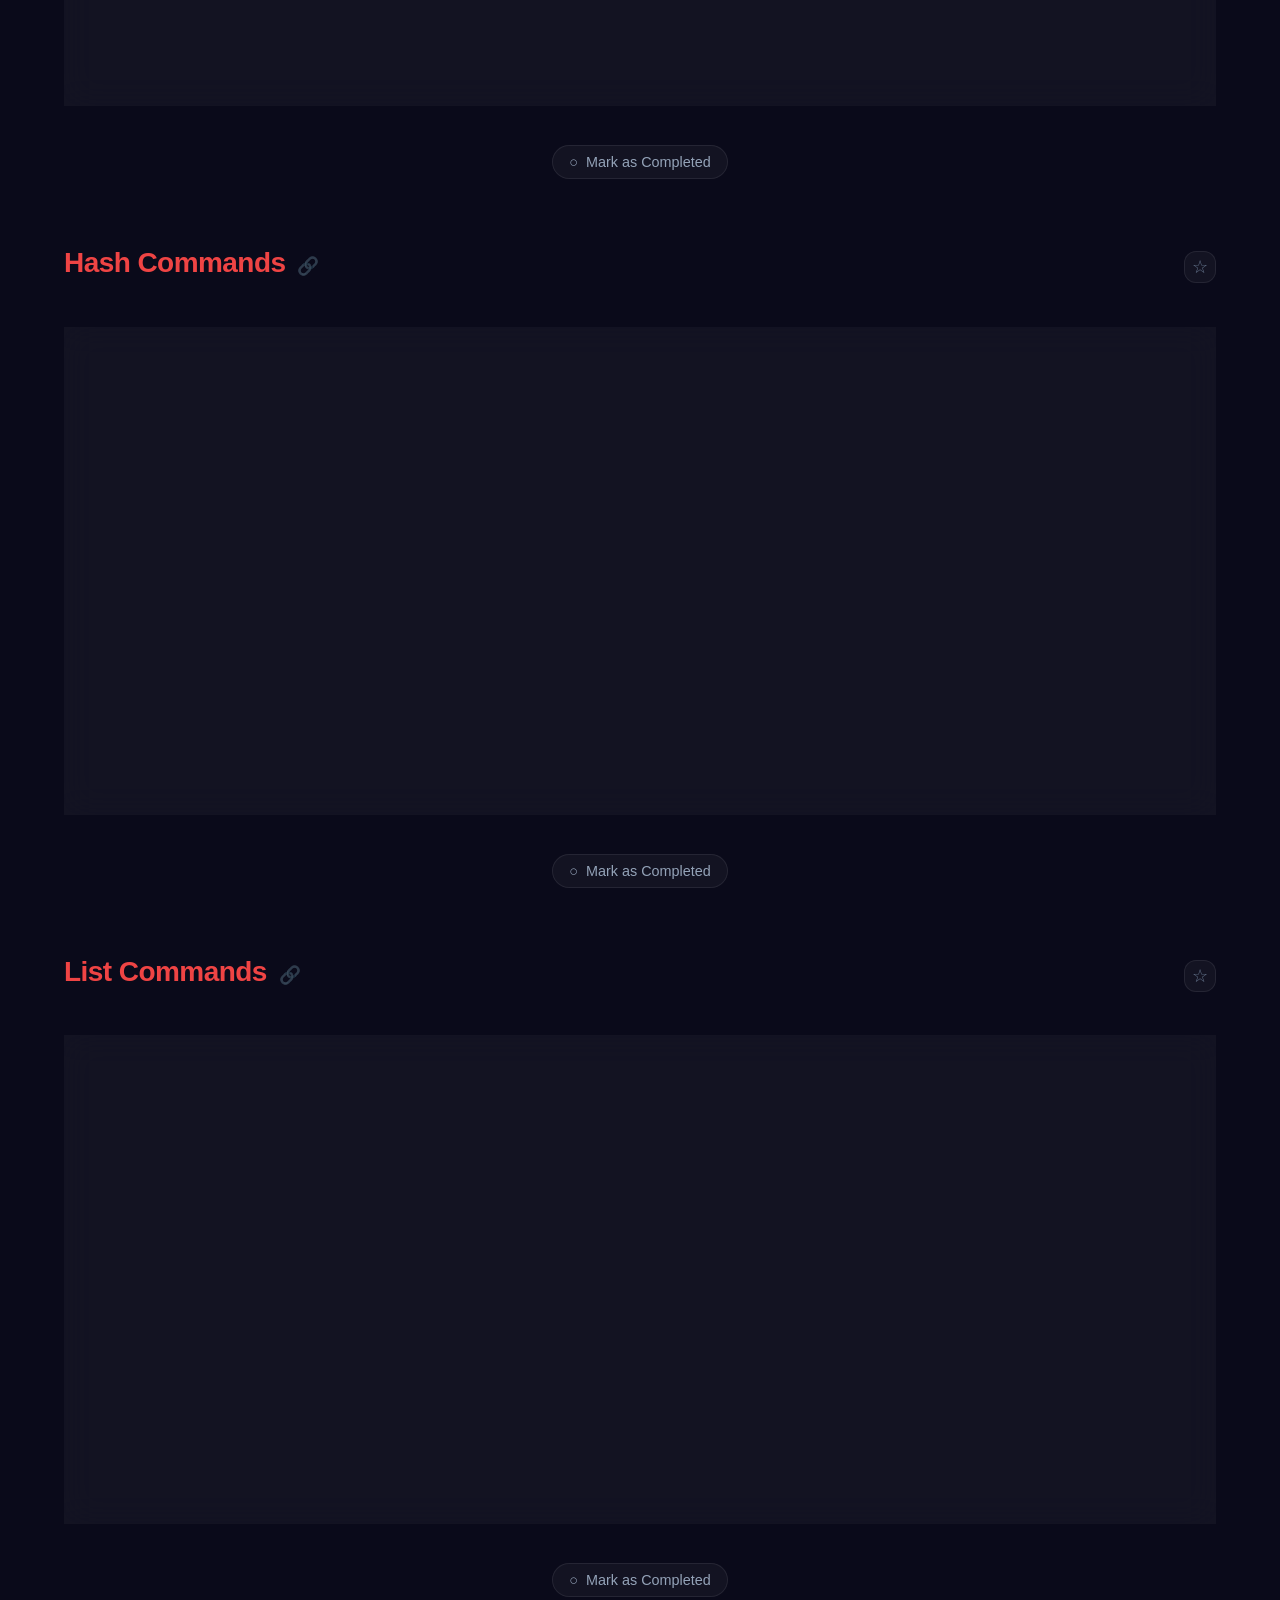
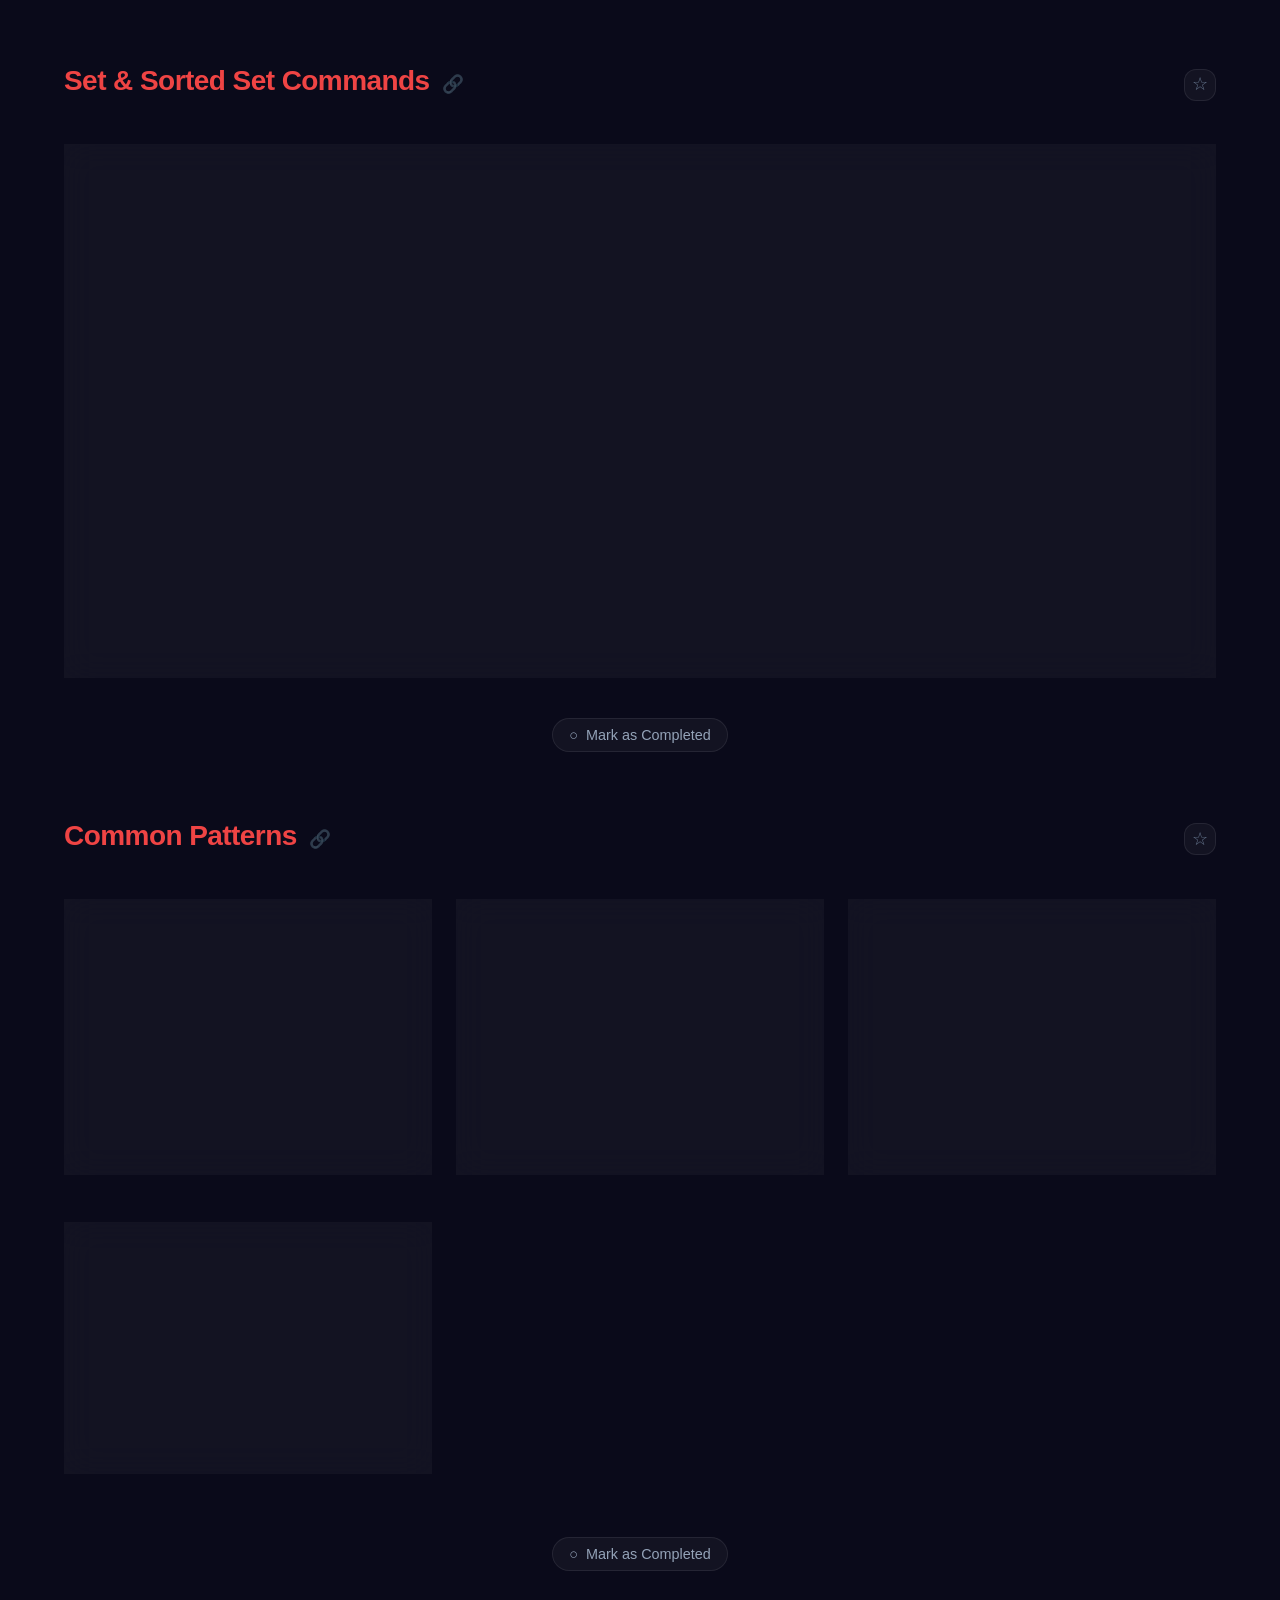
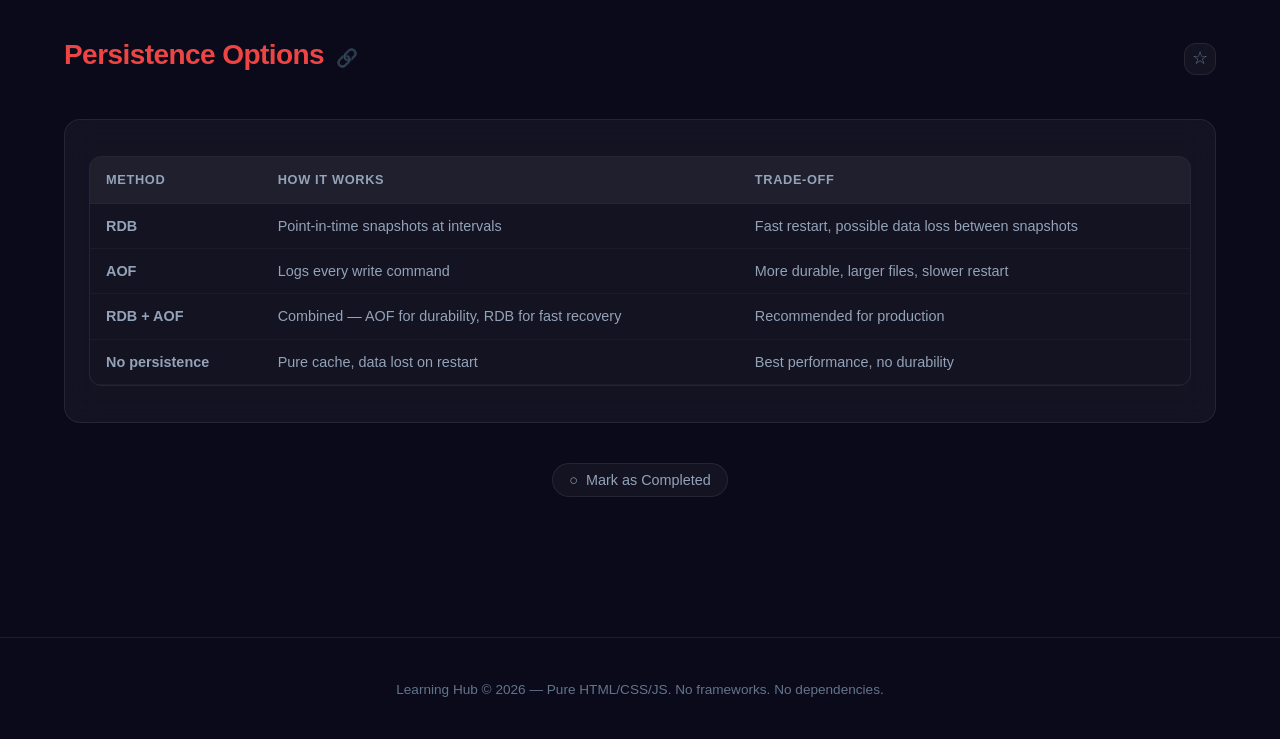
<file: redis.html>
<!DOCTYPE html>
<html lang="en">
<head>
  <meta charset="UTF-8">
  <meta name="viewport" content="width=device-width, initial-scale=1.0">
  <title>Redis Reference – Learning Hub</title>
  <meta name="description" content="Redis commands reference, data types, persistence, pub/sub, and caching patterns.">
  <link rel="stylesheet" href="css/style.css">
</head>
<body class="page--redis">
  <div id="bg-orbs-placeholder"></div>
  <div id="nav-placeholder"></div>

  <main class="main-content">
    <div class="container">

      <section class="hero" style="padding-bottom:32px;">
        <h1 class="hero__title"><span class="hero__title-gradient">Redis</span></h1>
        <p class="hero__subtitle">In-memory data structure store — database, cache, message broker, and streaming engine.</p>
      </section>

      <!-- Core Concepts -->
      <section class="section reveal" id="sec-redis-core">
        <div class="section__header" style="display:flex; justify-content:space-between; align-items:center;">
          <h2 class="section__title">Core Concepts</h2>
          <button class="bookmark-btn" data-id="bk-redis-core" data-title="Redis: Core Concepts" title="Save this concept">☆</button>
        </div>
        <div class="topic-grid">
          <div class="card content-card">
            <div class="content-card__title">⚡ In-Memory</div>
            <div class="content-card__body">All data stored in RAM for sub-millisecond latency. Optionally persists to disk via RDB snapshots or AOF logs.</div>
          </div>
          <div class="card content-card">
            <div class="content-card__title">🧩 Data Structures</div>
            <div class="content-card__body">Native support for Strings, Hashes, Lists, Sets, Sorted Sets, Streams, Bitmaps, HyperLogLog, and Geospatial indexes.</div>
          </div>
          <div class="card content-card">
            <div class="content-card__title">📡 Pub/Sub</div>
            <div class="content-card__body">Built-in publish/subscribe messaging. Clients subscribe to channels and receive real-time messages. Fire-and-forget semantics.</div>
          </div>
          <div class="card content-card">
            <div class="content-card__title">🔄 Replication</div>
            <div class="content-card__body">Leader-follower replication with async sync. Redis Sentinel for HA. Redis Cluster for horizontal sharding across nodes.</div>
          </div>
        </div>
        <div style="text-align: center; margin-top: 24px;">
          <button class="mark-read-btn" data-section-id="sec-redis-core">Mark as Completed</button>
        </div>
      </section>

      <!-- String Commands -->
      <section class="section reveal" id="sec-redis-string">
        <div class="section__header" style="display:flex; justify-content:space-between; align-items:center;">
          <h2 class="section__title">String Commands</h2>
          <button class="bookmark-btn" data-id="bk-redis-string" data-title="Redis: String Commands" title="Save these commands">☆</button>
        </div>
        <div class="card">
          <div class="table-wrapper">
            <table>
              <thead><tr><th>Command</th><th>Description</th><th>Example</th></tr></thead>
              <tbody>
                <tr><td><code>SET</code></td><td>Set a key-value pair</td><td><code>SET user:1 "Alice"</code></td></tr>
                <tr><td><code>GET</code></td><td>Get value by key</td><td><code>GET user:1</code></td></tr>
                <tr><td><code>MSET</code></td><td>Set multiple keys</td><td><code>MSET k1 "v1" k2 "v2"</code></td></tr>
                <tr><td><code>MGET</code></td><td>Get multiple values</td><td><code>MGET k1 k2</code></td></tr>
                <tr><td><code>INCR</code></td><td>Increment integer value</td><td><code>INCR counter</code></td></tr>
                <tr><td><code>DECR</code></td><td>Decrement integer value</td><td><code>DECR counter</code></td></tr>
                <tr><td><code>SETEX</code></td><td>Set with expiry (seconds)</td><td><code>SETEX session 3600 "data"</code></td></tr>
                <tr><td><code>SETNX</code></td><td>Set only if not exists</td><td><code>SETNX lock:res "owner1"</code></td></tr>
                <tr><td><code>APPEND</code></td><td>Append to value</td><td><code>APPEND log "new entry"</code></td></tr>
                <tr><td><code>STRLEN</code></td><td>Get string length</td><td><code>STRLEN user:1</code></td></tr>
              </tbody>
            </table>
          </div>
        </div>
        <div style="text-align: center; margin-top: 24px;">
          <button class="mark-read-btn" data-section-id="sec-redis-string">Mark as Completed</button>
        </div>
      </section>

      <!-- Hash Commands -->
      <section class="section reveal" id="sec-redis-hash">
        <div class="section__header" style="display:flex; justify-content:space-between; align-items:center;">
          <h2 class="section__title">Hash Commands</h2>
          <button class="bookmark-btn" data-id="bk-redis-hash" data-title="Redis: Hash Commands" title="Save these commands">☆</button>
        </div>
        <div class="card">
          <div class="table-wrapper">
            <table>
              <thead><tr><th>Command</th><th>Description</th><th>Example</th></tr></thead>
              <tbody>
                <tr><td><code>HSET</code></td><td>Set hash field</td><td><code>HSET user:1 name "Alice"</code></td></tr>
                <tr><td><code>HGET</code></td><td>Get hash field</td><td><code>HGET user:1 name</code></td></tr>
                <tr><td><code>HMSET</code></td><td>Set multiple fields</td><td><code>HMSET user:1 name "Alice" age 30</code></td></tr>
                <tr><td><code>HGETALL</code></td><td>Get all fields and values</td><td><code>HGETALL user:1</code></td></tr>
                <tr><td><code>HDEL</code></td><td>Delete field</td><td><code>HDEL user:1 age</code></td></tr>
                <tr><td><code>HEXISTS</code></td><td>Check if field exists</td><td><code>HEXISTS user:1 email</code></td></tr>
                <tr><td><code>HINCRBY</code></td><td>Increment field value</td><td><code>HINCRBY user:1 visits 1</code></td></tr>
                <tr><td><code>HKEYS</code></td><td>Get all field names</td><td><code>HKEYS user:1</code></td></tr>
              </tbody>
            </table>
          </div>
        </div>
        <div style="text-align: center; margin-top: 24px;">
          <button class="mark-read-btn" data-section-id="sec-redis-hash">Mark as Completed</button>
        </div>
      </section>

      <!-- List Commands -->
      <section class="section reveal" id="sec-redis-list">
        <div class="section__header" style="display:flex; justify-content:space-between; align-items:center;">
          <h2 class="section__title">List Commands</h2>
          <button class="bookmark-btn" data-id="bk-redis-list" data-title="Redis: List Commands" title="Save these commands">☆</button>
        </div>
        <div class="card">
          <div class="table-wrapper">
            <table>
              <thead><tr><th>Command</th><th>Description</th><th>Example</th></tr></thead>
              <tbody>
                <tr><td><code>LPUSH</code></td><td>Push to head</td><td><code>LPUSH queue "task1"</code></td></tr>
                <tr><td><code>RPUSH</code></td><td>Push to tail</td><td><code>RPUSH queue "task2"</code></td></tr>
                <tr><td><code>LPOP</code></td><td>Pop from head</td><td><code>LPOP queue</code></td></tr>
                <tr><td><code>RPOP</code></td><td>Pop from tail</td><td><code>RPOP queue</code></td></tr>
                <tr><td><code>LRANGE</code></td><td>Get range of elements</td><td><code>LRANGE queue 0 -1</code></td></tr>
                <tr><td><code>LLEN</code></td><td>Get list length</td><td><code>LLEN queue</code></td></tr>
                <tr><td><code>LINDEX</code></td><td>Get element by index</td><td><code>LINDEX queue 0</code></td></tr>
                <tr><td><code>BRPOP</code></td><td>Blocking pop from tail</td><td><code>BRPOP queue 30</code></td></tr>
              </tbody>
            </table>
          </div>
        </div>
        <div style="text-align: center; margin-top: 24px;">
          <button class="mark-read-btn" data-section-id="sec-redis-list">Mark as Completed</button>
        </div>
      </section>

      <!-- Set & Sorted Set -->
      <section class="section reveal" id="sec-redis-sets">
        <div class="section__header" style="display:flex; justify-content:space-between; align-items:center;">
          <h2 class="section__title">Set & Sorted Set Commands</h2>
          <button class="bookmark-btn" data-id="bk-redis-sets" data-title="Redis: Set Commands" title="Save these commands">☆</button>
        </div>
        <div class="card">
          <div class="table-wrapper">
            <table>
              <thead><tr><th>Command</th><th>Description</th><th>Example</th></tr></thead>
              <tbody>
                <tr><td><code>SADD</code></td><td>Add to set</td><td><code>SADD tags "redis" "nosql"</code></td></tr>
                <tr><td><code>SMEMBERS</code></td><td>Get all members</td><td><code>SMEMBERS tags</code></td></tr>
                <tr><td><code>SISMEMBER</code></td><td>Check membership</td><td><code>SISMEMBER tags "redis"</code></td></tr>
                <tr><td><code>SINTER</code></td><td>Intersection of sets</td><td><code>SINTER set1 set2</code></td></tr>
                <tr><td><code>SUNION</code></td><td>Union of sets</td><td><code>SUNION set1 set2</code></td></tr>
                <tr><td><code>ZADD</code></td><td>Add to sorted set</td><td><code>ZADD leaderboard 100 "player1"</code></td></tr>
                <tr><td><code>ZRANGE</code></td><td>Get range by rank</td><td><code>ZRANGE leaderboard 0 9</code></td></tr>
                <tr><td><code>ZRANGEBYSCORE</code></td><td>Get range by score</td><td><code>ZRANGEBYSCORE lb 50 100</code></td></tr>
                <tr><td><code>ZRANK</code></td><td>Get member rank</td><td><code>ZRANK leaderboard "player1"</code></td></tr>
              </tbody>
            </table>
          </div>
        </div>
        <div style="text-align: center; margin-top: 24px;">
          <button class="mark-read-btn" data-section-id="sec-redis-sets">Mark as Completed</button>
        </div>
      </section>

      <!-- Common Patterns -->
      <section class="section reveal" id="sec-redis-patterns">
        <div class="section__header" style="display:flex; justify-content:space-between; align-items:center;">
          <h2 class="section__title">Common Patterns</h2>
          <button class="bookmark-btn" data-id="bk-redis-patterns" data-title="Redis: Common Patterns" title="Save these patterns">☆</button>
        </div>
        <div class="topic-grid">
          <div class="card content-card">
            <div class="content-card__title">🗄️ Cache-Aside</div>
            <div class="content-card__body">
              Check Redis first. On miss, query DB, then write to Redis with TTL.
              <div class="code-block"><pre><code>GET cache:user:1
// miss → query DB → SET cache:user:1 "data" EX 3600</code></pre></div>
            </div>
          </div>
          <div class="card content-card">
            <div class="content-card__title">🔒 Distributed Lock</div>
            <div class="content-card__body">
              Use <code>SET NX EX</code> for mutual exclusion across processes.
              <div class="code-block"><pre><code>SET lock:resource "owner" NX EX 30
// Do work...
DEL lock:resource</code></pre></div>
            </div>
          </div>
          <div class="card content-card">
            <div class="content-card__title">⏱️ Rate Limiting</div>
            <div class="content-card__body">
              Use <code>INCR</code> with <code>EXPIRE</code> for sliding window rate limiting.
              <div class="code-block"><pre><code>INCR ratelimit:user:1
EXPIRE ratelimit:user:1 60
// Check if count > threshold</code></pre></div>
            </div>
          </div>
          <div class="card content-card">
            <div class="content-card__title">📊 Leaderboard</div>
            <div class="content-card__body">
              Sorted sets are perfect for leaderboards with O(log N) operations.
              <div class="code-block"><pre><code>ZADD leaderboard 1500 "player1"
ZREVRANGE leaderboard 0 9 WITHSCORES</code></pre></div>
            </div>
          </div>
        </div>
        <div style="text-align: center; margin-top: 24px;">
          <button class="mark-read-btn" data-section-id="sec-redis-patterns">Mark as Completed</button>
        </div>
      </section>

      <!-- Persistence -->
      <section class="section reveal" id="sec-redis-persistence">
        <div class="section__header" style="display:flex; justify-content:space-between; align-items:center;">
          <h2 class="section__title">Persistence Options</h2>
          <button class="bookmark-btn" data-id="bk-redis-persistence" data-title="Redis: Persistence" title="Save this concept">☆</button>
        </div>
        <div class="card content-card">
          <div class="table-wrapper">
            <table>
              <thead><tr><th>Method</th><th>How It Works</th><th>Trade-off</th></tr></thead>
              <tbody>
                <tr><td><strong>RDB</strong></td><td>Point-in-time snapshots at intervals</td><td>Fast restart, possible data loss between snapshots</td></tr>
                <tr><td><strong>AOF</strong></td><td>Logs every write command</td><td>More durable, larger files, slower restart</td></tr>
                <tr><td><strong>RDB + AOF</strong></td><td>Combined — AOF for durability, RDB for fast recovery</td><td>Recommended for production</td></tr>
                <tr><td><strong>No persistence</strong></td><td>Pure cache, data lost on restart</td><td>Best performance, no durability</td></tr>
              </tbody>
            </table>
          </div>
        </div>
        <div style="text-align: center; margin-top: 24px;">
          <button class="mark-read-btn" data-section-id="sec-redis-persistence">Mark as Completed</button>
        </div>
      </section>

    </div>
  </main>

  <div id="footer-placeholder"></div>
  <script src="js/search-data.js"></script>
  <script src="js/common.js"></script>
</body>
</html>
</file>
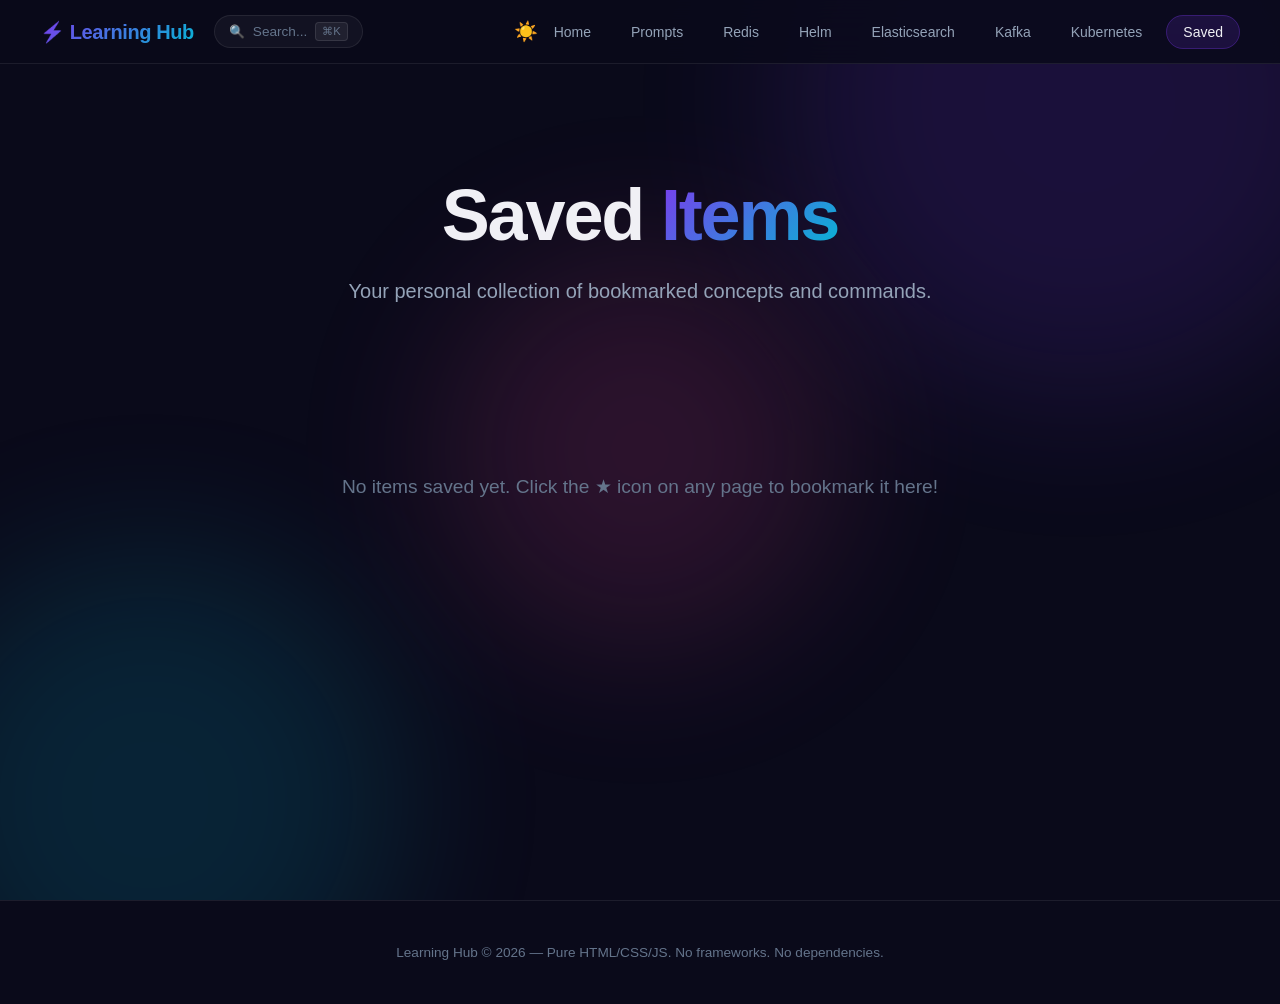
<file: saved.html>
<!DOCTYPE html>
<html lang="en">
<head>
  <meta charset="UTF-8">
  <meta name="viewport" content="width=device-width, initial-scale=1.0">
  <title>Saved Items – Learning Hub</title>
  <meta name="description" content="Your bookmarked concepts, commands, and prompts.">
  <link rel="stylesheet" href="css/style.css">
  <style>
    .saved-grid {
      display: grid;
      grid-template-columns: repeat(auto-fit, minmax(300px, 1fr));
      gap: 24px;
      margin-top: 32px;
    }
    .saved-empty {
      text-align: center;
      padding: 64px 0;
      color: var(--text-muted);
      font-size: 1.2rem;
    }
  </style>
</head>
<body class="page--saved">
  <div id="bg-orbs-placeholder"></div>
  <div id="nav-placeholder"></div>

  <main class="main-content">
    <div class="container">
      <section class="hero">
        <h1 class="hero__title">Saved <span class="hero__title-gradient">Items</span></h1>
        <p class="hero__subtitle">Your personal collection of bookmarked concepts and commands.</p>
      </section>

      <div id="saved-container" class="saved-grid">
        <!-- Rendered via JS -->
      </div>
    </div>
  </main>

  <div id="footer-placeholder"></div>
  <script src="js/search-data.js"></script>
  <script src="js/common.js"></script>
  <script>
    document.addEventListener('DOMContentLoaded', function() {
      var container = document.getElementById('saved-container');
      var bookmarks = window.LearningHubStorage.getBookmarks();

      if (bookmarks.length === 0) {
        container.innerHTML = '<div class="saved-empty">No items saved yet. Click the ★ icon on any page to bookmark it here!</div>';
        container.classList.remove('saved-grid');
        return;
      }

      // Sort by newest first
      bookmarks.sort(function(a, b) {
        return new Date(b.timestamp) - new Date(a.timestamp);
      });

      var html = '';
      for (var i = 0; i < bookmarks.length; i++) {
        var b = bookmarks[i];
        html += '<div class="card content-card reveal">';
        html += '<div class="content-card__title" style="display:flex; justify-content:space-between; align-items:center;">';
        html += '<span>🔖 ' + window.escapeHtml(b.title) + '</span>';
        html += '<button class="bookmark-btn active" data-id="' + window.escapeHtml(b.id) + '" title="Remove Bookmark">★</button>';
        html += '</div>';
        html += '<div class="content-card__body">';
        html += '<p style="font-size:0.9rem; color:var(--text-secondary);">' + window.escapeHtml(b.content) + '</p>';
        html += '<a href="' + window.escapeHtml(b.link) + '" style="display:inline-block; margin-top:16px; font-size:0.9rem; color:var(--accent-cyan);">→ Go to original page</a>';
        html += '</div></div>';
      }

      container.innerHTML = html;

      // Add remove functionality
      var btns = container.querySelectorAll('.bookmark-btn');
      for (var j = 0; j < btns.length; j++) {
        btns[j].addEventListener('click', function(e) {
          var id = e.currentTarget.getAttribute('data-id');
          window.LearningHubStorage.toggleBookmark(id, '', '', '');
          e.currentTarget.closest('.card').style.display = 'none';
        });
      }
    });
  </script>
</body>
</html>
</file>
<file: css/style.css>
/* ============================================
   LEARNING HUB – Design System
   Pure CSS, no dependencies, mobile-first
   ============================================ */

/* --- CSS Variables (Design Tokens) --- */
:root {
  --bg-primary: #0a0a1a;
  --bg-secondary: #0f0f2a;
  --bg-surface: rgba(255, 255, 255, 0.03);
  --bg-surface-hover: rgba(255, 255, 255, 0.06);
  --bg-code: rgba(255, 255, 255, 0.05);

  --accent-purple: #7c3aed;
  --accent-cyan: #06b6d4;
  --accent-pink: #ec4899;
  --accent-green: #10b981;
  --accent-orange: #f59e0b;
  --accent-blue: #3b82f6;

  --gradient-accent: linear-gradient(135deg, var(--accent-purple), var(--accent-cyan));
  --gradient-hero: linear-gradient(135deg, #7c3aed 0%, #06b6d4 50%, #ec4899 100%);
  --gradient-warm: linear-gradient(135deg, var(--accent-orange), var(--accent-pink));

  --text-primary: #f0f0f5;
  --text-secondary: #94a3b8;
  --text-muted: #64748b;
  --text-accent: #a78bfa;

  --glass-bg: rgba(255, 255, 255, 0.04);
  --glass-border: rgba(255, 255, 255, 0.08);
  --glass-blur: blur(16px);
  --glass-shadow: 0 8px 32px rgba(0, 0, 0, 0.3);

  --radius-sm: 8px;
  --radius-md: 12px;
  --radius-lg: 16px;
  --radius-xl: 24px;
  --radius-full: 9999px;

  --transition-fast: all 0.2s cubic-bezier(0.4, 0, 0.2, 1);
  --transition-base: all 0.3s cubic-bezier(0.4, 0, 0.2, 1);
  --transition-slow: all 0.5s cubic-bezier(0.4, 0, 0.2, 1);

  --font-sans: 'Inter', -apple-system, BlinkMacSystemFont, 'Segoe UI', Roboto, sans-serif;
  --font-mono: 'JetBrains Mono', 'Fira Code', 'Cascadia Code', 'SF Mono', Consolas, monospace;

  --container-max: 1200px;
  --nav-height: 64px;
}

/* --- Light Mode Variables --- */
body.theme-light {
  --bg-primary: #f8fafc;
  --bg-secondary: #f1f5f9;
  --bg-surface: rgba(255, 255, 255, 0.7);
  --bg-surface-hover: rgba(255, 255, 255, 0.9);
  --bg-code: rgba(15, 23, 42, 0.05);

  --text-primary: #0f172a;
  --text-secondary: #334155;
  --text-muted: #64748b;
  --text-accent: #6d28d9;

  --glass-bg: rgba(255, 255, 255, 0.8);
  --glass-border: rgba(0, 0, 0, 0.05);
  --glass-shadow: 0 8px 32px rgba(0, 0, 0, 0.05);
}

/* --- Reset & Base --- */
*, *::before, *::after {
  margin: 0;
  padding: 0;
  box-sizing: border-box;
}

html {
  scroll-behavior: smooth;
  -webkit-text-size-adjust: 100%;
}

body {
  font-family: var(--font-sans);
  background: var(--bg-primary);
  color: var(--text-primary);
  line-height: 1.7;
  min-height: 100vh;
  overflow-x: hidden;
  -webkit-font-smoothing: antialiased;
  -moz-osx-font-smoothing: grayscale;
}

a {
  color: var(--text-accent);
  text-decoration: none;
  transition: var(--transition-fast);
}

a:hover {
  color: var(--accent-cyan);
}

img {
  max-width: 100%;
  display: block;
}

/* --- Background Gradient Orbs --- */
.bg-orbs {
  position: fixed;
  top: 0;
  left: 0;
  width: 100%;
  height: 100%;
  pointer-events: none;
  z-index: 0;
  overflow: hidden;
}

.bg-orb {
  position: absolute;
  border-radius: 50%;
  filter: blur(80px);
  opacity: 0.15;
  animation: orbFloat 20s ease-in-out infinite;
}

.bg-orb--1 {
  width: 600px;
  height: 600px;
  background: var(--accent-purple);
  top: -200px;
  right: -100px;
  animation-delay: 0s;
}

.bg-orb--2 {
  width: 500px;
  height: 500px;
  background: var(--accent-cyan);
  bottom: -150px;
  left: -100px;
  animation-delay: -7s;
}

.bg-orb--3 {
  width: 400px;
  height: 400px;
  background: var(--accent-pink);
  top: 50%;
  left: 50%;
  transform: translate(-50%, -50%);
  animation-delay: -14s;
}

@keyframes orbFloat {
  0%, 100% { transform: translate(0, 0) scale(1); }
  25% { transform: translate(30px, -40px) scale(1.05); }
  50% { transform: translate(-20px, 20px) scale(0.95); }
  75% { transform: translate(40px, 30px) scale(1.02); }
}

/* --- Navigation --- */
.nav {
  position: fixed;
  top: 0;
  left: 0;
  right: 0;
  height: var(--nav-height);
  background: rgba(10, 10, 26, 0.85);
  backdrop-filter: var(--glass-blur);
  -webkit-backdrop-filter: var(--glass-blur);
  border-bottom: 1px solid var(--glass-border);
  z-index: 1000;
  display: flex;
  align-items: center;
  padding: 0 24px;
}

.nav__container {
  max-width: var(--container-max);
  width: 100%;
  margin: 0 auto;
  display: flex;
  align-items: center;
  justify-content: space-between;
}

.nav__logo {
  font-size: 1.25rem;
  font-weight: 700;
  background: var(--gradient-accent);
  -webkit-background-clip: text;
  -webkit-text-fill-color: transparent;
  background-clip: text;
  letter-spacing: -0.02em;
}

.nav__links {
  display: flex;
  gap: 8px;
  list-style: none;
  align-items: center;
}

.nav__link {
  padding: 8px 16px;
  border-radius: var(--radius-full);
  color: var(--text-secondary);
  font-size: 0.875rem;
  font-weight: 500;
  transition: var(--transition-fast);
  white-space: nowrap;
}

.nav__link:hover {
  color: var(--text-primary);
  background: var(--bg-surface-hover);
}

.nav__link--active {
  color: var(--text-primary);
  background: rgba(124, 58, 237, 0.15);
  border: 1px solid rgba(124, 58, 237, 0.3);
}

/* Mobile hamburger */
.nav__toggle {
  display: none;
  flex-direction: column;
  gap: 5px;
  background: none;
  border: none;
  cursor: pointer;
  padding: 8px;
  z-index: 1001;
}

.nav__toggle span {
  width: 24px;
  height: 2px;
  background: var(--text-primary);
  border-radius: 2px;
  transition: var(--transition-base);
}

.nav__toggle.active span:nth-child(1) {
  transform: rotate(45deg) translate(5px, 5px);
}

.nav__toggle.active span:nth-child(2) {
  opacity: 0;
}

.nav__toggle.active span:nth-child(3) {
  transform: rotate(-45deg) translate(5px, -5px);
}

/* --- Container --- */
.container {
  max-width: var(--container-max);
  margin: 0 auto;
  padding: 0 24px;
  position: relative;
  z-index: 1;
}

.main-content {
  padding-top: calc(var(--nav-height) + 32px);
  padding-bottom: 80px;
  min-height: 100vh;
}

/* --- Hero Section --- */
.hero {
  text-align: center;
  padding: 80px 0 60px;
}

.hero__badge {
  display: inline-flex;
  align-items: center;
  gap: 8px;
  padding: 6px 16px;
  background: rgba(124, 58, 237, 0.1);
  border: 1px solid rgba(124, 58, 237, 0.2);
  border-radius: var(--radius-full);
  font-size: 0.8rem;
  color: var(--accent-purple);
  margin-bottom: 24px;
  font-weight: 500;
}

.hero__title {
  font-size: clamp(2.5rem, 6vw, 4.5rem);
  font-weight: 800;
  line-height: 1.1;
  letter-spacing: -0.03em;
  margin-bottom: 20px;
}

.hero__title-gradient {
  background: var(--gradient-hero);
  -webkit-background-clip: text;
  -webkit-text-fill-color: transparent;
  background-clip: text;
  background-size: 200% 200%;
  animation: gradientShift 5s ease-in-out infinite;
}

@keyframes gradientShift {
  0%, 100% { background-position: 0% 50%; }
  50% { background-position: 100% 50%; }
}

.hero__subtitle {
  font-size: clamp(1rem, 2vw, 1.25rem);
  color: var(--text-secondary);
  max-width: 600px;
  margin: 0 auto 40px;
  line-height: 1.6;
}

/* Navbar Local Search */
.nav__local-search {
  display: none; /* Controlled by common.js */
}

@media (max-width: 1024px) {
  .nav__local-search {
    max-width: 180px !important;
  }
}

@media (max-width: 768px) {
  .nav__local-search {
    display: none !important; /* Hide on small screens to avoid clutter */
  }
  .nav__search-btn {
    margin: 0 0 0 auto !important;
  }
}

.hero__stats {
  display: flex;
  justify-content: center;
  gap: 40px;
  flex-wrap: wrap;
}

.hero__stat {
  text-align: center;
}

.hero__stat-number {
  font-size: 2rem;
  font-weight: 700;
  background: var(--gradient-accent);
  -webkit-background-clip: text;
  -webkit-text-fill-color: transparent;
  background-clip: text;
}

.hero__stat-label {
  font-size: 0.8rem;
  color: var(--text-muted);
  text-transform: uppercase;
  letter-spacing: 0.1em;
  margin-top: 4px;
}

/* --- Section --- */
.section {
  margin-bottom: 60px;
}

.section__header {
  margin-bottom: 32px;
}

.section__title {
  font-size: 1.75rem;
  font-weight: 700;
  letter-spacing: -0.02em;
  margin-bottom: 8px;
}

.section__subtitle {
  color: var(--text-secondary);
  font-size: 1rem;
}

/* --- Glass Card --- */
.card {
  background: var(--glass-bg);
  backdrop-filter: var(--glass-blur);
  -webkit-backdrop-filter: var(--glass-blur);
  border: 1px solid var(--glass-border);
  border-radius: var(--radius-lg);
  padding: 24px;
  transition: var(--transition-base);
  position: relative;
  overflow: hidden;
}

.card::before {
  content: '';
  position: absolute;
  top: 0;
  left: 0;
  right: 0;
  height: 1px;
  background: linear-gradient(90deg, transparent, rgba(255,255,255,0.1), transparent);
  opacity: 0;
  transition: var(--transition-base);
}

.card:hover {
  background: var(--bg-surface-hover);
  border-color: rgba(255, 255, 255, 0.12);
  transform: translateY(-2px);
  box-shadow: var(--glass-shadow);
}

.card:hover::before {
  opacity: 1;
}

/* --- Topic Card (Landing Page) --- */
.topic-grid {
  display: grid;
  grid-template-columns: repeat(auto-fill, minmax(320px, 1fr));
  gap: 24px;
}

.topic-card {
  cursor: pointer;
  text-decoration: none;
  color: inherit;
  display: block;
}

.topic-card__icon {
  width: 48px;
  height: 48px;
  border-radius: var(--radius-md);
  display: flex;
  align-items: center;
  justify-content: center;
  font-size: 1.5rem;
  margin-bottom: 16px;
  transition: var(--transition-base);
}

.topic-card__title {
  font-size: 1.25rem;
  font-weight: 600;
  margin-bottom: 8px;
  letter-spacing: -0.01em;
}

.topic-card__desc {
  color: var(--text-secondary);
  font-size: 0.9rem;
  line-height: 1.6;
  margin-bottom: 16px;
}

.topic-card__arrow {
  color: var(--text-muted);
  font-size: 0.85rem;
  font-weight: 500;
  transition: var(--transition-fast);
  display: inline-flex;
  align-items: center;
  gap: 6px;
}

.topic-card:hover .topic-card__arrow {
  color: var(--accent-cyan);
  gap: 10px;
}

/* Icon color variants */
.icon--purple { background: rgba(124, 58, 237, 0.15); color: var(--accent-purple); }
.icon--cyan { background: rgba(6, 182, 212, 0.15); color: var(--accent-cyan); }
.icon--pink { background: rgba(236, 72, 153, 0.15); color: var(--accent-pink); }
.icon--green { background: rgba(16, 185, 129, 0.15); color: var(--accent-green); }
.icon--orange { background: rgba(245, 158, 11, 0.15); color: var(--accent-orange); }
.icon--blue { background: rgba(59, 130, 246, 0.15); color: var(--accent-blue); }

/* --- Content Cards (Topic Pages) --- */
.content-card {
  margin-bottom: 24px;
}

.content-card__title {
  font-size: 1.1rem;
  font-weight: 600;
  margin-bottom: 12px;
  display: flex;
  align-items: center;
  gap: 8px;
}

.content-card__body {
  color: var(--text-secondary);
  font-size: 0.925rem;
  line-height: 1.7;
}

/* --- Code Blocks --- */
pre {
  background: var(--bg-code);
  border: 1px solid var(--glass-border);
  border-radius: var(--radius-md);
  padding: 16px 20px;
  overflow-x: auto;
  margin: 12px 0;
  position: relative;
}

code {
  font-family: var(--font-mono);
  font-size: 0.85rem;
  line-height: 1.6;
}

:not(pre) > code {
  background: var(--bg-code);
  border: 1px solid var(--glass-border);
  padding: 2px 8px;
  border-radius: var(--radius-sm);
  font-size: 0.85em;
  color: var(--accent-cyan);
}

.code-block {
  position: relative;
}

.code-block__copy {
  position: absolute;
  top: 8px;
  right: 8px;
  background: rgba(255, 255, 255, 0.1);
  border: 1px solid var(--glass-border);
  color: var(--text-secondary);
  padding: 4px 12px;
  border-radius: var(--radius-sm);
  font-size: 0.75rem;
  cursor: pointer;
  transition: var(--transition-fast);
  font-family: var(--font-sans);
}

.code-block__copy:hover {
  background: rgba(255, 255, 255, 0.15);
  color: var(--text-primary);
}

/* --- Tables --- */
.table-wrapper {
  overflow-x: auto;
  margin: 12px 0;
  border-radius: var(--radius-md);
  border: 1px solid var(--glass-border);
}

table {
  width: 100%;
  border-collapse: collapse;
  font-size: 0.9rem;
}

thead {
  background: rgba(255, 255, 255, 0.05);
}

th {
  text-align: left;
  padding: 12px 16px;
  font-weight: 600;
  font-size: 0.8rem;
  text-transform: uppercase;
  letter-spacing: 0.05em;
  color: var(--text-secondary);
  border-bottom: 1px solid var(--glass-border);
}

td {
  padding: 10px 16px;
  border-bottom: 1px solid rgba(255, 255, 255, 0.03);
  color: var(--text-secondary);
}

tr:hover td {
  background: rgba(255, 255, 255, 0.02);
}

td code {
  color: var(--accent-cyan);
}

/* --- Filter / Search Bar --- */
.filter-bar {
  display: flex;
  flex-wrap: wrap;
  gap: 12px;
  align-items: center;
  margin-bottom: 24px;
}

.search-input {
  flex: 1;
  min-width: 200px;
  background: var(--glass-bg);
  border: 1px solid var(--glass-border);
  border-radius: var(--radius-full);
  padding: 10px 20px;
  color: var(--text-primary);
  font-family: var(--font-sans);
  font-size: 0.9rem;
  outline: none;
  transition: var(--transition-fast);
}

.search-input::placeholder {
  color: var(--text-muted);
}

.search-input:focus {
  border-color: rgba(124, 58, 237, 0.5);
  box-shadow: 0 0 0 3px rgba(124, 58, 237, 0.1);
}

.filter-btn {
  padding: 8px 18px;
  border-radius: var(--radius-full);
  border: 1px solid var(--glass-border);
  background: transparent;
  color: var(--text-secondary);
  font-family: var(--font-sans);
  font-size: 0.85rem;
  cursor: pointer;
  transition: var(--transition-fast);
  white-space: nowrap;
}

.filter-btn:hover {
  border-color: rgba(124, 58, 237, 0.4);
  color: var(--text-primary);
}

.filter-btn--active {
  background: rgba(124, 58, 237, 0.15);
  border-color: rgba(124, 58, 237, 0.4);
  color: var(--accent-purple);
}

/* --- Prompt Card --- */
.prompt-card {
  margin-bottom: 16px;
}

.prompt-card__header {
  display: flex;
  justify-content: space-between;
  align-items: flex-start;
  margin-bottom: 8px;
  gap: 12px;
}

.prompt-card__title {
  font-weight: 600;
  font-size: 1rem;
}

.prompt-card__category {
  font-size: 0.75rem;
  padding: 3px 10px;
  border-radius: var(--radius-full);
  background: rgba(124, 58, 237, 0.12);
  color: var(--accent-purple);
  white-space: nowrap;
  font-weight: 500;
}

.prompt-card__text {
  color: var(--text-secondary);
  font-size: 0.9rem;
  line-height: 1.7;
  margin-bottom: 12px;
}

.prompt-card__tags {
  display: flex;
  flex-wrap: wrap;
  gap: 6px;
  margin-bottom: 12px;
}

.prompt-card__tag {
  font-size: 0.72rem;
  padding: 2px 8px;
  border-radius: var(--radius-full);
  background: rgba(6, 182, 212, 0.1);
  color: var(--accent-cyan);
}

.prompt-card__copy {
  display: inline-flex;
  align-items: center;
  gap: 6px;
  padding: 6px 14px;
  border-radius: var(--radius-sm);
  border: 1px solid var(--glass-border);
  background: transparent;
  color: var(--text-secondary);
  font-family: var(--font-sans);
  font-size: 0.8rem;
  cursor: pointer;
  transition: var(--transition-fast);
}

.prompt-card__copy:hover {
  background: rgba(255, 255, 255, 0.05);
  color: var(--text-primary);
}

/* --- Info Box --- */
.info-box {
  background: rgba(124, 58, 237, 0.08);
  border: 1px solid rgba(124, 58, 237, 0.2);
  border-radius: var(--radius-md);
  padding: 20px;
  margin-bottom: 32px;
}

.info-box__title {
  font-weight: 600;
  margin-bottom: 8px;
  color: var(--accent-purple);
  display: flex;
  align-items: center;
  gap: 8px;
}

.info-box__text {
  color: var(--text-secondary);
  font-size: 0.9rem;
  line-height: 1.7;
}

/* --- Scroll-to-top --- */
.scroll-top {
  position: fixed;
  bottom: 24px;
  right: 24px;
  width: 44px;
  height: 44px;
  border-radius: 50%;
  background: var(--gradient-accent);
  border: none;
  color: white;
  font-size: 1.25rem;
  cursor: pointer;
  z-index: 999;
  opacity: 0;
  transform: translateY(20px);
  transition: var(--transition-base);
  display: flex;
  align-items: center;
  justify-content: center;
  box-shadow: 0 4px 20px rgba(124, 58, 237, 0.3);
}

.scroll-top.visible {
  opacity: 1;
  transform: translateY(0);
}

.scroll-top:hover {
  transform: translateY(-2px);
  box-shadow: 0 6px 25px rgba(124, 58, 237, 0.4);
}

/* --- Footer --- */
.footer {
  text-align: center;
  padding: 40px 24px;
  border-top: 1px solid var(--glass-border);
  color: var(--text-muted);
  font-size: 0.85rem;
}

/* --- Scroll Reveal Animation --- */
.reveal {
  opacity: 0;
  transform: translateY(24px);
  transition: opacity 0.6s ease, transform 0.6s ease;
}

.reveal.revealed {
  opacity: 1;
  transform: translateY(0);
}

/* --- Badges --- */
.badge {
  display: inline-flex;
  align-items: center;
  gap: 4px;
  padding: 3px 10px;
  border-radius: var(--radius-full);
  font-size: 0.72rem;
  font-weight: 500;
}

.badge--purple { background: rgba(124,58,237,0.12); color: var(--accent-purple); }
.badge--cyan { background: rgba(6,182,212,0.12); color: var(--accent-cyan); }
.badge--green { background: rgba(16,185,129,0.12); color: var(--accent-green); }
.badge--pink { background: rgba(236,72,153,0.12); color: var(--accent-pink); }
.badge--orange { background: rgba(245,158,11,0.12); color: var(--accent-orange); }

/* --- Mobile Responsive --- */
@media (max-width: 768px) {
  .nav__links {
    position: fixed;
    top: 0;
    right: -100%;
    width: 280px;
    height: 100vh;
    background: rgba(10, 10, 26, 0.98);
    backdrop-filter: var(--glass-blur);
    -webkit-backdrop-filter: var(--glass-blur);
    flex-direction: column;
    padding: 80px 24px 24px;
    gap: 4px;
    transition: var(--transition-base);
    border-left: 1px solid var(--glass-border);
  }

  .nav__links.open {
    right: 0;
  }

  .nav__link {
    width: 100%;
    padding: 12px 16px;
    border-radius: var(--radius-md);
  }

  .nav__toggle {
    display: flex;
  }

  .hero {
    padding: 40px 0 40px;
  }

  .hero__stats {
    gap: 24px;
  }

  .topic-grid {
    grid-template-columns: 1fr;
    gap: 16px;
  }

  .filter-bar {
    flex-direction: column;
    align-items: stretch;
  }

  .search-input {
    min-width: unset;
  }

  .section__title {
    font-size: 1.4rem;
  }

  .card {
    padding: 20px;
  }

  .prompt-card__header {
    flex-direction: column;
    gap: 6px;
  }
}

@media (max-width: 480px) {
  .hero__title {
    font-size: 2rem;
  }

  .hero__subtitle {
    font-size: 0.95rem;
  }

  .container {
    padding: 0 16px;
  }

  .hero__stat-number {
    font-size: 1.5rem;
  }
}

/* --- Page-specific accent overrides --- */
.page--prompts .topic-card__icon,
.page--prompts .info-box {
  border-color: rgba(124, 58, 237, 0.2);
}

.page--redis .section__title { color: #ef4444; }
.page--helm .section__title { color: #3b82f6; }
.page--elasticsearch .section__title { color: #f59e0b; }
.page--kafka .section__title { color: #10b981; }

/* --- Utility Classes --- */
.text-gradient {
  background: var(--gradient-accent);
  -webkit-background-clip: text;
  -webkit-text-fill-color: transparent;
  background-clip: text;
}

.mt-1 { margin-top: 8px; }
.mt-2 { margin-top: 16px; }
.mt-3 { margin-top: 24px; }
.mb-1 { margin-bottom: 8px; }
.mb-2 { margin-bottom: 16px; }
.mb-3 { margin-bottom: 24px; }
.text-center { text-align: center; }
.text-muted { color: var(--text-muted); }

/* --- Nav Search Button --- */
.nav__search-btn {
  display: flex;
  align-items: center;
  gap: 8px;
  padding: 6px 14px;
  background: var(--glass-bg);
  border: 1px solid var(--glass-border);
  border-radius: var(--radius-full);
  color: var(--text-muted);
  font-family: var(--font-sans);
  font-size: 0.85rem;
  cursor: pointer;
  transition: var(--transition-fast);
  margin: 0 auto 0 20px;
  max-width: 220px;
  flex-shrink: 0;
}

.nav__search-btn:hover {
  border-color: rgba(124, 58, 237, 0.4);
  color: var(--text-secondary);
  background: var(--bg-surface-hover);
}

.nav__search-icon { font-size: 0.8rem; }

.nav__search-label {
  flex: 1;
  text-align: left;
  white-space: nowrap;
  overflow: hidden;
  text-overflow: ellipsis;
}

.nav__search-shortcut {
  font-size: 0.7rem;
  padding: 2px 6px;
  background: rgba(255, 255, 255, 0.06);
  border: 1px solid rgba(255, 255, 255, 0.1);
  border-radius: 4px;
  color: var(--text-muted);
}

@media (max-width: 768px) {
  .nav__search-btn {
    margin: 0 8px 0 auto;
    padding: 6px 10px;
    max-width: unset;
  }
  .nav__search-label,
  .nav__search-shortcut { display: none; }
}

/* --- Global Search Overlay --- */
.search-overlay {
  position: fixed;
  inset: 0;
  z-index: 9999;
  background: rgba(0, 0, 0, 0.6);
  backdrop-filter: blur(4px);
  -webkit-backdrop-filter: blur(4px);
  display: flex;
  align-items: flex-start;
  justify-content: center;
  padding-top: 12vh;
  opacity: 0;
  visibility: hidden;
  transition: opacity 0.2s ease, visibility 0.2s ease;
}

.search-overlay.active {
  opacity: 1;
  visibility: visible;
}

.search-modal {
  width: 90%;
  max-width: 640px;
  background: rgba(15, 15, 42, 0.98);
  border: 1px solid var(--glass-border);
  border-radius: var(--radius-lg);
  box-shadow: 0 20px 60px rgba(0, 0, 0, 0.5);
  overflow: hidden;
  transform: translateY(-10px) scale(0.98);
  transition: transform 0.2s ease;
}

.search-overlay.active .search-modal {
  transform: translateY(0) scale(1);
}

.search-modal__header {
  display: flex;
  align-items: center;
  gap: 12px;
  padding: 16px 20px;
  border-bottom: 1px solid var(--glass-border);
}

.search-modal__icon {
  font-size: 1.1rem;
  flex-shrink: 0;
}

.search-modal__input {
  flex: 1;
  background: transparent;
  border: none;
  outline: none;
  color: var(--text-primary);
  font-family: var(--font-sans);
  font-size: 1rem;
}

.search-modal__input::placeholder {
  color: var(--text-muted);
}

.search-modal__close {
  background: rgba(255, 255, 255, 0.06);
  border: 1px solid rgba(255, 255, 255, 0.1);
  border-radius: 4px;
  color: var(--text-muted);
  font-family: var(--font-sans);
  font-size: 0.7rem;
  padding: 3px 8px;
  cursor: pointer;
  flex-shrink: 0;
}

.search-modal__results {
  max-height: 400px;
  overflow-y: auto;
  padding: 8px;
}

.search-modal__empty {
  padding: 32px 16px;
  text-align: center;
  color: var(--text-muted);
  font-size: 0.9rem;
}

.search-result {
  display: block;
  padding: 12px 16px;
  border-radius: var(--radius-md);
  text-decoration: none;
  color: inherit;
  transition: var(--transition-fast);
  cursor: pointer;
  border: 1px solid transparent;
}

.search-result:hover,
.search-result--selected {
  background: rgba(124, 58, 237, 0.1);
  border-color: rgba(124, 58, 237, 0.2);
}

.search-result__page {
  font-size: 0.72rem;
  text-transform: uppercase;
  letter-spacing: 0.08em;
  color: var(--accent-purple);
  margin-bottom: 2px;
}

.search-result__section {
  font-size: 0.95rem;
  font-weight: 600;
  color: var(--text-primary);
  margin-bottom: 4px;
}

.search-result__preview {
  font-size: 0.82rem;
  color: var(--text-muted);
  line-height: 1.5;
  overflow: hidden;
  text-overflow: ellipsis;
  white-space: nowrap;
}

.search-result__preview mark {
  background: rgba(124, 58, 237, 0.3);
  color: var(--text-primary);
  border-radius: 2px;
  padding: 0 2px;
}

.search-modal__more {
  padding: 12px 16px;
  text-align: center;
  color: var(--text-muted);
  font-size: 0.8rem;
}

.search-modal__footer {
  display: flex;
  gap: 16px;
  padding: 10px 20px;
  border-top: 1px solid var(--glass-border);
  justify-content: center;
}

.search-modal__hint {
  font-size: 0.72rem;
  color: var(--text-muted);
  display: flex;
  align-items: center;
  gap: 4px;
}

.search-modal__hint kbd {
  background: rgba(255, 255, 255, 0.06);
  border: 1px solid rgba(255, 255, 255, 0.1);
  border-radius: 3px;
  padding: 1px 5px;
  font-family: var(--font-sans);
  font-size: 0.68rem;
}

/* --- Paragraph & List Styles (content pages) --- */
.content-card__body p {
  margin-bottom: 12px;
}

.content-card__body p:last-child {
  margin-bottom: 0;
}

.content-card__body ul,
.content-card__body ol {
  padding-left: 20px;
  margin-bottom: 12px;
}

.content-card__body li {
  margin-bottom: 6px;
  color: var(--text-secondary);
  line-height: 1.7;
}

/* --- Interactive Feature Styles --- */

/* Bookmark Button */
.bookmark-btn {
  background: var(--glass-bg);
  border: 1px solid var(--glass-border);
  color: var(--text-muted);
  width: 32px;
  height: 32px;
  border-radius: var(--radius-md);
  display: inline-flex;
  align-items: center;
  justify-content: center;
  cursor: pointer;
  transition: var(--transition-fast);
  font-size: 1.1rem;
}
.bookmark-btn:hover {
  background: var(--bg-surface-hover);
  color: var(--accent-orange);
  transform: scale(1.1);
}
.bookmark-btn.active {
  color: var(--accent-orange);
  border-color: var(--accent-orange);
  background: rgba(245, 158, 11, 0.1);
}

/* Anchor Link Button */
.anchor-link-btn {
  background: transparent;
  border: none;
  color: var(--text-muted);
  cursor: pointer;
  opacity: 0.3;
  transition: var(--transition-fast);
  margin-left: 8px;
  font-size: 1.1rem;
  padding: 0 4px;
}
.section__title:hover .anchor-link-btn,
.anchor-link-btn:hover {
  opacity: 1;
  color: var(--accent-cyan);
}

/* Mark as Read Button */
.mark-read-btn {
  background: var(--glass-bg);
  border: 1px solid var(--glass-border);
  color: var(--text-secondary);
  padding: 8px 16px;
  border-radius: var(--radius-full);
  display: inline-flex;
  align-items: center;
  gap: 8px;
  cursor: pointer;
  font-family: var(--font-sans);
  font-size: 0.9rem;
  font-weight: 500;
  transition: var(--transition-fast);
  margin-top: 16px;
}
.mark-read-btn:hover {
  background: var(--bg-surface-hover);
  border-color: var(--accent-green);
  color: var(--text-primary);
}
.mark-read-btn.completed {
  background: rgba(16, 185, 129, 0.1);
  border-color: var(--accent-green);
  color: var(--accent-green);
}
.mark-read-btn.completed::before {
  content: '✓';
  font-weight: bold;
}
.mark-read-btn:not(.completed)::before {
  content: '○';
}

/* Section Completion Styling */
.section.completed .section__title {
  text-decoration: line-through;
  opacity: 0.7;
}

/* Progress Ring / Bar */
.topic-progress {
  margin-top: 16px;
  width: 100%;
}
.topic-progress-bar {
  height: 6px;
  background: var(--glass-bg);
  border-radius: var(--radius-full);
  overflow: hidden;
  position: relative;
}
.topic-progress-fill {
  height: 100%;
  background: var(--gradient-accent);
  width: 0%;
  transition: width 0.5s ease-out;
  border-radius: var(--radius-full);
}
.topic-progress-text {
  font-size: 0.75rem;
  color: var(--text-muted);
  margin-top: 4px;
  display: block;
  text-align: right;
}
</file>
